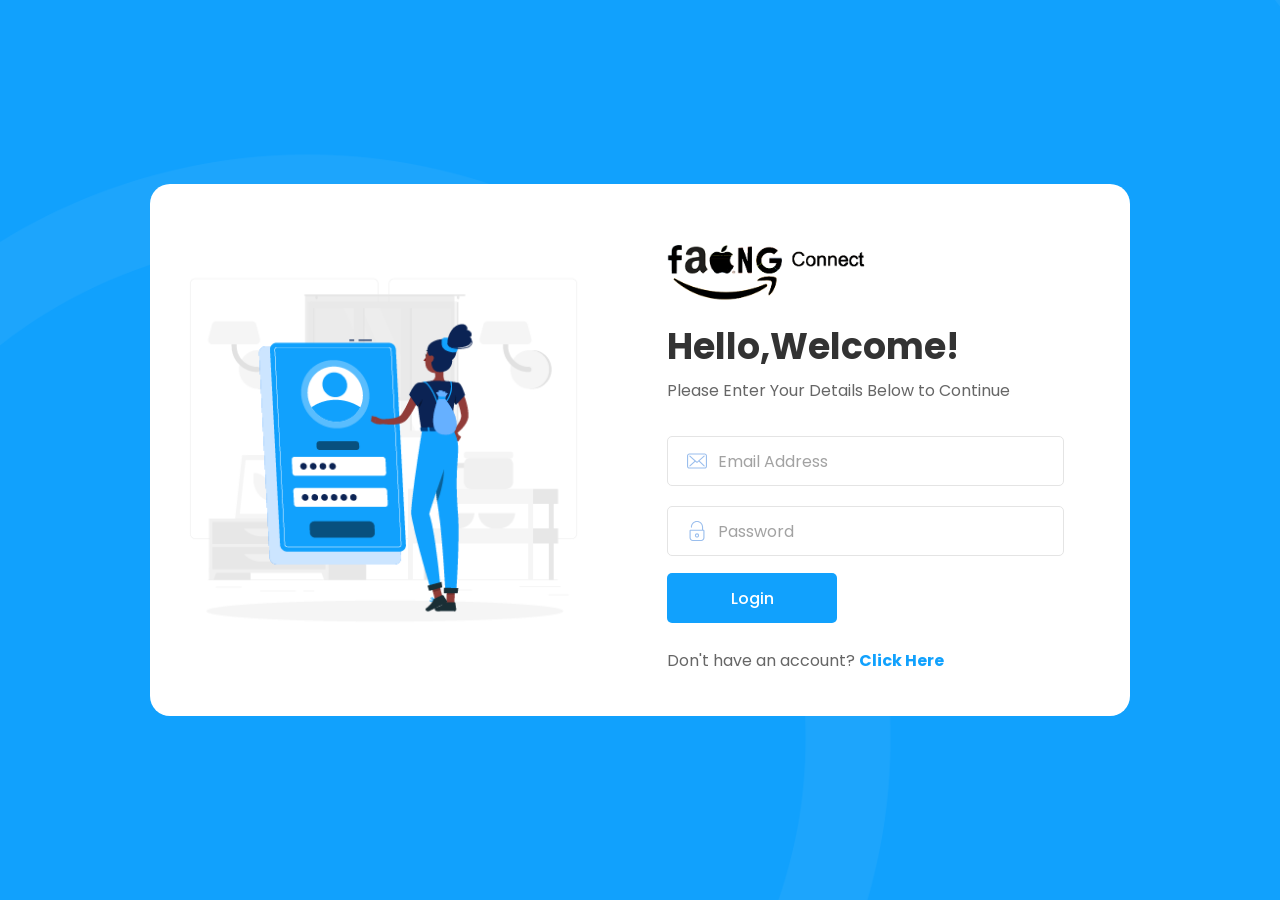
<file: employee/src/main/resources/static/index.html>
<!DOCTYPE html>
<!--[if IE 8]> <html lang="en" class="ie8 no-js"> <![endif]-->
<!--[if IE 9]> <html lang="en" class="ie9 no-js"> <![endif]-->
<!--[if !IE]><!-->
<html lang="zxx">
<!--<![endif]-->
<!-- Begin Head -->

<head>
    <title>FAANGConnect</title>
    <meta charset="utf-8">
    <meta content="width=device-width, initial-scale=1.0" name="viewport">
    <meta name="description" content="">
    <meta name="keywords" content="">
    <meta name="author" content="">
    <meta name="MobileOptimized" content="320">
    <!--Start Style -->
    <link rel="stylesheet" type="text/css" href="css/fonts.css">
    <link rel="stylesheet" type="text/css" href="css/bootstrap.min.css">
    <link rel="stylesheet" type="text/css" href="css/auth.css">
</head>

<body>
    <div class="ad-auth-wrapper">
        <div class="ad-auth-box">
            <div class="row align-items-center">
                <div class="col-xl-6 col-lg-6 col-md-12 col-sm-12 col-12">
                    <div class="ad-auth-img">
                        <img src="img/auth-img1.png" alt="">
                    </div>
                </div>
                <div class="col-xl-6 col-lg-6 col-md-12 col-sm-12 col-12">
                    <div class="ad-auth-content">
                        <form>
                            <a href="index.html" class="ad-auth-logo">
                                <img src="img/Black_background_logo.png" alt="">
                            </a>
                            <h2><span class="primary">Hello,</span>Welcome!</h2>
                            <p>Please Enter Your Details Below to Continue</p>
                            <div id="errorMessage" style="display:none; color:red;">Email or password wrong</div>

                            <div class="ad-auth-form">
                                <div class="ad-auth-feilds mb-30">
                                    <input type="text" id="email" placeholder="Email Address" class="ad-input">
                                    <div class="ad-auth-icon">
                                        <svg xmlns="http://www.w3.org/2000/svg" viewbox="0 0 483.3 483.3"><path d="M424.3,57.75H59.1c-32.6,0-59.1,26.5-59.1,59.1v249.6c0,32.6,26.5,59.1,59.1,59.1h365.1c32.6,0,59.1-26.5,59.1-59.1    v-249.5C483.4,84.35,456.9,57.75,424.3,57.75z M456.4,366.45c0,17.7-14.4,32.1-32.1,32.1H59.1c-17.7,0-32.1-14.4-32.1-32.1v-249.5    c0-17.7,14.4-32.1,32.1-32.1h365.1c17.7,0,32.1,14.4,32.1,32.1v249.5H456.4z" data-original="#000000" class="active-path" data-old_color="#000000" fill="#9abeed"></path><path d="M304.8,238.55l118.2-106c5.5-5,6-13.5,1-19.1c-5-5.5-13.5-6-19.1-1l-163,146.3l-31.8-28.4c-0.1-0.1-0.2-0.2-0.2-0.3    c-0.7-0.7-1.4-1.3-2.2-1.9L78.3,112.35c-5.6-5-14.1-4.5-19.1,1.1c-5,5.6-4.5,14.1,1.1,19.1l119.6,106.9L60.8,350.95    c-5.4,5.1-5.7,13.6-0.6,19.1c2.7,2.8,6.3,4.3,9.9,4.3c3.3,0,6.6-1.2,9.2-3.6l120.9-113.1l32.8,29.3c2.6,2.3,5.8,3.4,9,3.4    c3.2,0,6.5-1.2,9-3.5l33.7-30.2l120.2,114.2c2.6,2.5,6,3.7,9.3,3.7c3.6,0,7.1-1.4,9.8-4.2c5.1-5.4,4.9-14-0.5-19.1L304.8,238.55z" data-original="#000000" class="active-path" data-old_color="#000000" fill="#9abeed"></path></svg>
                                    </div>
                                </div>
                                <div class="ad-auth-feilds">
                                    <input type="password" id="password" placeholder="Password" class="ad-input">
                                    <div class="ad-auth-icon">
                                        <svg xmlns="http://www.w3.org/2000/svg" viewbox="0 0 482.8 482.8"><path d="M395.95,210.4h-7.1v-62.9c0-81.3-66.1-147.5-147.5-147.5c-81.3,0-147.5,66.1-147.5,147.5c0,7.5,6,13.5,13.5,13.5    s13.5-6,13.5-13.5c0-66.4,54-120.5,120.5-120.5c66.4,0,120.5,54,120.5,120.5v62.9h-275c-14.4,0-26.1,11.7-26.1,26.1v168.1    c0,43.1,35.1,78.2,78.2,78.2h204.9c43.1,0,78.2-35.1,78.2-78.2V236.5C422.05,222.1,410.35,210.4,395.95,210.4z M395.05,404.6    c0,28.2-22.9,51.2-51.2,51.2h-204.8c-28.2,0-51.2-22.9-51.2-51.2V237.4h307.2L395.05,404.6L395.05,404.6z" data-original="#000000" class="active-path" data-old_color="#000000" fill="#9abeed"></path><path d="M241.45,399.1c27.9,0,50.5-22.7,50.5-50.5c0-27.9-22.7-50.5-50.5-50.5c-27.9,0-50.5,22.7-50.5,50.5    S213.55,399.1,241.45,399.1z M241.45,325c13,0,23.5,10.6,23.5,23.5s-10.5,23.6-23.5,23.6s-23.5-10.6-23.5-23.5    S228.45,325,241.45,325z" data-original="#000000" class="active-path" data-old_color="#000000" fill="#9abeed"></path></svg>
                                    </div>
                                </div>
                            </div>
                            <div class="ad-auth-btn">
                                <a href="javascript:void(0);" class="ad-btn ad-login-member">Login</a>
                            </div>
                            <p class="ad-register-text">Don't have an account? <a href="register.html">Click Here</a></p>
                        </form>
                    </div>
                </div>
            </div>
            <div class="ad-notifications ad-error">
                <p><span>Duhh!</span>Something Went Wrong</p>
            </div>
        </div>
    </div>
    <script src="https://ajax.googleapis.com/ajax/libs/jquery/3.5.1/jquery.min.js"></script>
    <script src="js/login/login.js"></script>
    <script>
        $(document).ready(function() {
            var urlParams = new URLSearchParams(window.location.search);
            if (urlParams.get('error') === 'true') {
                $('#errorMessage').show();
            }
        });
        </script>
</body>

</html>
</file>
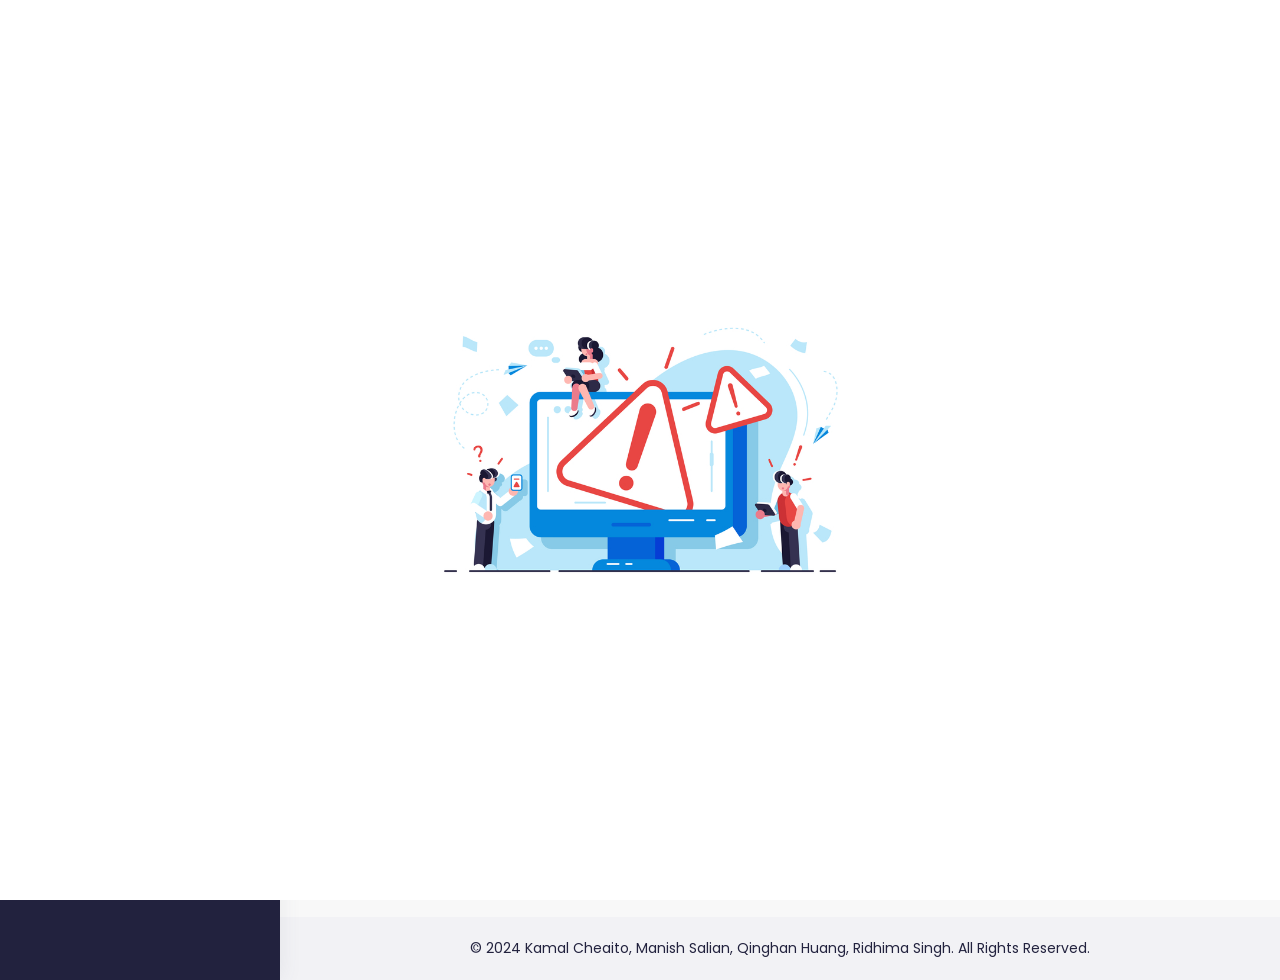
<file: employee/src/main/resources/static/home.html>
<!DOCTYPE html>
<html lang="en">
<head>
    <title>FAANGConnect</title>
    <meta charset="utf-8">
    <meta content="width=device-width, initial-scale=1.0" name="viewport">
    <meta name="MobileOptimized" content="320">
    <!--Start Style -->
    <link rel="stylesheet" type="text/css" href="css/fonts.css">
    <link rel="stylesheet" type="text/css" href="css/range.css">
    <link rel="stylesheet" type="text/css" href="css/bootstrap.min.css">
    <link rel="stylesheet" type="text/css" href="css/font-awesome.min.css">
    <link rel="stylesheet" type="text/css" href="css/icofont.min.css">
    <link rel="stylesheet" type="text/css" href="css/style.css">
    <link rel="stylesheet" href="https://cdnjs.cloudflare.com/ajax/libs/font-awesome/5.15.4/css/all.min.css">
    <link rel="stylesheet" id="theme-change" type="text/css" href="">
</head>

<body>
<div id="loader_body">

</div>
<div id="error_body">

</div>

<!-- Main Body -->
<div class="page-wrapper">
    <!-- Header Start -->
    <header class="header-wrapper main-header">
        <div class="header-inner-wrapper">
            <div class="logo-wrapper">
                <a href="/" class="admin-logo">
                    <img src="img/faangconnect_white.png" alt="">
                </a>
            </div>
            <div class="header-right">
                <div class="header-left">
                    <div class="header-links">
                        <a href="javascript:void(0);" class="toggle-btn">
                            <span></span>
                        </a>
                    </div>
                </div>
                <div class="header-controls">
                    <div class="notification-wrapper header-links">
                        <a href="javascript:void(0);" class="notification-info" onmouseover="updateNotificationTab()">
                            <span class="header-icon">
                                <svg enable-background="new 0 0 512 512" viewbox="0 0 512 512" xmlns="http://www.w3.org/2000/svg"><path d="m450.201 407.453c-1.505-.977-12.832-8.912-24.174-32.917-20.829-44.082-25.201-106.18-25.201-150.511 0-.193-.004-.384-.011-.576-.227-58.589-35.31-109.095-85.514-131.756v-34.657c0-31.45-25.544-57.036-56.942-57.036h-4.719c-31.398 0-56.942 25.586-56.942 57.036v34.655c-50.372 22.734-85.525 73.498-85.525 132.334 0 44.331-4.372 106.428-25.201 150.511-11.341 24.004-22.668 31.939-24.174 32.917-6.342 2.935-9.469 9.715-8.01 16.586 1.473 6.939 7.959 11.723 15.042 11.723h109.947c.614 42.141 35.008 76.238 77.223 76.238s76.609-34.097 77.223-76.238h109.947c7.082 0 13.569-4.784 15.042-11.723 1.457-6.871-1.669-13.652-8.011-16.586zm-223.502-350.417c0-14.881 12.086-26.987 26.942-26.987h4.719c14.856 0 26.942 12.106 26.942 26.987v24.917c-9.468-1.957-19.269-2.987-29.306-2.987-10.034 0-19.832 1.029-29.296 2.984v-24.914zm29.301 424.915c-25.673 0-46.614-20.617-47.223-46.188h94.445c-.608 25.57-21.549 46.188-47.222 46.188zm60.4-76.239c-.003 0-213.385 0-213.385 0 2.595-4.044 5.236-8.623 7.861-13.798 20.104-39.643 30.298-96.129 30.298-167.889 0-63.417 51.509-115.01 114.821-115.01s114.821 51.593 114.821 115.06c0 .185.003.369.01.553.057 71.472 10.25 127.755 30.298 167.286 2.625 5.176 5.267 9.754 7.861 13.798z"></path></svg>
                            </span>
                            <span class="count-notification"></span>
                        </a>
                        <div class="recent-notification">
                            <div class="drop-down-header">
                                <h4>All Notification</h4>
                                <p>You have <span class="count-new-notifications">0</span> new notifications</p>
                            </div>
                            <ul id="notificationList">
                                <!-- func will populate this list -->
                            </ul>
                            <div class="drop-down-footer">
                                <a href="javascript:void(0);" class="btn sm-btn">
                                    View All
                                </a>
                            </div>
                        </div>
                    </div>
                    <div class="user-info-wrapper header-links">
                        <a href="javascript:void(0);" class="user-info">
                            <img src="img/user.png" alt="" class="user-img">
                        </a>
                        <div class="user-info-box">
                            <div class="drop-down-header">
                                <h6 id="user" style="color: white;"></h6>
                            </div>
                            <ul>
                                <!-- <li>
                                    <a href="profile.html">
                                        <i class="far fa-edit"></i> Edit Profile
                                    </a>
                                </li> -->
                                <li>
                                    <a href="index.html">
                                        <i class="fas fa-sign-out-alt"></i> logout
                                    </a>
                                </li>
                            </ul>
                        </div>
                    </div>
                </div>
            </div>
        </div>
    </header>
    <!-- Sidebar Start -->
    <aside class="sidebar-wrapper">
        <div class="side-menu-wrap">
            <ul class="main-menu">
                <li>
                    <a href="home.html">
                        <span class="icon-menu feather-icon">
                            <svg xmlns="http://www.w3.org/2000/svg" width="24" height="24" viewBox="0 0 24 24" fill="none" stroke="currentColor" stroke-width="2" stroke-linecap="round" stroke-linejoin="round" class="feather feather-briefcase"><rect x="2" y="7" width="20" height="14" rx="2" ry="2"></rect><path d="M16 21V5a2 2 0 0 0-2-2h-4a2 2 0 0 0-2 2v16"></path></svg>
                            <!-- <svg xmlns="http://www.w3.org/2000/svg" viewbox="0 0 24 24" fill="none" stroke="currentColor" stroke-width="2" stroke-linecap="round" stroke-linejoin="round" class="feather feather-truck"><rect x="1" y="3" width="15" height="13"></rect><polygon points="16 8 20 8 23 11 23 16 16 16 16 8"></polygon><circle cx="5.5" cy="18.5" r="2.5"></circle><circle cx="18.5" cy="18.5" r="2.5"></circle></svg> -->
                        </span>
                        <span class="menu-text">
                            Job Feed
                        </span>
                    </a>
                </li>
                <li>
                    <a href="myJobs.html">
                        <span class="icon-menu feather-icon">
                            <svg xmlns="http://www.w3.org/2000/svg" viewbox="0 0 24 24" fill="none" stroke="currentColor" stroke-width="2" stroke-linecap="round" stroke-linejoin="round" class="feather feather-home"><path d="M3 9l9-7 9 7v11a2 2 0 0 1-2 2H5a2 2 0 0 1-2-2z"></path><polyline points="9 22 9 12 15 12 15 22"></polyline></svg>
                        </span>
                        <span class="menu-text">
                            My Jobs
                        </span>
                    </a>
                </li>

            </ul>
        </div>
    </aside>
    <!-- Container Start -->
    <div class="page-wrapper">
        <div class="main-content">
            <!-- Page Title Start -->
            <div class="row">
                <div class="colxl-12 col-lg-12 col-md-12 col-sm-12 col-12">
                    <div class="page-title-wrapper">
                        <div class="page-title-box">
                            <h4 class="page-title">All Jobs</h4>
                        </div>
                        <div class="breadcrumb-list">
                            <ul>
                                <li class="breadcrumb-link">
                                    <a href="javascript:void(0);"><i class="fas fa-home mr-2"></i>Dashboard</a>
                                </li>
                                <li class="breadcrumb-link active">All Jobs</li>
                            </ul>
                        </div>
                    </div>
                </div>
            </div>
            <!-- Table Start -->
            <div class="row ad-btm-space">
                <div class="col-xl-3 col-lg-4 col-md-4 col-sm-12">
                    <div class="int-blog-sidebar">
                        <div class="int-sidebar-box">
                            <h4>search</h4>
                            <div class="int-search-btn">
                                <div class="input-group">
                                    <input type="text" placeholder="Search..." id="titleSearch">
                                    <div class="input-group-append">
                                        <button type="button" onclick="filterByTitle()">
                                            <svg xmlns="http://www.w3.org/2000/svg" viewbox="0 0 30.239 30.239" width="18" height="18"><g><g>
                                                <path d="M20.194,3.46c-4.613-4.613-12.121-4.613-16.734,0c-4.612,4.614-4.612,12.121,0,16.735   c4.108,4.107,10.506,4.547,15.116,1.34c0.097,0.459,0.319,0.897,0.676,1.254l6.718,6.718c0.979,0.977,2.561,0.977,3.535,0   c0.978-0.978,0.978-2.56,0-3.535l-6.718-6.72c-0.355-0.354-0.794-0.577-1.253-0.674C24.743,13.967,24.303,7.57,20.194,3.46z    M18.073,18.074c-3.444,3.444-9.049,3.444-12.492,0c-3.442-3.444-3.442-9.048,0-12.492c3.443-3.443,9.048-3.443,12.492,0   C21.517,9.026,21.517,14.63,18.073,18.074z" data-original="#000000" class="active-path" data-old_color="#000000" fill="#ffffff"></path></g></g>
                                            </svg>
                                        </button>
                                    </div>
                                </div>
                            </div>
                        </div>

                        <div class="int-sidebar-box recent-blog-one">
                            <h4>Company</h4>
                            <div class="int-blog-category-mini" >
                                <ul id="company-filter">
                                    <li onclick="filterCompany('all')"><a href="javascript:;"><svg xmlns="http://www.w3.org/2000/svg" width="12px" height="8px">
                                        <path fill-rule="evenodd" fill=" " d="M0.038,4.720 L6.164,4.710 C6.558,4.710 6.878,4.392 6.878,3.999 L6.878,2.016 L9.967,3.999 L5.777,6.688 C5.445,6.901 5.349,7.342 5.563,7.673 C5.777,8.004 6.219,8.099 6.551,7.886 L11.673,4.597 C11.877,4.466 12.000,4.241 12.000,3.999 C12.000,3.756 11.877,3.531 11.673,3.400 L6.551,0.112 C6.331,-0.030 6.051,-0.040 5.822,0.085 C5.592,0.210 5.449,0.449 5.449,0.710 L5.449,3.286 L0.000,3.286 "></path>
                                    </svg> All </a></li>
                                </ul>
                            </div>
                        </div>

                        <div class="int-sidebar-box">
                            <h4>Skills</h4>
                            <div class="int-blog-category-mini">
                                <ul id="skills-table">

                                </ul>
                            </div>
                        </div>

                    </div>
                </div>
                <div class="row">
                    <!-- Styled Table Card-->
                    <div class="col-xl-12 col-lg-12 col-md-12 col-sm-12 col-12">
                        <div class="card table-card">
                            <div class="card-header pb-0">
                                <h4>Jobs List</h4>
                            </div>
                            <div class="card-body">
                                <div class="chart-holder">
                                    <div class="table-responsive">
                                        <table class="table table-styled mb-0">
                                            <thead>
                                            <tr>
                                                <th>Job ID</th>
                                                <th>Company Name</th>
                                                <th>Job Title</th>
                                                <th>Location</th>
                                                <th>Salary</th>
                                                <th>Skills</th>
                                                <th>Details</th>
                                                <th>Apply</th>
                                            </tr>
                                            </thead>
                                            <tbody id="jobs">
                                            </tbody>
                                        </table>
                                    </div>
                                </div>
                            </div>
                            
                        </div>
                    </div>
                    <div id="zeroJobHandler">
                                
                    </div>
                </div>
            </div>
            <div class="ad-footer-btm">
                <p>© 2024 Kamal Cheaito, Manish Salian, Qinghan Huang, Ridhima Singh. All rights reserved.</p>
            </div>
        </div>
    </div>
    <div id="overlay" onclick="closePopup()"></div>
    <div id="popup" class="popup">
        <!-- <div class="popupcontrols">
            <span id="popupclose" onclick="closePopup()">X</span>
        </div> -->
        <div class="popupcontent">
            <h1 id="popupContent"></h1>
        </div>
    </div>
</div>


<!-- Script Start -->
<script src="js/jquery.min.js"></script>
<script src="js/popper.min.js"></script>
<script src="js/bootstrap.min.js"></script>
<script src="js/custom.js"></script>
<script src="js/findjob.js"></script>
<script src="js/range.js"></script>
<script>
    function updateNotificationTab() {
    

    // Fetch notification messages from the server
    fetch('http://localhost:8087/getNotificationMessages')
        .then(response => {
            
            return response.json();
        })
        .then(messages => {
            

            const notificationWrapper = document.querySelector('.notification-wrapper');
            const countNotification = notificationWrapper.querySelector('.count-notification');
            const countNewNotifications = notificationWrapper.querySelector('.count-new-notifications');
            const notificationList = document.getElementById('notificationList');

            // Update count
            
            countNotification.textContent = messages.length;
            countNewNotifications.textContent = messages.length;

            // Clear existing notifications
            
            notificationList.innerHTML = '';

            // Add new notifications
            
            messages.forEach((message, index) => {
                const listItem = document.createElement('li');
                listItem.innerHTML = `
                    <a href="javascript:void(0);">
                        <h5><i class="fas fa-exclamation-circle mr-2"></i>Notification ${index + 1}</h5>
                        <p>${message}</p>
                    </a>
                `;
                notificationList.appendChild(listItem);
            });

            
        })
        .catch(error => {
            console.error('Error fetching notification messages:', error);
        });
}

// Initial call to updateNotificationTab when the page loads
updateNotificationTab();

function sendNotification(message) {
            localStorage.setItem('notificationMessage', message);
        }

</script>
</body>

</html>
</file>
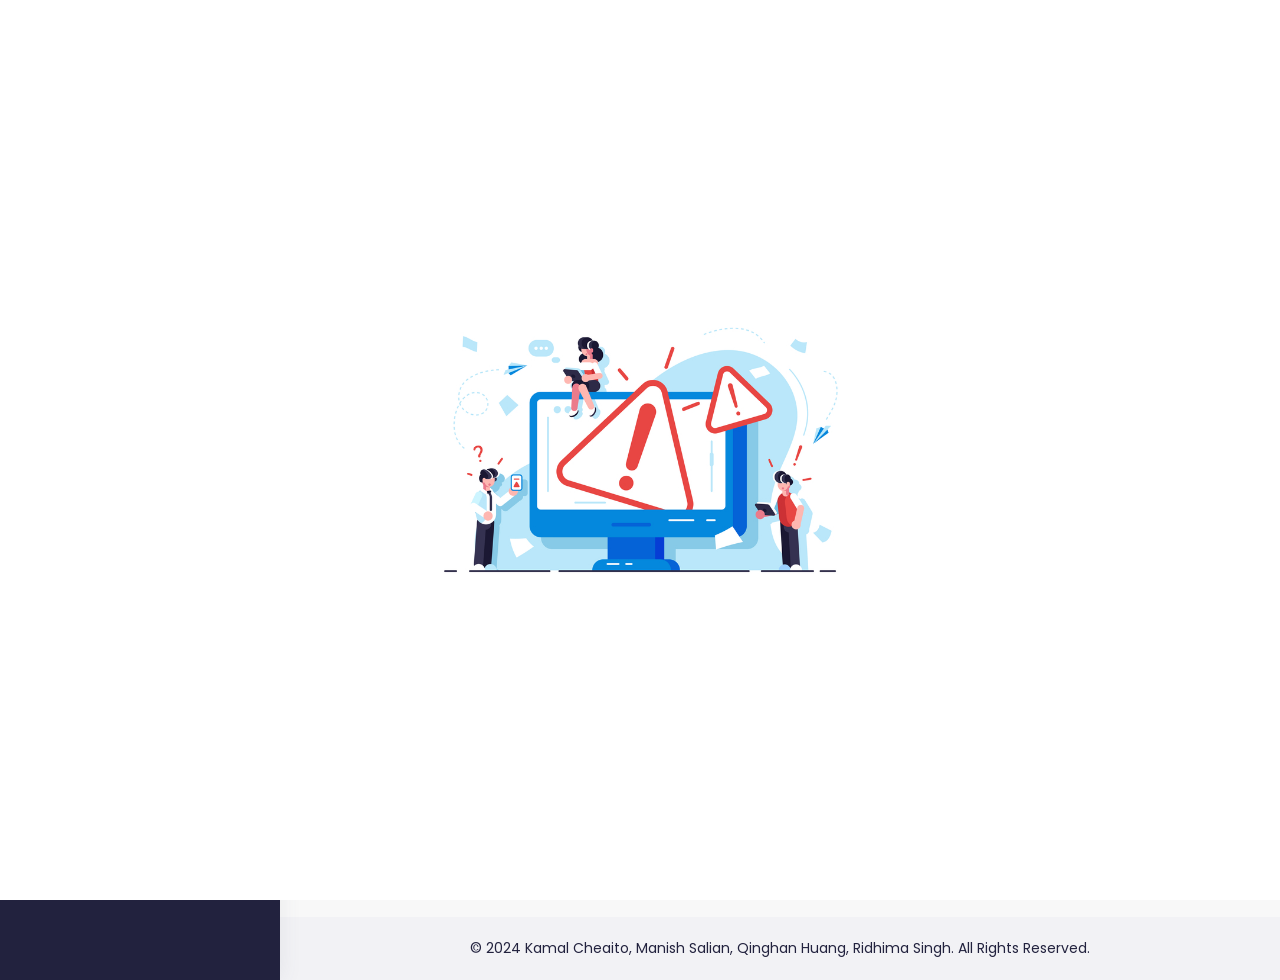
<file: employee/src/main/resources/static/myJobs.html>
<!DOCTYPE html>
<html lang="en">
<head>
    <title>FAANGConnect</title>
    <meta charset="utf-8">
    <meta content="width=device-width, initial-scale=1.0" name="viewport">
    <meta name="MobileOptimized" content="320">
    <!--Start Style -->
    <link rel="stylesheet" type="text/css" href="css/fonts.css">
    <link rel="stylesheet" type="text/css" href="css/bootstrap.min.css">
    <link rel="stylesheet" type="text/css" href="css/font-awesome.min.css">
    <link rel="stylesheet" type="text/css" href="css/icofont.min.css">
    <link rel="stylesheet" type="text/css" href="css/style.css">
    <link rel="stylesheet" href="https://cdnjs.cloudflare.com/ajax/libs/font-awesome/5.15.4/css/all.min.css">
    <link rel="stylesheet" id="theme-change" type="text/css" href="">
</head>

<body>
<div id="loader_body">

</div>
<div id="error_body">

</div>
<!-- Main Body -->
<div class="page-wrapper">
    <!-- Header Start -->
    <header class="header-wrapper main-header">
        <div class="header-inner-wrapper">
            <div class="logo-wrapper">
                <a href="/" class="admin-logo">
                    <img src="img/faangconnect_white.png" alt="">
                </a>
            </div>
            <div class="header-right">
                <div class="header-left">
                    <div class="header-links">
                        <a href="javascript:void(0);" class="toggle-btn">
                            <span></span>
                        </a>
                    </div>
                </div>
                <div class="header-controls">
                    <div class="notification-wrapper header-links">
                        <a href="javascript:void(0);" class="notification-info" onmouseover="updateNotificationTab()">
                                <span class="header-icon">
                                    <svg enable-background="new 0 0 512 512" viewbox="0 0 512 512" xmlns="http://www.w3.org/2000/svg"><path d="m450.201 407.453c-1.505-.977-12.832-8.912-24.174-32.917-20.829-44.082-25.201-106.18-25.201-150.511 0-.193-.004-.384-.011-.576-.227-58.589-35.31-109.095-85.514-131.756v-34.657c0-31.45-25.544-57.036-56.942-57.036h-4.719c-31.398 0-56.942 25.586-56.942 57.036v34.655c-50.372 22.734-85.525 73.498-85.525 132.334 0 44.331-4.372 106.428-25.201 150.511-11.341 24.004-22.668 31.939-24.174 32.917-6.342 2.935-9.469 9.715-8.01 16.586 1.473 6.939 7.959 11.723 15.042 11.723h109.947c.614 42.141 35.008 76.238 77.223 76.238s76.609-34.097 77.223-76.238h109.947c7.082 0 13.569-4.784 15.042-11.723 1.457-6.871-1.669-13.652-8.011-16.586zm-223.502-350.417c0-14.881 12.086-26.987 26.942-26.987h4.719c14.856 0 26.942 12.106 26.942 26.987v24.917c-9.468-1.957-19.269-2.987-29.306-2.987-10.034 0-19.832 1.029-29.296 2.984v-24.914zm29.301 424.915c-25.673 0-46.614-20.617-47.223-46.188h94.445c-.608 25.57-21.549 46.188-47.222 46.188zm60.4-76.239c-.003 0-213.385 0-213.385 0 2.595-4.044 5.236-8.623 7.861-13.798 20.104-39.643 30.298-96.129 30.298-167.889 0-63.417 51.509-115.01 114.821-115.01s114.821 51.593 114.821 115.06c0 .185.003.369.01.553.057 71.472 10.25 127.755 30.298 167.286 2.625 5.176 5.267 9.754 7.861 13.798z"></path></svg>
                                </span>
                            <span class="count-notification"></span>
                        </a>
                        <div class="recent-notification">
                            <div class="drop-down-header">
                                <h4>All Notification</h4>
                                <p>You have <span class="count-new-notifications">0</span> new notifications</p>
                            </div>
                            <ul id="notificationList">
                                <!-- func will populate this list -->
                            </ul>
                            <div class="drop-down-footer">
                                <a href="javascript:void(0);" class="btn sm-btn">
                                    View All
                                </a>
                            </div>
                        </div>
                    </div>
                    <div class="user-info-wrapper header-links">
                        <a href="javascript:void(0);" class="user-info">
                            <img src="img/user.png" alt="" class="user-img">
                        </a>
                        <div class="user-info-box">
                            <div class="drop-down-header">
                                <h6 id="user" style="color: white;"></h6>
                            </div>
                            <ul>
                                <!-- <li>
                                    <a href="profile.html">
                                        <i class="far fa-edit"></i> Edit Profile
                                    </a>
                                </li> -->
                                <li>
                                    <a href="index.html">
                                        <i class="fas fa-sign-out-alt"></i> logout
                                    </a>
                                </li>
                            </ul>
                        </div>
                    </div>
                </div>
            </div>
        </div>
    </header>
    <!-- Sidebar Start -->
    <aside class="sidebar-wrapper">
        <div class="side-menu-wrap">
            <ul class="main-menu">

                <li>
                    <a href="home.html">
                            <span class="icon-menu feather-icon">
                                <svg xmlns="http://www.w3.org/2000/svg" width="24" height="24" viewBox="0 0 24 24" fill="none" stroke="currentColor" stroke-width="2" stroke-linecap="round" stroke-linejoin="round" class="feather feather-briefcase"><rect x="2" y="7" width="20" height="14" rx="2" ry="2"></rect><path d="M16 21V5a2 2 0 0 0-2-2h-4a2 2 0 0 0-2 2v16"></path></svg>
                            </span>
                        <span class="menu-text">
                                Job Feed
                            </span>
                    </a>
                </li>
                <li>
                    <a href="myJobs.html">
                            <span class="icon-menu feather-icon">
                                <svg xmlns="http://www.w3.org/2000/svg" viewbox="0 0 24 24" fill="none" stroke="currentColor" stroke-width="2" stroke-linecap="round" stroke-linejoin="round" class="feather feather-home"><path d="M3 9l9-7 9 7v11a2 2 0 0 1-2 2H5a2 2 0 0 1-2-2z"></path><polyline points="9 22 9 12 15 12 15 22"></polyline></svg>
                            </span>
                        <span class="menu-text">
                                My Jobs
                            </span>
                    </a>
                </li>

            </ul>
        </div>
    </aside>
    <!-- Container Start -->
    <div class="page-wrapper">
        <div class="main-content">
            <!-- Page Title Start -->
            <div class="row">
                <div class="colxl-12 col-lg-12 col-md-12 col-sm-12 col-12">
                    <div class="page-title-wrapper">
                        <div class="page-title-box ad-title-box-use">
                            <h4 class="page-title">Applied Jobs</h4>
                        </div>
                    </div>
                </div>
            </div>
            <!-- Table Start -->
            <div class="row">
                <!-- Styled Table Card-->
                <div class="col-xl-12 col-lg-12 col-md-12 col-sm-12 col-12">
                    <div class="card table-card">
                        <div class="card-header pb-0">
                            <h4>Jobs Applied List</h4>
                        </div>
                        <div class="card-body">
                            <div class="chart-holder">
                                <div class="table-responsive">
                                    <table class="table table-styled mb-0">
                                        <thead>
                                        <tr>
                                            <th>Job ID</th>
                                            <th>Company Name</th>
                                            <th>Date Applied</th>
                                            <th>Job Title</th>
                                            <th>Location</th>
                                            <th>Salary</th>
                                            <th>Skills</th>
                                            <th>View Details</th>
                                        </tr>
                                        </thead>
                                        <tbody id="jobs">
                                        </tbody>
                                    </table>
                                </div>
                            </div>
                        </div>
                    </div>
                </div>
            </div>

            <div class="ad-footer-btm">
                <p>© 2024 Kamal Cheaito, Manish Salian, Qinghan Huang, Ridhima Singh. All rights reserved.</p>
            </div>
        </div>
    </div>
    <div id="overlay" onclick="closePopup()"></div>
    <div id="popup" class="popup">


    </div>
</div>
<!-- Script Start -->
<script src="js/app.js"></script>
<script src="js/jquery.min.js"></script>
<script src="js/popper.min.js"></script>
<script src="js/bootstrap.min.js"></script>
<script src="js/custom.js"></script>
<script>
    function updateNotificationTab() {
    console.log('Fetching notification messages from the server...');

    // Fetch notification messages from the server
    fetch('http://localhost:8087/getNotificationMessages')
        .then(response => {
            console.log('Received response from the server:', response);
            return response.json();
        })
        .then(messages => {
            console.log('Received notification messages:', messages);

            const notificationWrapper = document.querySelector('.notification-wrapper');
            const countNotification = notificationWrapper.querySelector('.count-notification');
            const countNewNotifications = notificationWrapper.querySelector('.count-new-notifications');
            const notificationList = document.getElementById('notificationList');

            // Update count
            console.log('Updating notification count:', messages.length);
            countNotification.textContent = messages.length;
            countNewNotifications.textContent = messages.length;

            // Clear existing notifications
            console.log('Clearing existing notifications...');
            notificationList.innerHTML = '';

            // Add new notifications
            console.log('Adding new notifications...');
            messages.forEach((message, index) => {
                const listItem = document.createElement('li');
                listItem.innerHTML = `
                    <a href="javascript:void(0);">
                    <a href="javascript:void(0);">
                        <h5><i class="fas fa-exclamation-circle mr-2"></i>Notification ${index + 1}</h5>
                        <p>${message}</p>
                    </a>
                `;
                notificationList.appendChild(listItem);
            });

            console.log('Notification tab updated successfully!');
        })
        .catch(error => {
            console.error('Error fetching notification messages:', error);
        });
}

// Initial call to updateNotificationTab when the page loads
updateNotificationTab();

</script>
</body>
</html>
</file>
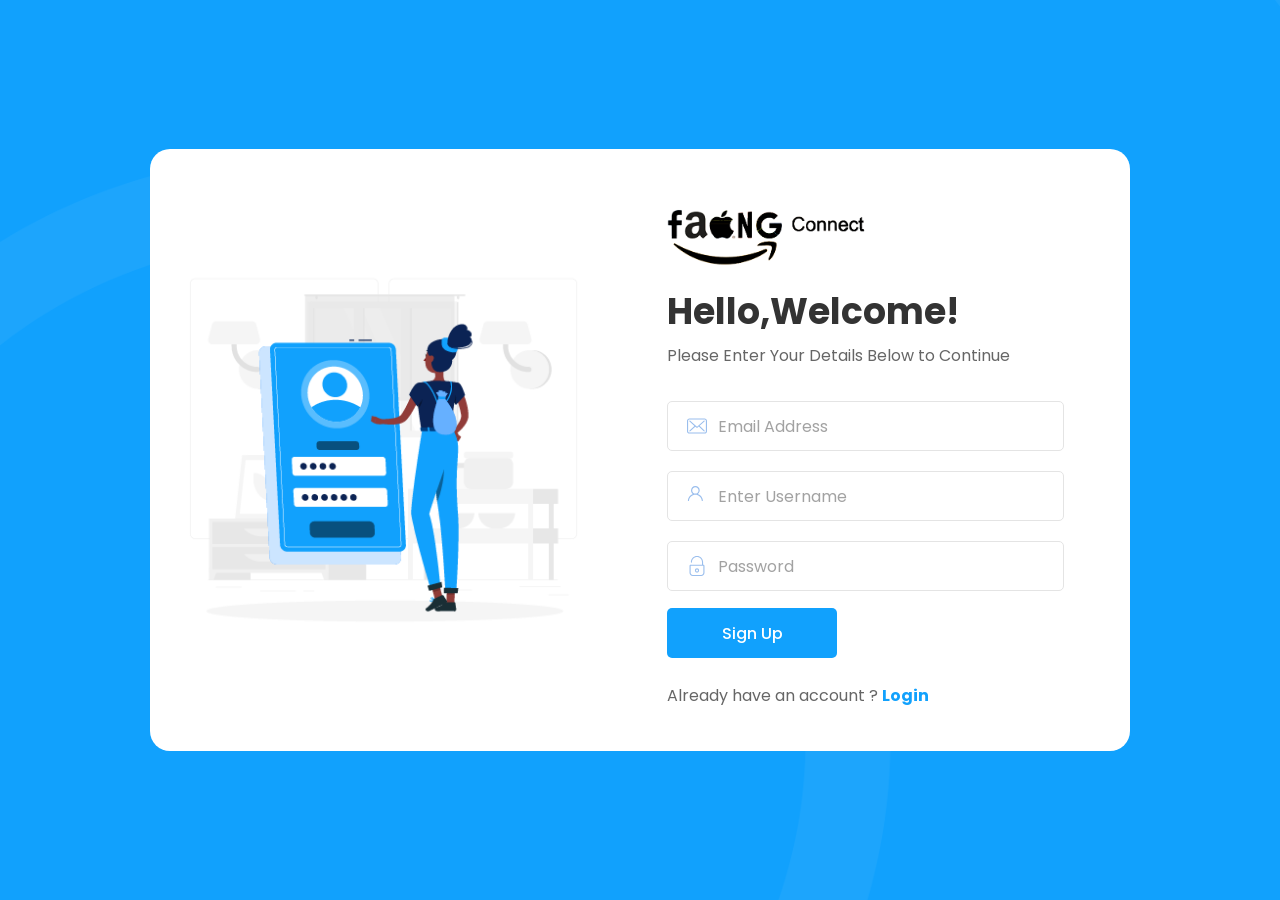
<file: employee/src/main/resources/static/register.html>
<!DOCTYPE html>
<!--[if IE 8]> <html lang="en" class="ie8 no-js"> <![endif]-->
<!--[if IE 9]> <html lang="en" class="ie9 no-js"> <![endif]-->
<!--[if !IE]><!-->
<html lang="zxx">
<!--<![endif]-->
<!-- Begin Head -->

<head>
    <title>FAANGConnect</title>
    <meta charset="utf-8">
    <meta content="width=device-width, initial-scale=1.0" name="viewport">
    <meta name="description" content="">
    <meta name="keywords" content="">
    <meta name="author" content="">
    <meta name="MobileOptimized" content="320">
    <!--Start Style -->
    <link rel="stylesheet" type="text/css" href="css/fonts.css">
    <link rel="stylesheet" type="text/css" href="css/bootstrap.min.css">
    <link rel="stylesheet" type="text/css" href="css/auth.css">
</head>

<body>
    <div class="ad-auth-wrapper">
        <div class="ad-auth-box">
            <div class="row align-items-center">
                <div class="col-xl-6 col-lg-6 col-md-12 col-sm-12 col-12">
                    <div class="ad-auth-img">
                        <img src="img/auth-img1.png" alt="">
                    </div>
                </div>
                <div class="col-xl-6 col-lg-6 col-md-12 col-sm-12 col-12">
                    <div class="ad-auth-content">
                        <form>
                            <a href="index.html" class="ad-auth-logo">
                                <img src="img/Black_background_logo.png" alt="">
                            </a>
                            <h2><span class="primary">Hello,</span>Welcome!</h2>
                            <p>Please Enter Your Details Below to Continue</p>
                            <div class="ad-auth-form">

                                <div class="ad-auth-feilds mb-30">
                                    <input type="text" placeholder="Email Address" id="email"  class="ad-input">
                                    <div class="ad-auth-icon">
                                        <svg xmlns="http://www.w3.org/2000/svg" viewbox="0 0 483.3 483.3"><path d="M424.3,57.75H59.1c-32.6,0-59.1,26.5-59.1,59.1v249.6c0,32.6,26.5,59.1,59.1,59.1h365.1c32.6,0,59.1-26.5,59.1-59.1    v-249.5C483.4,84.35,456.9,57.75,424.3,57.75z M456.4,366.45c0,17.7-14.4,32.1-32.1,32.1H59.1c-17.7,0-32.1-14.4-32.1-32.1v-249.5    c0-17.7,14.4-32.1,32.1-32.1h365.1c17.7,0,32.1,14.4,32.1,32.1v249.5H456.4z" data-original="#000000" class="active-path" data-old_color="#000000" fill="#9abeed"></path><path d="M304.8,238.55l118.2-106c5.5-5,6-13.5,1-19.1c-5-5.5-13.5-6-19.1-1l-163,146.3l-31.8-28.4c-0.1-0.1-0.2-0.2-0.2-0.3    c-0.7-0.7-1.4-1.3-2.2-1.9L78.3,112.35c-5.6-5-14.1-4.5-19.1,1.1c-5,5.6-4.5,14.1,1.1,19.1l119.6,106.9L60.8,350.95    c-5.4,5.1-5.7,13.6-0.6,19.1c2.7,2.8,6.3,4.3,9.9,4.3c3.3,0,6.6-1.2,9.2-3.6l120.9-113.1l32.8,29.3c2.6,2.3,5.8,3.4,9,3.4    c3.2,0,6.5-1.2,9-3.5l33.7-30.2l120.2,114.2c2.6,2.5,6,3.7,9.3,3.7c3.6,0,7.1-1.4,9.8-4.2c5.1-5.4,4.9-14-0.5-19.1L304.8,238.55z" data-original="#000000" class="active-path" data-old_color="#000000" fill="#9abeed"></path></svg>
                                    </div>
                                </div>

                                <div class="ad-auth-feilds mb-30">
                                    <input type="text" placeholder="Enter Username" id="username" class="ad-input">
                                    <div class="ad-auth-icon">
                                        <svg xmlns="http://www.w3.org/2000/svg" xmlns:xlink="http://www.w3.org/1999/xlink" width="16px" height="16px">
										<path fill-rule="evenodd" fill="rgb(154, 190, 237)" d="M13.696,9.759 C12.876,8.942 11.901,8.337 10.837,7.971 C11.989,7.180 12.742,5.850 12.725,4.349 C12.698,1.961 10.713,0.031 8.318,0.062 C5.946,0.093 4.026,2.026 4.026,4.398 C4.026,5.879 4.774,7.189 5.914,7.971 C4.850,8.337 3.875,8.942 3.055,9.759 C1.786,11.025 1.026,12.663 0.878,14.426 C0.849,14.768 1.117,15.063 1.462,15.063 L1.466,15.063 C1.772,15.063 2.024,14.827 2.050,14.523 C2.325,11.285 5.057,8.734 8.375,8.734 C11.694,8.734 14.425,11.285 14.701,14.523 C14.727,14.827 14.979,15.063 15.285,15.063 L15.289,15.063 C15.634,15.063 15.902,14.768 15.873,14.426 C15.725,12.663 14.965,11.025 13.696,9.759 ZM8.375,7.562 C6.625,7.562 5.201,6.143 5.201,4.398 C5.201,2.653 6.625,1.234 8.375,1.234 C10.126,1.234 11.550,2.653 11.550,4.398 C11.550,6.143 10.126,7.562 8.375,7.562 Z"></path>
										</svg>
                                    </div>
                                </div>
                                
                                <div class="ad-auth-feilds">
                                    <input type="password" placeholder="Password" id="password" class="ad-input">
                                    <div class="ad-auth-icon">
                                        <svg xmlns="http://www.w3.org/2000/svg" viewbox="0 0 482.8 482.8"><path d="M395.95,210.4h-7.1v-62.9c0-81.3-66.1-147.5-147.5-147.5c-81.3,0-147.5,66.1-147.5,147.5c0,7.5,6,13.5,13.5,13.5    s13.5-6,13.5-13.5c0-66.4,54-120.5,120.5-120.5c66.4,0,120.5,54,120.5,120.5v62.9h-275c-14.4,0-26.1,11.7-26.1,26.1v168.1    c0,43.1,35.1,78.2,78.2,78.2h204.9c43.1,0,78.2-35.1,78.2-78.2V236.5C422.05,222.1,410.35,210.4,395.95,210.4z M395.05,404.6    c0,28.2-22.9,51.2-51.2,51.2h-204.8c-28.2,0-51.2-22.9-51.2-51.2V237.4h307.2L395.05,404.6L395.05,404.6z" data-original="#000000" class="active-path" data-old_color="#000000" fill="#9abeed"></path><path d="M241.45,399.1c27.9,0,50.5-22.7,50.5-50.5c0-27.9-22.7-50.5-50.5-50.5c-27.9,0-50.5,22.7-50.5,50.5    S213.55,399.1,241.45,399.1z M241.45,325c13,0,23.5,10.6,23.5,23.5s-10.5,23.6-23.5,23.6s-23.5-10.6-23.5-23.5    S228.45,325,241.45,325z" data-original="#000000" class="active-path" data-old_color="#000000" fill="#9abeed"></path></svg>
                                    </div>
                                </div>
                            </div>
                            
                            <div class="ad-auth-btn">
                                <a href="javascript:void(0);" class="ad-btn ad-login-member"  id="signup">Sign up</a>
                            </div>
                            <p class="ad-register-text">Already have an account ? <a href="index.html">Login</a></p>
                        </form>
                    </div>
                </div>
            </div>
            <div class="ad-notifications ad-error">
                <p><span>Duhh!</span>Something Went Wrong</p>
            </div>
        </div>
    </div>
    <script src="https://ajax.googleapis.com/ajax/libs/jquery/3.5.1/jquery.min.js"></script>
    <script src="js/login/register.js"></script>
</body>

</html>
</file>
<file: employee/src/main/resources/static/css/fonts.css>
/* devanagari */
@font-face {
  font-family: 'Poppins';
  font-style: normal;
  font-weight: 100;
  font-display: swap;
  src: local('Poppins Thin'), local('Poppins-Thin'), url(../font/pxiGyp8kv8JHgFVrLPTucXtAKPY.woff2) format('woff2');
  unicode-range: U+0900-097F, U+1CD0-1CF6, U+1CF8-1CF9, U+200C-200D, U+20A8, U+20B9, U+25CC, U+A830-A839, U+A8E0-A8FB;
}
/* latin-ext */
@font-face {
  font-family: 'Poppins';
  font-style: normal;
  font-weight: 100;
  font-display: swap;
  src: local('Poppins Thin'), local('Poppins-Thin'), url(../font/pxiGyp8kv8JHgFVrLPTufntAKPY.woff2) format('woff2');
  unicode-range: U+0100-024F, U+0259, U+1E00-1EFF, U+2020, U+20A0-20AB, U+20AD-20CF, U+2113, U+2C60-2C7F, U+A720-A7FF;
}
/* latin */
@font-face {
  font-family: 'Poppins';
  font-style: normal;
  font-weight: 100;
  font-display: swap;
  src: local('Poppins Thin'), local('Poppins-Thin'), url(../font/pxiGyp8kv8JHgFVrLPTucHtA.woff2) format('woff2');
  unicode-range: U+0000-00FF, U+0131, U+0152-0153, U+02BB-02BC, U+02C6, U+02DA, U+02DC, U+2000-206F, U+2074, U+20AC, U+2122, U+2191, U+2193, U+2212, U+2215, U+FEFF, U+FFFD;
}
/* devanagari */
@font-face {
  font-family: 'Poppins';
  font-style: normal;
  font-weight: 200;
  font-display: swap;
  src: local('Poppins ExtraLight'), local('Poppins-ExtraLight'), url(../font/pxiByp8kv8JHgFVrLFj_Z11lFc-K.woff2) format('woff2');
  unicode-range: U+0900-097F, U+1CD0-1CF6, U+1CF8-1CF9, U+200C-200D, U+20A8, U+20B9, U+25CC, U+A830-A839, U+A8E0-A8FB;
}
/* latin-ext */
@font-face {
  font-family: 'Poppins';
  font-style: normal;
  font-weight: 200;
  font-display: swap;
  src: local('Poppins ExtraLight'), local('Poppins-ExtraLight'), url(../font/pxiByp8kv8JHgFVrLFj_Z1JlFc-K.woff2) format('woff2');
  unicode-range: U+0100-024F, U+0259, U+1E00-1EFF, U+2020, U+20A0-20AB, U+20AD-20CF, U+2113, U+2C60-2C7F, U+A720-A7FF;
}
/* latin */
@font-face {
  font-family: 'Poppins';
  font-style: normal;
  font-weight: 200;
  font-display: swap;
  src: local('Poppins ExtraLight'), local('Poppins-ExtraLight'), url(../font/pxiByp8kv8JHgFVrLFj_Z1xlFQ.woff2) format('woff2');
  unicode-range: U+0000-00FF, U+0131, U+0152-0153, U+02BB-02BC, U+02C6, U+02DA, U+02DC, U+2000-206F, U+2074, U+20AC, U+2122, U+2191, U+2193, U+2212, U+2215, U+FEFF, U+FFFD;
}
/* devanagari */
@font-face {
  font-family: 'Poppins';
  font-style: normal;
  font-weight: 300;
  font-display: swap;
  src: local('Poppins Light'), local('Poppins-Light'), url(../font/pxiByp8kv8JHgFVrLDz8Z11lFc-K.woff2) format('woff2');
  unicode-range: U+0900-097F, U+1CD0-1CF6, U+1CF8-1CF9, U+200C-200D, U+20A8, U+20B9, U+25CC, U+A830-A839, U+A8E0-A8FB;
}
/* latin-ext */
@font-face {
  font-family: 'Poppins';
  font-style: normal;
  font-weight: 300;
  font-display: swap;
  src: local('Poppins Light'), local('Poppins-Light'), url(../font/pxiByp8kv8JHgFVrLDz8Z1JlFc-K.woff2) format('woff2');
  unicode-range: U+0100-024F, U+0259, U+1E00-1EFF, U+2020, U+20A0-20AB, U+20AD-20CF, U+2113, U+2C60-2C7F, U+A720-A7FF;
}
/* latin */
@font-face {
  font-family: 'Poppins';
  font-style: normal;
  font-weight: 300;
  font-display: swap;
  src: local('Poppins Light'), local('Poppins-Light'), url(../font/pxiByp8kv8JHgFVrLDz8Z1xlFQ.woff2) format('woff2');
  unicode-range: U+0000-00FF, U+0131, U+0152-0153, U+02BB-02BC, U+02C6, U+02DA, U+02DC, U+2000-206F, U+2074, U+20AC, U+2122, U+2191, U+2193, U+2212, U+2215, U+FEFF, U+FFFD;
}
/* devanagari */
@font-face {
  font-family: 'Poppins';
  font-style: normal;
  font-weight: 400;
  font-display: swap;
  src: local('Poppins Regular'), local('Poppins-Regular'), url(../font/pxiEyp8kv8JHgFVrJJbecmNE.woff2) format('woff2');
  unicode-range: U+0900-097F, U+1CD0-1CF6, U+1CF8-1CF9, U+200C-200D, U+20A8, U+20B9, U+25CC, U+A830-A839, U+A8E0-A8FB;
}
/* latin-ext */
@font-face {
  font-family: 'Poppins';
  font-style: normal;
  font-weight: 400;
  font-display: swap;
  src: local('Poppins Regular'), local('Poppins-Regular'), url(../font/pxiEyp8kv8JHgFVrJJnecmNE.woff2) format('woff2');
  unicode-range: U+0100-024F, U+0259, U+1E00-1EFF, U+2020, U+20A0-20AB, U+20AD-20CF, U+2113, U+2C60-2C7F, U+A720-A7FF;
}
/* latin */
@font-face {
  font-family: 'Poppins';
  font-style: normal;
  font-weight: 400;
  font-display: swap;
  src: local('Poppins Regular'), local('Poppins-Regular'), url(../font/pxiEyp8kv8JHgFVrJJfecg.woff2) format('woff2');
  unicode-range: U+0000-00FF, U+0131, U+0152-0153, U+02BB-02BC, U+02C6, U+02DA, U+02DC, U+2000-206F, U+2074, U+20AC, U+2122, U+2191, U+2193, U+2212, U+2215, U+FEFF, U+FFFD;
}
/* devanagari */
@font-face {
  font-family: 'Poppins';
  font-style: normal;
  font-weight: 500;
  font-display: swap;
  src: local('Poppins Medium'), local('Poppins-Medium'), url(../font/pxiByp8kv8JHgFVrLGT9Z11lFc-K.woff2) format('woff2');
  unicode-range: U+0900-097F, U+1CD0-1CF6, U+1CF8-1CF9, U+200C-200D, U+20A8, U+20B9, U+25CC, U+A830-A839, U+A8E0-A8FB;
}
/* latin-ext */
@font-face {
  font-family: 'Poppins';
  font-style: normal;
  font-weight: 500;
  font-display: swap;
  src: local('Poppins Medium'), local('Poppins-Medium'), url(../font/pxiByp8kv8JHgFVrLGT9Z1JlFc-K.woff2) format('woff2');
  unicode-range: U+0100-024F, U+0259, U+1E00-1EFF, U+2020, U+20A0-20AB, U+20AD-20CF, U+2113, U+2C60-2C7F, U+A720-A7FF;
}
/* latin */
@font-face {
  font-family: 'Poppins';
  font-style: normal;
  font-weight: 500;
  font-display: swap;
  src: local('Poppins Medium'), local('Poppins-Medium'), url(../font/pxiByp8kv8JHgFVrLGT9Z1xlFQ.woff2) format('woff2');
  unicode-range: U+0000-00FF, U+0131, U+0152-0153, U+02BB-02BC, U+02C6, U+02DA, U+02DC, U+2000-206F, U+2074, U+20AC, U+2122, U+2191, U+2193, U+2212, U+2215, U+FEFF, U+FFFD;
}
/* devanagari */
@font-face {
  font-family: 'Poppins';
  font-style: normal;
  font-weight: 600;
  font-display: swap;
  src: local('Poppins SemiBold'), local('Poppins-SemiBold'), url(../font/pxiByp8kv8JHgFVrLEj6Z11lFc-K.woff2) format('woff2');
  unicode-range: U+0900-097F, U+1CD0-1CF6, U+1CF8-1CF9, U+200C-200D, U+20A8, U+20B9, U+25CC, U+A830-A839, U+A8E0-A8FB;
}
/* latin-ext */
@font-face {
  font-family: 'Poppins';
  font-style: normal;
  font-weight: 600;
  font-display: swap;
  src: local('Poppins SemiBold'), local('Poppins-SemiBold'), url(../font/pxiByp8kv8JHgFVrLEj6Z1JlFc-K.woff2) format('woff2');
  unicode-range: U+0100-024F, U+0259, U+1E00-1EFF, U+2020, U+20A0-20AB, U+20AD-20CF, U+2113, U+2C60-2C7F, U+A720-A7FF;
}
/* latin */
@font-face {
  font-family: 'Poppins';
  font-style: normal;
  font-weight: 600;
  font-display: swap;
  src: local('Poppins SemiBold'), local('Poppins-SemiBold'), url(../font/pxiByp8kv8JHgFVrLEj6Z1xlFQ.woff2) format('woff2');
  unicode-range: U+0000-00FF, U+0131, U+0152-0153, U+02BB-02BC, U+02C6, U+02DA, U+02DC, U+2000-206F, U+2074, U+20AC, U+2122, U+2191, U+2193, U+2212, U+2215, U+FEFF, U+FFFD;
}
/* devanagari */
@font-face {
  font-family: 'Poppins';
  font-style: normal;
  font-weight: 700;
  font-display: swap;
  src: local('Poppins Bold'), local('Poppins-Bold'), url(../font/pxiByp8kv8JHgFVrLCz7Z11lFc-K.woff2) format('woff2');
  unicode-range: U+0900-097F, U+1CD0-1CF6, U+1CF8-1CF9, U+200C-200D, U+20A8, U+20B9, U+25CC, U+A830-A839, U+A8E0-A8FB;
}
/* latin-ext */
@font-face {
  font-family: 'Poppins';
  font-style: normal;
  font-weight: 700;
  font-display: swap;
  src: local('Poppins Bold'), local('Poppins-Bold'), url(../font/pxiByp8kv8JHgFVrLCz7Z1JlFc-K.woff2) format('woff2');
  unicode-range: U+0100-024F, U+0259, U+1E00-1EFF, U+2020, U+20A0-20AB, U+20AD-20CF, U+2113, U+2C60-2C7F, U+A720-A7FF;
}
/* latin */
@font-face {
  font-family: 'Poppins';
  font-style: normal;
  font-weight: 700;
  font-display: swap;
  src: local('Poppins Bold'), local('Poppins-Bold'), url(../font/pxiByp8kv8JHgFVrLCz7Z1xlFQ.woff2) format('woff2');
  unicode-range: U+0000-00FF, U+0131, U+0152-0153, U+02BB-02BC, U+02C6, U+02DA, U+02DC, U+2000-206F, U+2074, U+20AC, U+2122, U+2191, U+2193, U+2212, U+2215, U+FEFF, U+FFFD;
}
/* devanagari */
@font-face {
  font-family: 'Poppins';
  font-style: normal;
  font-weight: 800;
  font-display: swap;
  src: local('Poppins ExtraBold'), local('Poppins-ExtraBold'), url(../font/pxiByp8kv8JHgFVrLDD4Z11lFc-K.woff2) format('woff2');
  unicode-range: U+0900-097F, U+1CD0-1CF6, U+1CF8-1CF9, U+200C-200D, U+20A8, U+20B9, U+25CC, U+A830-A839, U+A8E0-A8FB;
}
/* latin-ext */
@font-face {
  font-family: 'Poppins';
  font-style: normal;
  font-weight: 800;
  font-display: swap;
  src: local('Poppins ExtraBold'), local('Poppins-ExtraBold'), url(../font/pxiByp8kv8JHgFVrLDD4Z1JlFc-K.woff2) format('woff2');
  unicode-range: U+0100-024F, U+0259, U+1E00-1EFF, U+2020, U+20A0-20AB, U+20AD-20CF, U+2113, U+2C60-2C7F, U+A720-A7FF;
}
/* latin */
@font-face {
  font-family: 'Poppins';
  font-style: normal;
  font-weight: 800;
  font-display: swap;
  src: local('Poppins ExtraBold'), local('Poppins-ExtraBold'), url(../font/pxiByp8kv8JHgFVrLDD4Z1xlFQ.woff2) format('woff2');
  unicode-range: U+0000-00FF, U+0131, U+0152-0153, U+02BB-02BC, U+02C6, U+02DA, U+02DC, U+2000-206F, U+2074, U+20AC, U+2122, U+2191, U+2193, U+2212, U+2215, U+FEFF, U+FFFD;
}
/* devanagari */
@font-face {
  font-family: 'Poppins';
  font-style: normal;
  font-weight: 900;
  font-display: swap;
  src: local('Poppins Black'), local('Poppins-Black'), url(../font/pxiByp8kv8JHgFVrLBT5Z11lFc-K.woff2) format('woff2');
  unicode-range: U+0900-097F, U+1CD0-1CF6, U+1CF8-1CF9, U+200C-200D, U+20A8, U+20B9, U+25CC, U+A830-A839, U+A8E0-A8FB;
}
/* latin-ext */
@font-face {
  font-family: 'Poppins';
  font-style: normal;
  font-weight: 900;
  font-display: swap;
  src: local('Poppins Black'), local('Poppins-Black'), url(../font/pxiByp8kv8JHgFVrLBT5Z1JlFc-K.woff2) format('woff2');
  unicode-range: U+0100-024F, U+0259, U+1E00-1EFF, U+2020, U+20A0-20AB, U+20AD-20CF, U+2113, U+2C60-2C7F, U+A720-A7FF;
}
/* latin */
@font-face {
  font-family: 'Poppins';
  font-style: normal;
  font-weight: 900;
  font-display: swap;
  src: local('Poppins Black'), local('Poppins-Black'), url(../font/pxiByp8kv8JHgFVrLBT5Z1xlFQ.woff2) format('woff2');
  unicode-range: U+0000-00FF, U+0131, U+0152-0153, U+02BB-02BC, U+02C6, U+02DA, U+02DC, U+2000-206F, U+2074, U+20AC, U+2122, U+2191, U+2193, U+2212, U+2215, U+FEFF, U+FFFD;
}
</file>
<file: employee/src/main/resources/static/css/auth.css>
/*--------------------- Copyright (c) 2021 ----------------------- 
[Master Stylesheet] 
Project: Dash Store
Version: 1.0.0 
Author: 
-------------------------------------------------------------------*/


/*--- Common CSS ----*/

:root {
    --main-black: #000000;
    --main-black2: #222222;
    --main-black3: #2a3042;
    --main-black4: #2f3c4e;
    --main-white: #ffffff;
    --main-off-white: #f4f7fc;
    --main-white2: #f8f8fb;
    --main-white3: #fdfeff;
    --main-txt-color: #666666;
    --main-title-color: #333333;
    --main-border-color: #e4e4e4;
    --error: #ff592c;
    --success: #44de4f;
    --main-color: #11a1fd;
    --color1: #efb5a3;
    --color2: #315f72;
}

body {
    font-family: 'Poppins', sans-serif;
    font-weight: 400;
    font-size: 16px;
    line-height: 1.65;
    -webkit-font-smoothing: antialiased;
    overflow-x: hidden;
    color: var(--main-txt-color);
    background: var(--main-white);
    overflow-x: hidden;
}

a,
a:hover,
a:focus,
button,
button:hover {
    color: var(--main-black2);
    cursor: pointer;
    text-decoration: none;
    -webkit-transition: all 0.3s;
    -moz-transition: all 0.3s;
    -ms-transition: all 0.3s;
    -o-transition: all 0.3s;
    transition: all 0.3s;
}

a:hover {
    color: var(--main-color);
}

img {
    max-width: 100%;
}

input,
textarea,
select,
button,
button:focus,
button:hover,
.form-control:focus {
    outline: none;
    box-shadow: none;
}

ul,
p {
    padding: 0;
    margin: 0;
    list-style-type: none;
}

h1,
h2,
h3,
h4,
h5,
h6 {
    margin: 0;
    padding: 0;
    text-transform: capitalize;
    line-height: 1.2;
    color: var(--main-black2);
}

iframe {
    width: 100%;
    border: none;
}
::-webkit-scrollbar {
    width: 6px;
}
::-webkit-scrollbar-track {
    background: #cfecff;
}
::-webkit-scrollbar-thumb {
    background: #11a1fd;
}
.ad-btn {
    min-width: 170px;
    padding: 0 15px;
    height: 50px;
    line-height: 52px;
    display: inline-block;
    text-align: center;
    color: var(--main-white);
    background: var(--main-color);
    text-transform: capitalize;
    font-weight: 500;
    position: relative;
    overflow: hidden;
    border: none;
    border-radius: 5px;
}

.ad-btn:hover,
.ad-btn:focus {
    color: var(--main-white);
    background: var(--main-color);
}

.ad-color {
    color: var(--main-color);
}

.mb-30 {
    margin-bottom: 20px !important;
}

.mb-20 {
    margin-bottom: 20px !important;
}

.relative {
    position: relative;
}


/*--- auth CSS ----*/

.ad-auth-wrapper {
    background-color: var(--main-color);
    position: fixed;
    top: 0;
    right: 0;
    bottom: 0;
    left: 0;
    text-align: center;
    padding: 15px;
    overflow: auto;
    display: flex;
    justify-content: center;
    align-items: center;
}

.ad-auth-wrapper:before {
    background-image: url(../img/auth-bg.png);
    background-size: cover;
    background-repeat: no-repeat;
    content: "";
    position: absolute;
    right: 0;
    left: 0;
    top: 0;
    bottom: 0;
}

.ad-auth-box {
    max-width: 980px;
    width: 100%;
    display: inline-flex;
    text-align: left;
    background: var(--main-white);
    vertical-align: middle;
    justify-content: space-between;
    border-radius: 20px;
    position: relative;
}

.ad-auth-content {
    padding: 50px 50px 42px 20px;
    max-width: 100%;
}

.ad-auth-img {
    padding: 0 35px;
}

.ad-auth-logo {
    margin-bottom: 20px;
    display: inline-block;
}
.ad-auth-content img {
    max-width: 200px;
}
.ad-auth-content h2 {
    font-size: 36px;
    color: var(--main-title-color);
    margin-bottom: 10px;
    font-weight: 700;
}

.ad-auth-form {
    margin-top: 32px;
}

.ad-auth-feilds input {
    width: 100%;
    height: 50px;
    border: 1px solid var(--main-border-color);
    color: var(--main-title-color);
    border-radius: 5px;
    padding: 0 20px 0 50px;
    margin-bottom: 0;
}

.ad-auth-feilds input::-webkit-input-placeholder {
    color: var(--main-txt-color);
    opacity: .6;
}

.ad-auth-feilds input:-ms-input-placeholder {
    color: var(--main-txt-color);
    opacity: .6;
}

.ad-auth-feilds input::placeholder {
    color: var(--main-txt-color);
    opacity: .6;
}

.ad-auth-feilds input:focus {
    border-color: var(--main-color);
}

.ad-auth-feilds input:focus~.ad-auth-icon svg path {
    fill: var(--main-color);
}

.ad-auth-feilds input,
.ad-auth-feilds input:focus,
.ad-auth-feilds input:focus~.ad-auth-icon svg path,
.ad-auth-feilds input~.ad-auth-icon svg path {
    -webkit-transition: all 0.3s;
    -moz-transition: all 0.3s;
    -ms-transition: all 0.3s;
    -o-transition: all 0.3s;
    transition: all 0.3s;
}

.ad-auth-feilds {
    position: relative;
}

.ad-auth-feilds .ad-auth-icon {
    position: absolute;
    top: 0;
    height: 50px;
    width: 60px;
    display: flex;
    align-items: center;
    justify-content: center;
}

.ad-auth-icon svg {
    height: 20px;
    width: 20px;
}

.ad-checkbox input {
    display: none
}

.ad-checkbox span {
    margin: 0;
    position: relative;
    padding-left: 30px;
    cursor: pointer
}

.ad-checkbox span:before {
    content: "";
    position: absolute;
    top: 3px;
    left: 0;
    width: 18px;
    height: 18px;
    border: 1px solid var(--main-border-color);
    border-radius: 2px;
    -webkit-transition: all .3s;
    -moz-transition: all .3s;
    -ms-transition: all .3s;
    transition: all .3s
}

.ad-checkbox span:after {
    content: "";
    position: absolute;
    top: 8px;
    left: 4px;
    width: 10px;
    height: 5px;
    border-left: 3px solid var(--main-off-white);
    border-bottom: 3px solid var(--main-off-white);
    -webkit-transform: rotate(-20deg);
    -moz-transform: rotate(-20deg);
    -ms-transform: rotate(-20deg);
    transform: rotate(-20deg);
    -webkit-transition: all .3s;
    -moz-transition: all .3s;
    -ms-transition: all .3s;
    transition: all .3s;
    opacity: 0;
}

.ad-checkbox input:checked~span:after {
    opacity: 1;
    -webkit-transform: rotate(-45deg);
    -moz-transform: rotate(-45deg);
    -ms-transform: rotate(-45deg);
    transform: rotate(-45deg)
}

.ad-checkbox input:checked~span:before {
    background-color: var(--main-color);
    border: 1px solid transparent
}

.ad-checkbox input:checked~span {
    color: var(--main-color);
}

.ad-forgot-link {
    color: var(--main-color);
    font-size: 14px;
    font-weight: 500;
    letter-spacing: .4px
}

.ad-other-feilds {
    margin: 37px 0 0px;
    display: flex;
    justify-content: space-between;
}

.ad-auth-btn {
    margin-bottom: 16px;
    margin-top: 17px;
}

.ad-register-text a {
    color: var(--main-color);
    font-weight: 700;
}

.ad-notifications.ad-error {
    border-top: 5px solid var(--error);
}

.ad-notifications {
    position: fixed;
    bottom: 50px;
    right: 50px;
    background: var(--main-white);
    padding: 15px 20px 15px 90px;
    border-radius: 10px;
    overflow: hidden;
    visibility: hidden;
    opacity: 0;
}

.ad-notifications p {
    font-size: 16px;
    margin: 0 0 0 10px;
    font-weight: 700;
}

.ad-notifications p span {
    display: block;
    margin-bottom: 4px;
}

.ad-notifications.ad-error p span {
    color: var(--error);
}

.ad-notifications.ad-success {
    border-top: 5px solid var(--success);
}

.ad-notifications.ad-success p span {
    color: var(--success);
}

.ad-notifications:before {
    content: "";
    position: absolute;
    background-repeat: no-repeat;
    background-size: 100%;
    width: 60px;
    height: 52px;
    left: 20px;
    top: 60%;
    transform: translateY(-50%);
}

.ad-notifications.ad-success:before {
    background-image: url(https://www.17sucai.com/preview/1097306/2021-07-18/splashdash/assets/images/happy-striker.png);
    height: 45px;
}

.ad-notifications.ad-error:before {
    background-image: url(../img/sad.png);
}


/*---- responsive css ------*/

@media(max-width:1200px) {
    .ad-auth-wrapper {
        padding: 60px 30px;
    }
}

@media(max-width:991px) {
    .ad-auth-box {
        max-width: 600px;
        width: 100%;
        border-radius: 15px;
    }
    .ad-auth-img {
        padding: 30px;
    }
    .ad-auth-content {
        padding: 0px 30px 22px;
        max-width: 100%;
    }
}

@media(max-width:576px) {
    .ad-auth-content h2 {
        font-size: 26px;
    }
    .ad-auth-content {
        padding: 0px 15px 22px;
    }
    .ad-auth-wrapper {
        padding: 30vh 15px;
    }
}
</file>
<file: employee/src/main/resources/static/css/style.css>
/*--------------------- Copyright (c) 2021 -----------------------
[Master Stylesheet]
Project: dash store
Version: 1.0.0
Author:
-------------------------------------------------------------------*/


/*--- Common CSS ----*/

:root {
    --black: #000000;
    --white: #ffffff;
    --off-white: #f8f8f8;
    --border-color: #efefef;
    --muted: #181818;
    --primary: #11a1fd;
    --primary-light: #11a1fd;
    --secondary: #22223e;
    --secondary-light: #315f72;
    --danger: #e81a46;
    --danger-light: #ed4b71;
    --success: #6ca329;
    --success-light: #79b530;
    --info: #07a8ff;
    --info-light: #5fc5ff;
    --warning: #ffa000;
    --warning-light: #ffb448;
    --dark: #22223e;
    --dark-light: #122e67;
    --light: #dae0e5;
    --light-light: #d3d9df;
    --facebook: #3b5998;
    --twitter: #00acee;
    --instagram: #dd2a7b;
    --google: #F4B400;
    --rating: #ffca2b;
    --price: #ff6b50;
    --light-bg: #fbf2f2;
    --txt: #181818;
    --title-color: #22223e;
}

* {
    outline: 0 !important;
}

body {
    font-family: 'Poppins', sans-serif;
    font-weight: 400;
    font-size: 14px;
    line-height: 1.65;
    -webkit-font-smoothing: antialiased;
    color: var(--txt);
    background: var(--off-white);
    overflow-x: hidden;
}

a,
a:hover,
a:focus,
button,
button:hover {
    color: var(--title-color);
    cursor: pointer;
    text-decoration: none;
    -webkit-transition: all 0.3s;
    -moz-transition: all 0.3s;
    -ms-transition: all 0.3s;
    -o-transition: all 0.3s;
    transition: all 0.3s;
}

a:hover {
    color: var(--primary);
}

img {
    max-width: 100%;
}

input,
textarea,
select,
button,
button:focus,
button:hover,
.form-control:focus {
    outline: none;
}

p {
    padding: 0;
    margin: 0;
}

h1,
h2,
h3,
h4,
h5,
h6 {
    margin: 0;
    padding: 0;
    line-height: 1.2;
    color: var(--title-color);
}

iframe {
    width: 100%;
    border: none;
}
select {
    cursor: pointer;
}
select,
input {
    height: 40px;
    border: 1px solid var(--border-color);
    padding: 0 10px;
    color: var(--muted);
}
ul {
    padding: 0;
    margin: 0;
	list-style: none;
}
::-webkit-scrollbar {
    width: 6px;
}
::-webkit-scrollbar-track {
    background: #cfecff;
}
::-webkit-scrollbar-thumb {
    background: var(--primary);
}
.btn.focus,
.btn:focus {
    box-shadow: none;
}

.btn {
    display: inline-block;
    font-weight: 500;
    text-align: center;
    white-space: unset;
    vertical-align: middle;
    -webkit-user-select: none;
    -moz-user-select: none;
    -ms-user-select: none;
    user-select: none;
    border: none;
    font-size: 14px;
    line-height: 1.2;
    border-radius: 30px;
    -webkit-transition: all 0.3s;
    -moz-transition: all 0.3s;
    -ms-transition: all 0.3s;
    -o-transition: all 0.3s;
    transition: all 0.3s;
    padding: 12px 30px;
    text-transform: capitalize;
    font-weight: 500;
    position: relative;
    box-shadow: none !important;
}

.effect-btn {
    position: relative;
    -webkit-transition: all 0.3s;
    -moz-transition: all 0.3s;
    -ms-transition: all 0.3s;
    -o-transition: all 0.3s;
    transition: all 0.3s;
}

.effect-btn:after {
    position: absolute;
    border: 2px solid var(--primary);
    content: '';
    left: 0;
    top: 0;
    bottom: 0;
    right: 0;
    border-radius: 30px;
    transform: scale(0);
    -webkit-transition: all 0.3s;
    -moz-transition: all 0.3s;
    -ms-transition: all 0.3s;
    -o-transition: all 0.3s;
    transition: all 0.3s;
}

.effect-btn:hover:after,
.effect-btn:focus:after,
.effect-btn:active:focus:after,
.effect-btn:active:after {
    transform: scale(1);
}

.squer-btn,
.squer-btn:after {
    border-radius: 3px !important;
}

.flat-btn,
.flat-btn:after {
    border-radius: 0 !important;
}

.link {
    display: inline-block;
    font-weight: 500;
    text-align: center;
    white-space: nowrap;
    vertical-align: middle;
    -webkit-user-select: none;
    -moz-user-select: none;
    -ms-user-select: none;
    user-select: none;
    border: none;
    font-size: 14px;
    line-height: 1.2;
    border-radius: 30px;
    -webkit-transition: all 0.3s;
    -moz-transition: all 0.3s;
    -ms-transition: all 0.3s;
    -o-transition: all 0.3s;
    transition: all 0.3s;
    padding: 12px 28px;
    text-transform: capitalize;
    font-weight: 500;
    position: relative;
    box-shadow: none !important;
}

.btn-outline {
    display: inline-block;
    font-weight: 500;
    text-align: center;
    white-space: nowrap;
    vertical-align: middle;
    -webkit-user-select: none;
    -moz-user-select: none;
    -ms-user-select: none;
    user-select: none;
    border: none;
    font-size: 14px;
    line-height: 1.2;
    border-radius: 30px;
    -webkit-transition: all 0.3s;
    -moz-transition: all 0.3s;
    -ms-transition: all 0.3s;
    -o-transition: all 0.3s;
    transition: all 0.3s;
    padding: 12px 28px;
    color: var(--white);
    text-transform: capitalize;
    font-weight: 500;
    position: relative;
    box-shadow: none !important;
    background: var(--white);
    border: 2px solid;
}

.lg-btn {
    padding: 17px 46px;
}

.disabled {
    opacity: 0.6 !important;
    cursor: not-allowed !important;
}

.sm-btn {
    padding: 7px 20px;
}

.icon-sm {
    width: 30px;
    padding: 0;
    height: 30px;
}

.icon-lg {
    width: 50px;
    padding: 0;
    height: 50px;
    font-size: 20px;
}

.btn-group>.btn-group:not(:last-child)>.btn-outline,
.btn-group>.btn-outline:not(:last-child):not(.dropdown-toggle) {
    border-top-right-radius: 0;
    border-bottom-right-radius: 0;
}

.btn-group>.btn-group:not(:first-child)>.btn-outline,
.btn-group>.btn-outline:not(:first-child):not(.dropdown-toggle) {
    border-top-left-radius: 0;
    border-bottom-left-radius: 0;
}

.border-lf-0 {
    border-right: 0;
    border-left: 0;
}

body .dropdown-toggle:not(.effect-btn)::after {
    border-color: transparent !important;
    border-top-color: var(--white) !important;
}

.dropdown-toggle::after {
    vertical-align: middle;
}

@keyframes blinking {
    0% {
        transform: scale(0);
        opacity: 0
    }
    25% {
        transform: scale(0.1);
        opacity: .1
    }
    50% {
        transform: scale(0.5);
        opacity: .3
    }
    75% {
        transform: scale(0.8);
        opacity: .5
    }
    100% {
        transform: scale(1);
        opacity: 0
    }
}

@keyframes swing {
    0% {
        transform: rotate(0deg);
    }
    6.25% {
        transform: rotate(-2deg);
    }
    12.5% {
        transform: rotate(5deg);
    }
    18.75% {
        transform: rotate(-10deg);
    }
    25% {
        transform: rotate(15deg);
    }
    31.25% {
        transform: rotate(-20deg);
    }
    37.5% {
        transform: rotate(25deg);
    }
    43.75% {
        transform: rotate(-30deg);
    }
    50% {
        transform: rotate(35deg);
    }
    56.25% {
        transform: rotate(-30deg);
    }
    62.5% {
        transform: rotate(25deg);
    }
    68.75% {
        transform: rotate(-20deg);
    }
    75% {
        transform: rotate(15deg);
    }
    81.25% {
        transform: rotate(-10deg);
    }
    87.5% {
        transform: rotate(5deg);
    }
    93.75% {
        transform: rotate(-2deg);
    }
    100% {
        transform: rotate(0deg);
    }
}


/* Typograpy */

h1,
.h1 {
    font-size: 32px;
}

h2,
.h2 {
    font-size: 28px;
}

h3,
.h3 {
    font-size: 24px;
}

h4,
.h4 {
    font-size: 18px;
}

h5,
.h5 {
    font-size: 16px;
}

h6,
.h6 {
    font-size: 14px;
}

.large-text {
    font-size: 36px;
}

.small-text {
    font-size: 12px;
}

.ext-bold {
    font-weight: 700;
}

.bold {
    font-weight: 600;
}

.medium {
    font-weight: 500;
}

.normal {
    font-weight: 400;
}

body .card-header,
.card-header:first-child {
    border: none;
    border-radius: 10px 10px 0 0;
    padding: 26px 30px !important;
    background: var(--white);
    border-bottom: 1px solid var(--border-color);
	text-transform: capitalize;
}

body .card-footer,
body .card-footer:last-child {
    border: none;
    border-radius: 0 0 10px 10px;
    padding: 30px;
    background: var(--white);
}

.card-title {
    margin-bottom: 0;
}

.card-desc {
    margin: 5px 0 0;
}

.blockquote {
    font-size: 20px;
}

.blockquote-styled {
    color: var(--white);
    padding: 30px 30px;
    border-radius: 10px;
}

.blockquote-styled .blockquote-footer {
    color: var(--white);
}

.blockquote-icon {
    padding: 40px 30px 40px 110px;
    border: none;
    border-radius: 10px;
    position: relative;
}

.blockquote-icon:after {
    content: "\f10d";
    font-family: "Font Awesome 5 Free";
    -moz-osx-font-smoothing: grayscale;
    -webkit-font-smoothing: antialiased;
    display: inline-block;
    font-style: normal;
    font-variant: normal;
    text-rendering: auto;
    line-height: 1;
    font-weight: 900;
    position: absolute;
    top: 30px;
    left: 30px;
    font-size: 50px;
}

mark,
.mark {
    background: var(--primary-light);
    color: var(--white);
}

.icon-list {
    padding: 0 0 0 30px;
    list-style: none;
}

.icon-list li {
    position: relative;
    display: block;
}

.icon-list li:after {
    content: "\f058";
    font-family: "Font Awesome 5 Free";
    -moz-osx-font-smoothing: grayscale;
    -webkit-font-smoothing: antialiased;
    display: inline-block;
    font-style: normal;
    font-variant: normal;
    text-rendering: auto;
    font-weight: 900;
    position: absolute;
    left: -30px;
}

.multi-icon-list {
    padding: 0;
    list-style: none;
}

.multi-icon-list li {
    position: relative;
    padding-left: 20px;
}

.multi-icon-list li i {
    position: absolute;
    left: 0;
    line-height: 1.6;
}

.b-radius-0 {
    border-radius: 0 !important;
}


/* Table Style */

table {
    width: 100%;
}

table tr th,
table tr td {
    padding: 10px 0;
}

body .apexcharts-menu {
    min-width: 120px;
}

.table-card {
    width: 100%;
}

body .table td,
body .table th {
    border-color: #f4f4f5;
	vertical-align: middle;
}

body .table-dark td,
body .table-dark th,
body .table-dark thead th {
    border-color: #f4f4f5;
}

.table-dark {
    background-color: var(--dark);
}

.table .thead-dark th {
    color: var(--white);
    background-color: var(--dark);
    border-color: var(--dark-light);
}

body .table th {
    font-weight: 600;
    color: var(--secondary);
}

body .table-dark th {
    color: var(--white);
}


/* Custom Style */

.table-styled {
    border-collapse: separate;
    border-spacing: 0 10px;
    margin: -10px 0;
}

.table-styled thead th,
.table-styled tbody td {
    border: 1px solid var(--border-color);
    border-left: 0;
    border-right: 0;
    box-shadow: 0px 0px 20px rgb(0 0 0 / 3%);
    vertical-align: middle;
}

.table-styled thead th:first-child,
.table-styled tbody td:first-child {
    border-left: 1px solid var(--border-color);
    border-radius: 10px 0 0 10px;
    padding-left: 30px;
}

.table-styled thead th:last-child,
.table-styled tbody td:last-child {
    border-right: 1px solid var(--border-color);
    border-radius: 0 10px 10px 0;
    padding-right: 30px;
}
.table-styled thead th .checkbox, .table-styled tbody td .checkbox {
    margin: -27px 0 0;
}
.img-chair img {
    width: 60px;
}
i.far.fa-times-circle {
    font-size: 22px;
    color: var(--danger);
}
/* Advance Table */

.advance-table th,
.advance-table td {
    border: none;
}

.pagination .page-link,
.page-item.disabled .page-link {
    color: var(--muted);
    border-color: var(--border-color);
    height: 38px;
    width: 38px;
    text-align: center;
    padding: 0;
    line-height: 38px;
    margin: 0 2px;
    border-radius: 3px;
}

.page-item.active .page-link,
.page-item.active .page-link:hover {
    background-color: var(--primary);
    border-color: var(--primary);
    color: var(--white);
}

.page-link:focus {
    box-shadow: none;
}

.pagination .page-link:hover {
    color: var(--primary);
    background-color: var(--white);
    border-color: var(--border-color);
}

.img-thumb img {
    height: 30px;
    width: 30px;
    object-fit: cover;
    border: none;
    border-radius: 50%;
    -webkit-box-shadow: 0 0 15px 0 rgb(0 0 0 / 0.16);
    box-shadow: 0 0 15px 0 rgb(0 0 0 / 0.16);
}

.img-thumb img.squer-img {
    border-radius: 3px;
}

.vertically-middle th,
.vertically-middle td {
    vertical-align: middle;
}

body .icon-badge {
    padding: 0;
    height: 25px;
    width: 25px;
    border-radius: 50%;
    line-height: 25px;
}

svg.default-size {
    height: 20px;
    width: 20px;
    fill: var(--primary);
}

.relative {
    position: relative;
}

.action-option {
    position: absolute;
    top: 10px;
    left: -120px;
    background-color: var(--primary);
    width: 120px;
    padding: 10px 0;
    text-align: left;
    border-radius: 3px;
    z-index: 100;
    visibility: hidden;
    opacity: 0;
    transform: translateX(-15px);
    transition: all 0.4s ease-in-out;
    -webkit-transition: all 0.4s ease-in-out;
    -moz-transition: all 0.4s ease-in-out;
    -ms-transition: all 0.4s ease-in-out;
}

.action-option:before {
    content: "";
    position: absolute;
    width: 0;
    height: 0;
    top: 10px;
    right: -8px;
    border-top: 8px solid transparent;
    border-bottom: 8px solid transparent;
    border-left: 8px solid var(--primary);
}
td.relative:hover .action-option {
    opacity: 1;
    visibility: visible;
	transform: translateX(0px);
    -webkit-transform: translateX(0px);
    -moz-transform: translateX(0px);
    -ms-transform: translateX(0px);
}
.action-option.open-option {
    opacity: 1;
    visibility: visible;
    transform: translateX(0px);
    -webkit-transform: translateX(0px);
    -moz-transform: translateX(0px);
    -ms-transform: translateX(0px);
}

.table-styled tr:last-of-type .action-option {
    top: unset;
    bottom: 10px;
}

.table-styled tr:last-of-type .action-option:before {
    top: unset;
    bottom: 10px;
}


/* Data Table Style */

.dataTables_wrapper .dataTables_length {
    margin-bottom: 20px;
    color: var(--muted);
}

.dataTables_wrapper .dataTables_filter {
    margin-bottom: 20px;
    margin-left: 15px;
}

div.dataTables_wrapper div.dataTables_length select {
    margin: 0 10px;
}

.dataTables_wrapper .dataTables_filter input[type="search"] {
    margin-left: 10px;
    border-radius: 3px;
}

table.dataTable:not(.fixedHeader-locked):not(.fixedHeader-floating) {
    width: 100% !important;
}

.dataTables_wrapper table.dataTable {
    border: 1px solid var(--border-color);
}

.dataTables_wrapper table.dataTable thead th,
.dataTables_wrapper table.dataTable thead td {
    border-bottom: 1px solid var(--border-color);
}

.dataTables_wrapper table.dataTable th,
.dataTables_wrapper table.dataTable td {
    padding: .75rem;
}

.dataTables_wrapper .dataTables_paginate .paginate_button {
    margin: 0;
}

.dataTables_wrapper .dataTables_paginate {
    margin-left: 15px;
    padding-top: 20px;
}

.dataTables_wrapper .dataTables_paginate .paginate_button.current,
.dataTables_wrapper .dataTables_paginate .paginate_button:active,
.dataTables_wrapper .dataTables_paginate .paginate_button.current:hover,
.dataTables_wrapper .dataTables_paginate .paginate_button:active:hover {
    background: var(--primary) !important;
    color: var(--white) !important;
    -webkit-box-shadow: none;
    box-shadow: none;
}

.dataTables_wrapper .dataTables_paginate .paginate_button:hover {
    border: 1px solid var(--border-color);
    color: var(--muted) !important;
    background: transparent !important;
}

table.dataTable thead .sorting:before,
table.dataTable thead .sorting:after,
table.dataTable thead .sorting_asc:before,
table.dataTable thead .sorting_asc:after,
table.dataTable thead .sorting_desc:before,
table.dataTable thead .sorting_desc:after,
table.dataTable thead .sorting_asc_disabled:before,
table.dataTable thead .sorting_asc_disabled:after,
table.dataTable thead .sorting_desc_disabled:before,
table.dataTable thead .sorting_desc_disabled:after {
    bottom: 10px;
}

div.dataTables_wrapper div.dataTables_paginate a {
    margin: 0 3px !important;
    border: 1px solid var(--border-color) !important;
}

div.dataTables_wrapper div.dataTables_filter label {
    color: var(--muted);
}

table.dataTable th {
    color: var(--secondary);
}

.dataTables_wrapper table.dataTable td {
    color: var(--muted);
}

.dataTables_wrapper .dataTables_paginate .paginate_button:hover {
    background: var(--white) !important;
    color: var(--primary) !important;
}

body table.dataTable.stripe tbody tr.odd,
body table.dataTable.display tbody tr.odd {
    background: var(--off-white);
}

body table.dataTable.stripe tbody tr.even,
body table.dataTable.display tbody tr.even {
    background: var(--white);
}

table.dataTable.display tbody tr.odd>.sorting_1,
table.dataTable.order-column.stripe tbody tr.odd>.sorting_1 {
    background-color: var(--off-white2);
}

div.dataTables_wrapper {
    font-family: 'Poppins', sans-serif;
}

.dataTables_wrapper.no-footer .dataTables_scrollBody {
    border-bottom: 1px solid var(--border-color);
}

.dataTables_scrollBody::-webkit-scrollbar {
    width: 3px !important;
}

table.dataTable thead th,
table.dataTable tfoot th {
    font-weight: 600;
}

tfoot th,
thead th {
    font-weight: 600;
    color: var(--secondary);
}

.table-responsive::-webkit-scrollbar {
    height: 8px !important;
}

.table-responsive::-webkit-scrollbar-track {
    background-color: var(--border-color);
}

.table-responsive::-webkit-scrollbar-thumb {
    background-color: var(--primary-light);
    border: none;
    border-radius: 20px;
}

.no-drop-icon:after {
    content: unset;
}

.action-option ul {
    margin: 0;
    padding: 0;
    list-style: none;
}

.action-option ul li a {
    padding: 6px 20px;
    display: inline-block;
    width: 100%;
    color: var(--white);
}

.action-option ul li a:hover {
    background: var(--primary-light);
    color: var(--white);
}

.dropdown-menu a {
    padding: 6px 20px;
    display: inline-block;
    width: 100%;
    color: var(--primary);
}

.dropdown-menu a:hover {
    background: var(--primary);
    color: var(--white);
}

.img-thumb {
    white-space: nowrap;
    font-weight: 500;
}

.badge {
    padding: 6px 10px;
    font-weight: 600;
    border-radius: 10px;
    -webkit-box-shadow: 0 0.5rem 1rem rgba(0, 0, 0, 0.15);
    -moz-box-shadow: 0 .5rem 1rem rgba(0, 0, 0, 0.15);
    box-shadow: 0 0.5rem 1rem rgba(0, 0, 0, 0.15);
}

.badge-primary {
    color: var(--white);
    background-color: var(--primary);
}

.badge-success {
    color: var(--white);
    background-color: var(--success);
}

.badge-info {
    color: var(--white);
    background-color: var(--info);
}

.badge-danger {
    color: var(--white);
    background-color: var(--danger);
}

.badge-warning {
    color: var(--white);
    background-color: var(--warning);
}

.badge-secondary {
    color: var(--white);
    background-color: var(--secondary);
}

.badge-dark {
    color: var(--white);
    background-color: var(--dark);
}

.badge-white {
    color: var(--muted);
    background-color: var(--white);
}

.badge-muted {
    color: var(--white);
    background-color: var(--muted);
}

.progress {
    height: 8px;
}

.text-primary {
    color: var(--primary) !important;
}

.text-success {
    color: var(--success) !important;
}

.text-info {
    color: var(--info) !important;
}

.text-danger {
    color: var(--danger) !important;
}

.text-warning {
    color: var(--warning) !important;
}

.text-secondary {
    color: var(--whisecondary) !important;
}

.text-dark {
    color: var(--dark) !important;
}

.text-white {
    color: var(--white) !important;
}

.text-muted {
    color: var(--muted) !important;
}

.svg-lg {
    display: block;
}

.svg-lg svg {
    height: 100px;
    width: 100px;
}

.text-primary {
    fill: var(--primary) !important;
}

.text-success {
    fill: var(--success) !important;
}

.text-info {
    fill: var(--info) !important;
}

.text-danger {
    fill: var(--danger) !important;
}

.text-warning {
    fill: var(--warning) !important;
}

.text-secondary {
    fill: var(--whisecondary) !important;
}

.text-dark {
    fill: var(--dark) !important;
}

.text-white {
    fill: var(--white) !important;
}

.text-muted {
    fill: var(--muted) !important;
}


/* Color CSS */

.txt-green {
    color: var(--success);
}

.txt-red {
    color: var(--danger);
}

.primary {
    color: var(--primary) !important;
}

.bg-primary {
    background-color: var(--primary) !important;
}

.secondary {
    color: var(--secondary) !important;
}

.bg-secondary {
    background-color: var(--secondary) !important;
}

.success {
    color: var(--success) !important;
}

.bg-success {
    background-color: var(--success) !important;
}

.info {
    color: var(--info) !important;
}

.bg-info {
    background-color: var(--info) !important;
}

.warning {
    color: var(--warning) !important;
}

.bg-warning {
    background-color: var(--warning) !important;
}

.danger {
    color: var(--danger) !important;
}

.bg-danger {
    background-color: var(--danger) !important;
}

.default {
    color: var(--muted) !important;
}

.bg-default {
    background-color: var(--muted) !important;
}

.primary-outline {
    color: var(--primary) !important;
}

.btn-primary {
    background-color: var(--primary) !important;
}

.btn-primary:hover,
.btn-primary:focus,
.btn-primary:active:focus,
.btn-primary:active {
    color: var(--white) !important;
    background-color: var(--primary-light) !important;
}

.btn-primary:after {
    border-color: var(--primary) !important;
}

.secondary-outline {
    color: var(--secondary) !important;
}

.btn-secondary {
    background-color: var(--secondary) !important;
}

.btn-secondary:hover,
.btn-secondary:focus,
.btn-secondary:active:focus,
.btn-secondary:active {
    color: var(--white) !important;
    background-color: var(--secondary-light) !important;
}

.btn-secondary:after {
    border-color: var(--secondary) !important;
}

.success-outline {
    color: var(--success) !important;
}

.btn-success {
    background-color: var(--success) !important;
}

.btn-success:hover,
.btn-success:focus,
.btn-success:active:focus,
.btn-success:active {
    color: var(--white) !important;
    background-color: var(--success-light) !important;
}

.btn-success:after {
    border-color: var(--success) !important;
}

.info-outline {
    color: var(--info) !important;
}

.btn-info {
    background-color: var(--info) !important;
}

.btn-info:hover,
.btn-info:focus,
.btn-info:active:focus,
.btn-info:active {
    color: var(--white) !important;
    background-color: var(--info-light) !important;
}

.btn-info:after {
    border-color: var(--info) !important;
}

.warning-outline {
    color: var(--warning) !important;
}

.btn-warning {
    color: var(--white) !important;
    background-color: var(--warning) !important;
}

.btn-warning:hover,
.btn-warning:focus,
.btn-warning:active:focus,
.btn-warning:active {
    color: var(--white) !important;
    background-color: var(--warning-light) !important;
}

.btn-warning:after {
    border-color: var(--warning) !important;
}

.danger-outline {
    color: var(--danger) !important;
}

.btn-danger {
    background-color: var(--danger) !important;
}

.btn-danger:hover,
.btn-danger:focus,
.btn-danger:active:focus,
.btn-danger:active {
    color: var(--white) !important;
    background-color: var(--danger-light) !important;
}

.btn-danger:after {
    border-color: var(--danger) !important;
}

.light-outline {
    color: var(--light) !important;
}

.btn-light {
    background-color: var(--light) !important;
    color: var(--secondary);
}

.btn-light:hover,
.btn-light:focus,
.btn-light:active:focus,
.btn-light:active {
    color: var(--white) !important;
    background-color: var(--light-light) !important;
}

.btn-light:after {
    border-color: var(--light) !important;
}

.dark-outline {
    color: var(--dark) !important;
}

.btn-dark {
    background-color: var(--dark) !important;
}

.btn-dark:hover,
.btn-dark:focus,
.btn-dark:active:focus,
.btn-dark:active {
    color: var(--white) !important;
    background-color: var(--dark-light) !important;
}

.btn-dark:after {
    border-color: var(--dark) !important;
}

.effect-btn.btn-primary:hover,
.effect-btn.btn-primary:focus,
.effect-btn.btn-primary:active:focus,
.effect-btn.btn-primary:active {
    color: var(--primary) !important;
    background: var(--white) !important;
}

.effect-btn.btn-primary:after {
    border-color: var(--primary) !important;
}

.effect-btn.btn-secondary:hover,
.effect-btn.btn-secondary:focus,
.effect-btn.btn-secondary:active:focus,
.effect-btn.btn-secondary:active {
    color: var(--secondary) !important;
    background: var(--white) !important;
}

.effect-btn.btn-secondary:after {
    border-color: var(--secondary) !important;
}

.effect-btn.btn-info:hover,
.effect-btn.btn-info:focus,
.effect-btn.btn-info:active:focus,
.effect-btn.btn-info:active {
    color: var(--info) !important;
    background: var(--white) !important;
}

.effect-btn.btn-info:after {
    border-color: var(--info) !important;
}

.effect-btn.btn-warning:hover,
.effect-btn.btn-warning:focus,
.effect-btn.btn-warning:active:focus,
.effect-btn.btn-warning:active {
    color: var(--warning) !important;
    background: var(--white) !important;
}

.effect-btn.btn-warning:after {
    border-color: var(--warning) !important;
}

.effect-btn.btn-danger:hover,
.effect-btn.btn-danger:focus,
.effect-btn.btn-danger:active:focus,
.effect-btn.btn-danger:active {
    color: var(--danger) !important;
    background: var(--white) !important;
}

.effect-btn.btn-danger:after {
    border-color: var(--danger) !important;
}

.effect-btn.btn-success:hover,
.effect-btn.btn-success:focus,
.effect-btn.btn-success:active:focus,
.effect-btn.btn-success:active {
    color: var(--success) !important;
    background: var(--white) !important;
}

.effect-btn.btn-success:after {
    border-color: var(--success) !important;
}

.effect-btn.btn-dark:hover,
.effect-btn.btn-dark:focus,
.effect-btn.btn-dark:active:focus,
.effect-btn.btn-dark:active {
    color: var(--dark) !important;
    background: var(--white) !important;
}

.effect-btn.btn-dark:after {
    border-color: var(--dark) !important;
}

.effect-btn.btn-light:hover,
.effect-btn.btn-light:focus,
.effect-btn.btn-light:active:focus,
.effect-btn.btn-light:active {
    color: var(--light) !important;
    background: var(--white) !important;
}

.effect-btn.btn-light:after {
    border-color: var(--light) !important;
}


/* Header Style  */

.header-wrapper {
    position: fixed;
    top: 0;
    right: 0;
    left: 0;
    z-index: 99;
    background-color: var(--secondary);
    height: 80px;
	-webkit-box-shadow: 0 0 20px rgb(89 102 122 / 10%);
    box-shadow: 0 0 20px rgb(89 102 122 / 10%);
}

.header-inner-wrapper {
    display: flex;
    flex-wrap: wrap;
    align-items: center;
    justify-content: space-between;
}

.logo-wrapper {
    width: 280px;
    height: 80px;
    display: flex;
    align-items: center;
    padding: 10px 20px;
    justify-content: center;
    position: relative;
}

.logo-wrapper:before {
    position: absolute;
    content: "";
    background: var(--white);
    width: 1px;
    bottom: 0;
    right: 0;
    top: 0;
    opacity: 0.1;
}

.admin-logo img {
    max-width: 200px;
}

.header-right {
    justify-content: space-between;
    display: flex;
    flex-wrap: wrap;
    width: calc(100% - 280px);
    padding: 0;
    position: relative;
	background: var(--white);
}

.header-left {
    display: flex;
    flex-wrap: wrap;
    align-items: center;
}

.toggle-btn span {
    height: 2px;
    background-color: var(--secondary);
    transition: .3s cubic-bezier(.97, .75, .61, 1.84);
    -webkit-backface-visibility: hidden;
    backface-visibility: hidden;
    border-radius: 2px;
    display: inline-block;
    position: relative;
    width: 30px;
    margin: 0 0 4px;
}

.toggle-btn span:before {
    content: "";
    position: absolute;
    left: 0;
    top: -8px;
    width: 20px;
    background: var(--secondary);
    height: 2px;
}

.toggle-btn span:after {
    content: "";
    position: absolute;
    left: 0;
    bottom: -8px;
    width: 26px;
    background: var(--secondary);
    height: 2px;
}

.toggle-btn:hover span:before,
.toggle-btn:hover span:after,
.toggle-btn.checked span:before,
.toggle-btn.checked span:after {
    width: 100%;
}

.toggle-btn:hover span:before,
.toggle-btn:hover span:after,
.toggle-btn.checked span:before,
.toggle-btn.checked span:after,
.toggle-btn span:before,
.toggle-btn span:after,
.toggle-btn span:before,
.toggle-btn span:after {
    -webkit-transition: all 0.3s;
    -moz-transition: all 0.3s;
    -ms-transition: all 0.3s;
    -o-transition: all 0.3s;
    transition: all 0.3s;
}

.header-links {
    height: 80px;
    display: flex;
    justify-content: center;
    align-items: center;
    padding: 20px 0;
    position: relative;
    width: 80px;
}

.header-links:before {
    position: absolute;
    content: "";
    background: var(--secondary);
    width: 1px;
    bottom: 0;
    right: 0;
    top: 0;
    opacity: 0.1;
}

.header-controls {
    display: flex;
    justify-content: flex-end;
    align-items: center;
}

.header-links.search-link:before {
    content: unset;
}

/* notification popup css */
.of-notification-comment {
    position: absolute;
    width: 400px;
    top: 80px;
    right: 0;
    background: var(--white);
    z-index: 1;
	border-radius: 10px;
    box-shadow: 0 0 20px 0 rgb(0 0 0 / 4%);
	opacity: 0;
    visibility: hidden;
	-webkit-transform: translateY(50px);
    -moz-trans-webkit-transform: translateY(50px);
    -ms-trans-webkit-transform: translateY(50px);
    -o-trans-webkit-transform: translateY(50px);
    transform: translateY(50px);
    -webkit-transition: all 0.3s;
    -moz-transition: all 0.3s;
    -ms-transition: all 0.3s;
    -o-transition: all 0.3s;
    transition: all 0.3s;
}
.cart-wrapper:hover .of-notification-comment {
    opacity: 1;
    visibility: visible;
	-webkit-transform: translateY(0px);
    -moz-trans-webkit-transform: translateY(0px);
    -ms-trans-webkit-transform: translateY(0px);
    -o-trans-webkit-transform: translateY(0px);
    transform: translateY(0px);
}
.of-notification-comment:after {
    width: 0;
    height: 0;
    border-left: 5px solid transparent;
    border-right: 5px solid transparent;
    border-bottom: 6px solid var(--primary);
    content: "";
    position: absolute;
    right: 38px;
    top: -6px;
}

.of-nt-text {
    padding: 20px;
    text-align: center;
    background: var(--primary);
	border-radius: 10px 10px 0px 0px;
}
.of-nt-text h5 {
    color: var(--white);
    font-size: 20px;
    font-weight: 600;
}
.of-nt-text h6 {
    color: var(--white);
    margin-top: 10px;
    font-size: 12px;
}
.of-nt-scroll {
    max-height: 205px;
    overflow: hidden scroll;
}
.of-nt-scroll::-webkit-scrollbar {
    width: 2px;
}
.of-nt-scroll::-webkit-scrollbar-track {
    background: #cfecff;
}
.of-nt-scroll::-webkit-scrollbar-thumb {
    background: var(--primary);
}
.of-nt-flex {
    display: flex;
    align-items: center;
	padding: 20px 30px;
	border-bottom: 1px solid var(--border-color);
	-webkit-transition: all 0.3s;
    -moz-transition: all 0.3s;
    -ms-transition: all 0.3s;
    -o-transition: all 0.3s;
    transition: all 0.3s;
}
.of-nt-img {
    width: 80px;
}
.of-nt-img>img {
    width: 56px;
    height: 55px;
    object-fit: cover;
	border-radius: 10px;
}
.of-nt-cmnt {
    width: 90%;
}
.of-nt-cmnt>p {
	position: relative;
	font-size: 16px;
	margin-bottom: 5px;
}
.of-nt-cmnt>p>span {
    position: absolute;
    top: 18px;
    right: 0;
    width: 25px;
    height: 25px;
    line-height: 25px;
    text-align: center;
    background: #cfecff;
    border-radius: 100px;
}
.of-nt-cmnt>h5 {
    font-size: 16px;
}
.of-nt-cmnt>h5>img {
    margin-top: -3px;
    margin-right: 7px;
}
.int-flex-total {
    display: flex;
    align-items: center;
    padding: 20px 35px;
    border-bottom: 1px solid var(--border-color);
}
.int-flex-total h4 {
    font-weight: 700;
    font-size: 16px;
	flex: 1;
}
.int-sop-cart-btn {
    text-align: center;
    padding: 30px 30px;
}
/* notification popup css */

/* quantity table */
.int-table-quantity .quantity-wrapper {
    display: flex;
    align-items: center;
}
.quantity-qty h5 {
    margin-right: 20px;
}
.int-table-quantity .quantity-wrapper > .input-group {
    border-radius: 20px;
    background-color: #f6f6f6;
    width: auto;
}
.int-table-quantity .quantity-wrapper > .input-group > span {
    height: 30px;
    width: 30%;
    line-height: 30px;
    position: relative;
    font-size: 18px;
    color: #222222;
    font-weight: 600;
    background-color: #f6f6f6;
    cursor: pointer;
    border-radius: 20px;
	text-align: center;
}
.int-table-quantity .quantity-wrapper > .input-group > input {
    max-width: 40%;
    color: #222222;
    border: none;
    background-color: #f6f6f6;
    height: 30px;
    width: 100px;
    padding: 0 8px;
    text-align: center;
}
.quantity-wrapper input::-webkit-outer-spin-button,
.quantity-wrapper input::-webkit-inner-spin-button {
    -webkit-appearance: none;
    margin: 0;
}
.int-table-quantity .quantity-wrapper > .input-group > span.quantity-minus:after, .int-table-quantity .quantity-wrapper > .input-group > span.quantity-plus:before{
	position: absolute;
    width: 1px;
    height: 22px;
    background-color: #ebebeb;
    top: 50%;
    right: 0;
    content: "";
    margin-top: -11px;
}
.int-table-quantity .quantity-wrapper > .input-group > span.quantity-plus:before{
	left: 0;
    right: auto;
}
.int-shipping-pager input {
    width: 300px;
}
/* quantity table */

/* Setting Style */

body.open-setting:before {
    content: "";
    position: fixed;
    top: 0;
    left: 0;
    right: 0;
    bottom: 0;
    background: var(--secondary);
    z-index: 999;
    opacity: 0.5;
}


/* Cart Style */

.cart-info {
    position: relative;
    padding-right: 12px;
    display: inline-block;
}

.item-count {
    border-radius: 50%;
    width: 16px;
    height: 16px;
    line-height: 18px;
    text-align: center;
    display: inline-block;
    font-size: 10px;
    position: absolute;
    right: 0;
    top: -6px;
    background-color: var(--primary);
    color: var(--white);
	animation: pulse 0.5s ease-in-out infinite alternate;
}

@keyframes pulse {
  from {
    transform: scale(1);
  }
  to {
    transform: scale(0.9);
  }
}

.slide-setting-box {
    position: fixed;
    top: 0;
    bottom: 0;
    right: -480px;
    z-index: 999;
    opacity: 0;
    visibility: hidden;
    overflow: hidden;
    overflow-y: auto;
    background-color: var(--white);
    max-width: 320px;
    min-width: 320px;
    box-shadow: 0 0 20px rgb(0 0 0 / 0.06);
    transition: all 0.3s cubic-bezier(0.64, 0.02, 0.23, 0.96);
    -webkit-transition: all 0.3s cubic-bezier(0.64, 0.02, 0.23, 0.96);
    -moz-transition: all 0.3s cubic-bezier(0.64, 0.02, 0.23, 0.96);
    -o-transition: all 0.3s cubic-bezier(0.64, 0.02, 0.23, 0.96);
    -ms-transition: all 0.3s cubic-bezier(0.64, 0.02, 0.23, 0.96);
}

.open-setting .slide-setting-box {
    opacity: 1;
    visibility: visible;
    right: 0;
}

.setting-box-head {
    background: var(--primary);
    color: var(--white);
    padding: 31px 40px 21px 20px;
    border: none;
    position: relative;
}

.setting-box-head h4 {
    font-size: 18px;
    color: var(--white);
    font-weight: 600;
    margin-bottom: 6px;
}

.setting-box-head .close-btn {
    position: absolute;
    right: 8px;
    writing-mode: vertical-lr;
    top: 0;
    bottom: 0;
    height: 100%;
    display: inline-block;
    text-align: center;
    color: var(--white);
}


/* User Style  */

.user-info-wrapper.header-links:before {
    content: unset;
}

.user-info {
    display: inline-block;
    position: relative;
}

.user-info img.user-img {
    height: 40px;
    width: 40px;
    object-fit: cover;
    border: none;
    border-radius: 50%;
}

.header-icon svg {
    fill: var(--secondary);
    height: 20px;
    width: 20px;
}

.blink-animation {
    position: relative;
    right: -10px;
    bottom: 20px;
}

.main-circle {
    width: 6px;
    height: 6px;
    border-radius: 30px;
    background-color: var(--primary);
    position: absolute;
    right: 6px;
    top: -10px;
}

.blink-circle {
    position: absolute;
    top: -20px;
    right: -4px;
    height: 25px;
    width: 25px;
    z-index: 10;
    border: 3px solid var(--primary);
    border-radius: 100%;
    -webkit-animation: blinking 1s ease-out;
    animation: blinking 1s ease-out;
    -webkit-animation-iteration-count: infinite;
    animation-iteration-count: infinite;
}

.drop-down-header {
    background: var(--primary);
    color: var(--white);
    padding: 15px 20px 13px;
    text-align: center;
    border: none;
    border-radius: 10px 10px 0 0;
}

.drop-down-header h4 {
    font-size: 20px;
    font-weight: 600;
    color: var(--white);
    margin-bottom: 4px;
}

.user-info-box {
    max-width: 200px;
    background: var(--white);
    box-shadow: 0 0 20px 0 rgb(0 0 0 / 4%);
    position: absolute;
    top: 80px;
    border: none;
    border-radius: 10px;
    min-width: 200px;
    right: 0;
    -webkit-transform: translateY(50px);
    -moz-trans-webkit-transform: translateY(50px);
    -ms-trans-webkit-transform: translateY(50px);
    -o-trans-webkit-transform: translateY(50px);
    transform: translateY(50px);
    opacity: 0;
    visibility: hidden;
}

.user-info-box:before {
    width: 0;
    height: 0;
    border-left: 5px solid transparent;
    border-right: 5px solid transparent;
    border-bottom: 6px solid var(--primary);
    content: "";
    position: absolute;
    right: 35px;
    top: -6px;
}

.user-info-wrapper:hover .user-info-box {
	opacity: 1;
	visibility: visible;
	-webkit-transform: translateY(0px);
	-moz-trans-webkit-transform: translateY(0px);
	-ms-trans-webkit-transform: translateY(0px);
	-o-trans-webkit-transform: translateY(0px);
	transform: translateY(0px);
}
.user-info-wrapper,
.user-info-wrapper:hover,
.user-info-wrapper .user-info-box,
.user-info-wrapper:hover .user-info-box {
	-webkit-transition: all 0.3s;
	-moz-transition: all 0.3s;
	-ms-transition: all 0.3s;
	-o-transition: all 0.3s;
	transition: all 0.3s;
}



.user-info-box ul {
    padding: 15px 20px 3px;
}

.user-info-box ul li {
    width: 100%;
    display: inline-block;
    margin-bottom: 10px;
    font-weight: 500;
    text-transform: capitalize;
}

.user-info-box ul li i {
    margin-right: 3px;
    color: var(--primary);
}


/* Notification  Style  */

.notification-info {
    position: relative;
    display: inline-block;
	animation: swing 5s infinite linear;
    -webkit-animation: swing 5s infinite linear;
}
.notification-info .count-notification {
    position: absolute;
    background: var(--primary);
    color: var(--white);
    display: inline-block;
    width: 6px;
    height: 6px;
    border: none;
    border-radius: 50%;
    text-align: center;
    line-height: 6px;
    right: 0;
}

.notification-wrapper {
    height: 80px;
    display: flex;
    align-items: center;
}

.recent-notification {
    max-width: 265px;
    background: var(--white);
    box-shadow: 0 0 20px 0 rgb(0 0 0 / 4%);
    position: absolute;
    top: 80px;
    border: none;
    border-radius: 10px;
    min-width: 265px;
    right: 0;
    -webkit-transform: translateY(50px);
    -moz-trans-webkit-transform: translateY(50px);
    -ms-trans-webkit-transform: translateY(50px);
    -o-trans-webkit-transform: translateY(50px);
    transform: translateY(50px);
    opacity: 0;
    visibility: hidden;
}

.notification-wrapper:hover .recent-notification {
	opacity: 1;
	visibility: visible;
	-webkit-transform: translateY(0px);
	-moz-trans-webkit-transform: translateY(0px);
	-ms-trans-webkit-transform: translateY(0px);
	-o-trans-webkit-transform: translateY(0px);
	transform: translateY(0px);
}
.notification-wrapper,
.notification-wrapper:hover,
.notification-wrapper .recent-notification,
.notification-wrapper:hover .recent-notification {
	-webkit-transition: all 0.3s;
	-moz-transition: all 0.3s;
	-ms-transition: all 0.3s;
	-o-transition: all 0.3s;
	transition: all 0.3s;
}


.recent-notification:before {
    width: 0;
    height: 0;
    border-left: 5px solid transparent;
    border-right: 5px solid transparent;
    border-bottom: 6px solid var(--primary);
    content: "";
    position: absolute;
    right: 35px;
    top: -6px;
}

.recent-notification ul li {
    display: inline-block;
    width: 100%;
    border-bottom: 1px solid var(--border-color);
}
.recent-notification ul {
    padding: 0;
    margin: 0;
}
.recent-notification ul li:last-child {
    border-bottom: none;
}

.recent-notification ul li a {
    padding: 14px 20px 8px;
    display: inline-block;
    width: 100%;
    color: var(--muted);
}

.recent-notification ul li a:hover {
    background: var(--off-white);
}

.recent-notification ul h5 {
    font-size: 16px;
    font-weight: 500;
    margin: 0 0 7px;
    color: var(--secondary);
}

.recent-notification ul li a:hover h5 {
    color: var(--primary);
}

.recent-notification ul li a:hover h5,
.recent-notification ul li a h5 {
    -webkit-transition: all 0.3s;
    -moz-transition: all 0.3s;
    -ms-transition: all 0.3s;
    -o-transition: all 0.3s;
    transition: all 0.3s;
}

.drop-down-footer {
    text-align: center;
    padding: 15px 0 15px;
}

.side-menu-wrap ul.sub-menu {
    padding: 0 0 0 45px;
}

.side-menu-wrap ul li>a i {
    margin: 0 3px 0 0;
}

.side-menu-wrap ul li.active>a,
.side-menu-wrap ul li:hover>a {
    color: var(--primary);
}

.side-menu-wrap ul li.active>a .icon-menu svg,
.side-menu-wrap ul li:hover>a .icon-menu svg {
    fill: var(--primary);
}

.side-menu-wrap ul li.active>a .icon-menu.feather-icon svg,
.side-menu-wrap ul li:hover>a .icon-menu.feather-icon svg,
.icon-menu.feather-icon svg {
    fill: inherit;
}

body.mini-sidebar .sidebar-wrapper a {
    white-space: nowrap;
}

svg[stroke="currentColor"] {
    fill: transparent !important;
}


/* Search Style  */

.serch-wrapper {
    display: flex;
    max-width: 100%;
    width: auto;
    position: absolute;
    right: 0;
    left: 0;
    top: 0;
    bottom: 0;
    background: var(--white);
    padding: 15px;
    z-index: 99;
    -webkit-transform: translateY(-200px);
    -moz-trans-webkit-transform: translateY(-200px);
    -ms-trans-webkit-transform: translateY(-200px);
    -o-trans-webkit-transform: translateY(-200px);
    transform: translateY(-200px);
    box-shadow: 0px 0px 10px rgb(0 0 0 / 6%);
}

.serch-wrapper.show-search {
    -webkit-transform: translateY(0);
    -moz-trans-webkit-transform: translateY(0);
    -ms-trans-webkit-transform: translateY(0);
    -o-trans-webkit-transform: translateY(0);
    transform: translateY(0);
}

.serch-wrapper.show-search,
.serch-wrapper {
    -webkit-transition: all 0.3s;
    -moz-transition: all 0.3s;
    -ms-transition: all 0.3s;
    -o-transition: all 0.3s;
    transition: all 0.3s;
}

.serch-wrapper form {
    position: relative;
    width: calc(100% - 50px);
    display: inline-block;
    align-items: center;
}

.serch-wrapper form input {
    border: none;
    height: 50px;
    width: 100%;
    padding: 0 20px;
    background: var(--white);
}

.search-close {
    width: 50px;
    display: inline-block;
    text-align: center;
    font-size: 20px;
    color: var(--primary);
    line-height: 50px;
}

.search-toggle {
    display: flex;
    align-items: center;
    justify-content: center;
}

.search-toggle svg {
    height: 20px;
    fill: var(--secondary);
}


/* Sidebar Style  */

.sidebar-wrapper {
    width: 280px;
    z-index: 9;
    background: var(--secondary);
    bottom: 0;
    position: fixed;
    top: 80px;
    -webkit-box-shadow: 0 0 21px 0 rgba(89, 102, 122, 0.1);
    box-shadow: 0 0 21px 0 rgba(89, 102, 122, 0.1);
    min-height: 100%;
    height: 100vh;
    overflow-y: auto;
    transition: all 0.3s cubic-bezier(0.64, 0.02, 0.23, 0.96);
    -webkit-transition: all 0.3s cubic-bezier(0.64, 0.02, 0.23, 0.96);
    -moz-transition: all 0.3s cubic-bezier(0.64, 0.02, 0.23, 0.96);
    -o-transition: all 0.3s cubic-bezier(0.64, 0.02, 0.23, 0.96);
    -ms-transition: all 0.3s cubic-bezier(0.64, 0.02, 0.23, 0.96);
}

.sidebar-wrapper::-webkit-scrollbar {
    width: 2px;
}

.sidebar-wrapper::-webkit-scrollbar-track {
    background-color: var(--txt);
}



.side-menu-wrap ul {
    width: 100%;
    display: inline-block;
    padding: 34px 0 100px;
    position: relative;
    list-style: none;
    margin: 0;
}

.side-menu-wrap ul.main-menu:before {
    position: absolute;
    content: "";
    background: var(--white);
    height: 1px;
    left: 0;
    right: 0;
    top: 0;
    opacity: 0.1;
}

.side-menu-wrap ul li {
    display: inline-block;
    width: 100%;
}

.side-menu-wrap ul li>a {
    padding: 15px 20px 15px;
    display: inline-block;
    position: relative;
    width: 100%;
    font-weight: 500;
    text-transform: capitalize;
    color: var(--white);
}

.side-menu-wrap ul li>a:before {
    content: "";
    background: transparent;
    height: 30px;
    margin: auto;
    left: 0;
    width: 3px;
    position: absolute;
    bottom: 0;
    top: 0;
}


.side-menu-wrap ul li.active>a:before,
.side-menu-wrap ul li>a:before {
    -webkit-transition: all 0.3s;
    -moz-transition: all 0.3s;
    -ms-transition: all 0.3s;
    -o-transition: all 0.3s;
    transition: all 0.3s;
}
.side-menu-wrap ul li.active>a:before{
    background: var(--primary);
}

.side-menu-wrap ul li>a:hover {
    color: var(--primary);
}

.side-menu-wrap ul li>a:hover .icon-dash {
    background: var(--primary);
}

.side-menu-wrap ul li>a .icon-dash,
.side-menu-wrap ul li>a:hover .icon-dash {
    -webkit-transition: all 0.3s;
    -moz-transition: all 0.3s;
    -ms-transition: all 0.3s;
    -o-transition: all 0.3s;
    transition: all 0.3s;
}

.side-menu-wrap ul li.active>a {
    color: var(--primary);
}

.side-menu-wrap ul li ul.sub-menu {
    display: none;
}

.icon-dash {
    display: inline-block;
    position: relative;
    width: 10px;
    background: var(--white);
    height: 1px;
    vertical-align: middle;
    margin-bottom: 1px;
    margin-right: 15px;
}

.icon-menu {
    margin-right: 20px;
    display: inline-block;
}

.icon-menu svg {
    height: 20px;
    width: 20px;
    fill: var(--white);
}

.side-menu-wrap ul li>a span.menu-text {
    display: inline-block;
    position: relative;
}

.side-menu-wrap>ul>li>a span.menu-text {
    width: calc(100% - 45px);
}

.side-menu-wrap ul li.has-sub-menu>a span.menu-text:before {
    position: absolute;
    content: '';
    width: 7px;
    height: 7px;
    transform: rotate(45deg);
    top: 0px;
    bottom: 0;
    margin: auto 0 auto 8px;
    border-top: 1.5px solid var(--white);
    border-right: 1.5px solid var(--white);
    right: 3px;
}

.side-menu-wrap ul li.has-sub-menu.active>a span.menu-text:before {
    transform: rotate(135deg);
    top: -8px;
}

.side-menu-wrap ul li.has-sub-menu>a span.menu-text:before,
.side-menu-wrap ul li.has-sub-menu.active>a span.menu-text:before {
    -webkit-transition: all 0.3s;
    -moz-transition: all 0.3s;
    -ms-transition: all 0.3s;
    -o-transition: all 0.3s;
    transition: all 0.3s;
}

.side-menu-wrap ul li.active>a span.menu-text:before {
    border-color: var(--primary);
}

.side-menu-wrap ul li ul.sub-menu a:hover span.icon-dash {
    width: 20px;
}

.side-menu-wrap ul li ul.sub-menu a span.icon-dash,
.side-menu-wrap ul li ul.sub-menu a:hover span.icon-dash {
    -webkit-transition: all 0.3s;
    -moz-transition: all 0.3s;
    -ms-transition: all 0.3s;
    -o-transition: all 0.3s;
    transition: all 0.3s;
}

.side-menu-wrap ul li label {
    margin: 0;
    text-transform: uppercase;
    color: var(--white);
    font-size: 12px;
    padding: 15px 20px;
    width: 100%;
    display: inline-block;
    position: relative;
    letter-spacing: 1.5px;
    font-weight: 500;
    white-space: nowrap;
    margin-top: 10px;
}

/* .side-menu-wrap>ul>li>a.active { */
    /* color: var(--primary); */
/* } */

/* .side-menu-wrap ul li a.active span.menu-text:before, */
/* .side-menu-wrap ul li:hover a span.menu-text:before { */
    /* border-color: var(--primary); */
/* } */


/* Main Content Style */

.page-wrapper {
    margin: 80px 0 0 0;
}

.main-content {
    position: relative;
    min-height: 100vh;
    padding: 36px 25px 60px;
    width: calc(100% - 280px);
    margin-left: 280px;
	transition: 0.3s;
}

body.mini-sidebar .main-content {
    width: calc(100% - 80px);
    margin-left: 80px;
}

.page-title-box,
.breadcrumb-list {
    display: inline-block;
    width: 20%;
	flex: 1;
}

.page-title-wrapper {
    display: flex;
    flex-wrap: wrap;
    align-items: center;
	margin-bottom: 20px;
	margin-top: 3px;
}

.breadcrumb-list {
    text-align: right;
}

.breadcrumb-list ul {
    display: inline-flex;
    flex-wrap: wrap;
    word-break: break-word;
    list-style: none;
    padding-left: 0;
    margin: 0;
}

.breadcrumb-list ul li {
    margin-left: 10px;
    padding-left: 10px;
    position: relative;
}

.breadcrumb-list ul li:first-child {
    margin-left: 0;
    padding-left: 0;
	font-weight: 600;
}

.breadcrumb-list ul li:first-child:before {
    content: unset;
}

.breadcrumb-list ul li:before {
    position: absolute;
    content: "||";
    top: 1px;
    bottom: 0;
    left: -4px;
    font-size: 12px;
}


/* Admin DashBoard Style */

.card {
    margin-bottom: 30px;
    border: 0;
    border-radius: 10px;
    box-shadow: 0 0 20px 0 rgb(0 0 0 / 0.03);
    -webkit-box-shadow: 0px 12px 23px 0px rgba(62, 73, 84, 0.04);
    box-shadow: 0px 12px 23px 0px rgba(62, 73, 84, 0.04);
    background: var(--white);
    position: relative;
}

.card-body {
    padding: 30px;
}

.dd-flex {
    display: flex;
    flex-wrap: wrap;
}

.icon-info-text {
    width: calc(100% - 80px);
    padding: 0 0 0 20px;
}

.icon-info {
    width: 80px;
    height: 80px;
    display: inline-flex;
    align-items: center;
    justify-content: center;
    padding: 10px;
    border-radius: 10px;
}

.icon-info svg {
    height: 60px;
    width: 60px;
    fill: var(--primary-light);
}

.ad-info-card {
    overflow: hidden;
    -webkit-transform: translateY(0);
    -moz-transform: translateY(0);
    -ms-transform: translateY(0);
    -o-transform: translateY(0);
    transform: translateY(0);
}

.ad-info-card:hover {
    -webkit-transform: translateY(-6px);
    -moz-transform: translateY(-6px);
    -ms-transform: translateY(-6px);
    -o-transform: translateY(-6px);
    transform: translateY(-6px);
}

.ad-info-card,
.ad-info-card:hover {
    -webkit-transition: all 0.3s;
    -moz-transition: all 0.3s;
    -ms-transition: all 0.3s;
    -o-transition: all 0.3s;
    transition: all 0.3s;
}

.card-body {
    position: relative;
    z-index: 1;
}

.ad-info-card:before {
    content: "";
    width: 50px;
    height: 50px;
    background: var(--primary-light);
    position: absolute;
	bottom: -10px;
    right: -10px;
    z-index: 0;
    border-radius: 100px;
    -webkit-animation: zoom 5s infinite linear;
    -moz-animation: zoom 5s infinite linear;
    animation: zoom 5s infinite linear;
    opacity: 0.2;
}
.ad-info-card:after {
    content: "";
    width: 50px;
    height: 50px;
    background: var(--primary-light);
    position: absolute;
    top: -20px;
    left: -20px;
    z-index: 0;
    border-radius: 100px;
    -webkit-animation: zoom 5s infinite linear;
    -moz-animation: zoom 5s infinite linear;
    animation: zoom 5s infinite linear;
    opacity: 0.2;
}
.ad-title {
    font-size: 18px;
    font-weight: 600;
}

.ad-card-title {
    font-size: 36px;
    font-weight: 700;
    margin: 9px 0 0;
}

@keyframes zoom {
    0% {
        transform: scale(1);
    }
    50% {
        transform: scale(1.2);
    }
    100% {
        transform: scale(1);
    }
}

.nav-pills .nav-link {
    background: var(--off-white);
    font-weight: 500;
}

.nav-pills .nav-link.active,
.nav-pills .show>.nav-link {
    color: var(--white);
    background-color: var(--primary);
}

.nav-pills li.nav-item {
    margin-right: 20px;
}

.nav-pills li.nav-item:last-child {
    margin-right: 0;
}

.icon-only {
    font-size: 14px;
    vertical-align: middle;
    color: var(--white);
    background: var(--primary-light);
    width: 30px;
    height: 30px;
    line-height: 30px;
    text-align: center;
    border: none;
    border-radius: 50%;
}

.has-btn {
    display: flex;
    justify-content: space-between;
    align-items: center;
}


/* Widgets Style  */

.counter-holder {
    background: var(--white);
    box-shadow: 0 0 20px 0 rgb(0 0 0 / 0.03);
    -webkit-box-shadow: 0px 12px 23px 0px rgba(62, 73, 84, 0.04);
    box-shadow: 0px 12px 23px 0px rgba(62, 73, 84, 0.04);
    border-radius: 10px;
    overflow: hidden;
}

.icon-counter-num {
    width: 50%;
}

.icon-counter {
    font-size: 30px;
    width: 40px;
}

.icon-counter-text {
    width: calc(50% - 40px);
}

.count-no {
    font-size: 26px;
    font-weight: 600;
    display: block;
}

.ad-counter-card {
    box-shadow: none;
}

.border-left,
.border-right,
.border-top,
.border-bottom {
    border-color: var(--border-color) !important;
}

.icon-counter-num h6 {
    font-weight: normal;
    color: var(--muted);
}

.icon-counter-text h3 {
    font-weight: 600;
    margin-top: 7px;
}

.vistor-counter .icon-counter-text {
    padding-left: 20px;
    border-left: 1px solid var(--border-color);
}

.vistor-counter .icon-counter {
    width: 50px;
}

.vistor-counter .icon-counter-text {
    width: calc(50% - 50px);
}

.vistor-counter .icon-counter-num {
    text-align: right;
}

.social-wrapper {
    text-align: center;
    font-size: 50px;
    border-bottom: 1px solid var(--border-color);
    padding: 30px 0 30px;
}

.social-wrapper .social-icon {
    border: 6px solid;
    height: 120px;
    width: 120px;
    display: inline-block;
    line-height: 110px;
    border-radius: 50%;
}

.widget-facebook {
    color: var(--facebook);
}

.widget-instagram {
    color: var(--instagram);
}

.widget-google {
    color: var(--google);
}

.widget-twitter {
    color: var(--twitter);
}

.mb-30 {
    margin-bottom: 30px !important;
}


/* Time lIne Widgets */

.widget-timeline .timeline {
    list-style: none;
    position: relative;
}

.widget-timeline .timeline:before {
    top: 20px;
    bottom: 0;
    position: absolute;
    content: " ";
    width: 3px;
    left: 9px;
    margin-right: -1.5px;
    background: var(--border-color);
}

.widget-timeline .timeline>li {
    margin-bottom: 18px;
    position: relative;
}

.widget-timeline .timeline>li:before {
    content: " ";
    display: table;
}

.widget-timeline .timeline>li>.timeline-badge {
    border-radius: 50%;
    height: 22px;
    left: -41px;
    position: absolute;
    top: 10px;
    width: 22px;
    border: 2px solid;
    background: var(--white);
    padding: 4px;
}

.widget-timeline .timeline>li>.timeline-badge:after {
    content: "";
    width: 10px;
    height: 10px;
    border-radius: 100%;
    display: block;
}

.widget-timeline .timeline-badge.primary:after {
    background-color: var(--primary);
}

.widget-timeline .timeline-badge.danger:after {
    background-color: var(--danger);
}

.widget-timeline .timeline-badge.info:after {
    background-color: var(--info);
}

.widget-timeline .timeline-badge.success:after {
    background-color: var(--success);
}

.widget-timeline .timeline-badge.warning:after {
    background-color: var(--warning);
}

.widget-timeline .timeline-badge.dark:after {
    background-color: var(--dark);
}

.widget-timeline .timeline .timeline-badge.timeline-badge+.timeline-panel {
    background: transparent;
    border-style: solid;
    border-width: 0 0 0 4px;
    border-radius: 0;
    padding: 5px 10px 5px 15px;
    display: inline-block;
}

.widget-timeline .timeline .timeline-badge.primary+.timeline-panel {
    border-color: var(--primary);
}

.widget-timeline .timeline .timeline-badge.danger+.timeline-panel {
    border-color: var(--danger);
}

.widget-timeline .timeline .timeline-badge.info+.timeline-panel {
    border-color: var(--info);
}

.widget-timeline .timeline .timeline-badge.success+.timeline-panel {
    border-color: var(--success);
}

.widget-timeline .timeline .timeline-badge.warning+.timeline-panel {
    border-color: var(--warning);
}

.widget-timeline .timeline .timeline-badge.dark+.timeline-panel {
    border-color: var(--dark);
}

.widget-timeline .timeline>li>.timeline-panel span {
    font-size: 12px;
    display: block;
    margin-bottom: 5px;
    opacity: 0.8;
    letter-spacing: 1px;
}

.widget-timeline .timeline .timeline-badge.timeline-badge+.timeline-panel:after {
    border: 0;
    left: -9px;
    width: 7px;
    height: 7px;
}

.widget-timeline .timeline .timeline-badge.primary+.timeline-panel:after {
    background: var(--primary);
}

.widget-timeline .timeline .timeline-badge.timeline-badge+.timeline-panel:before {
    content: "";
    position: absolute;
    width: 0;
    height: 0;
    border-top: 5px solid transparent;
    border-right: 8px solid;
    border-bottom: 5px solid transparent;
    left: -8px;
    top: 16px;
}

.widget-timeline .timeline .timeline-badge.primary+.timeline-panel:before {
    border-right-color: var(--primary);
}

.widget-timeline .timeline .timeline-badge.danger+.timeline-panel:before {
    border-right-color: var(--danger);
}

.widget-timeline .timeline .timeline-badge.info+.timeline-panel:before {
    border-right-color: var(--info);
}

.widget-timeline .timeline .timeline-badge.success+.timeline-panel:before {
    border-right-color: var(--success);
}

.widget-timeline .timeline .timeline-badge.warning+.timeline-panel:before {
    border-right-color: var(--warning);
}

.widget-timeline .timeline .timeline-badge.dark+.timeline-panel:before {
    border-right-color: var(--dark);
}


/* Notifications Widgets */

.widget-notifications .notifications {
    list-style: none;
    position: relative;
}

.widget-notifications .notifications:before {
    top: 20px;
    bottom: 0;
    position: absolute;
    content: " ";
    width: 3px;
    left: 9px;
    margin-right: -1.5px;
    background: var(--border-color);
}

.widget-notifications .notifications>li {
    margin-bottom: 18px;
    position: relative;
}

.widget-notifications .notifications>li:before {
    content: " ";
    display: table;
}

.widget-notifications .notifications>li>.notifications-badge {
    border-radius: 50%;
    height: 22px;
    left: -41px;
    position: absolute;
    top: 10px;
    width: 22px;
    border: 2px solid;
    background: var(--white);
    padding: 4px;
}

.widget-notifications .notifications>li>.notifications-badge:after {
    content: "";
    width: 10px;
    height: 10px;
    border-radius: 100%;
    display: block;
}

.widget-notifications .notifications-badge.primary:after {
    background-color: var(--primary);
}

.widget-notifications .notifications-badge.danger:after {
    background-color: var(--danger);
}

.widget-notifications .notifications-badge.info:after {
    background-color: var(--info);
}

.widget-notifications .notifications-badge.success:after {
    background-color: var(--success);
}

.widget-notifications .notifications-badge.warning:after {
    background-color: var(--warning);
}

.widget-notifications .notifications-badge.dark:after {
    background-color: var(--dark);
}

.widget-notifications .notifications .notifications-badge.notifications-badge+.notifications-panel {
    background: transparent;
    display: inline-block;
}

.widget-notifications .notifications>li>.notifications-panel span {
    font-size: 12px;
    display: block;
    margin-bottom: 5px;
    opacity: 0.8;
    letter-spacing: 1px;
}

.widget-notifications .notifications .notifications-badge.notifications-badge+.notifications-panel:after {
    border: 0;
    left: -9px;
    width: 7px;
    height: 7px;
}

.widget-notifications .notifications .notifications-badge.primary+.notifications-panel:after {
    background: var(--primary);
}

.equle-height {
    max-height: 450px;
    overflow-y: auto;
}

.equle-height::-webkit-scrollbar {
    height: 3px !important;
    width: 3px !important;
}

.equle-height::-webkit-scrollbar-track {
    background-color: var(--border-color);
}

.equle-height::-webkit-scrollbar-thumb {
    background-color: var(--primary-light);
    border: none;
    border-radius: 20px;
}

.card-bg-img {
    background-color: var(--white);
    border-bottom: 1px solid var(--border-color);
    border-top-left-radius: 15px;
    border-top-right-radius: 15px;
    position: relative;
    margin: 0 0 100px;
}

.card-bg-img img {
    border-radius: 50%;
    margin-top: -50px;
    -webkit-transform: scale(1.5);
    transform: scale(1.5);
    min-height: 260px;
    object-fit: cover;
    max-height: 260px;
}

.overflow-hidden {
    overflow: hidden;
}

.profile-photo img {
    height: 150px;
    width: 150px;
}

.profile-photo {
    margin: -130px 0 0;
    position: relative;
}

.card-social {
    display: flex;
    flex-wrap: wrap;
    list-style: none;
    gap: 20px;
    font-size: 20px;
    justify-content: center;
    padding: 0;
    margin: 20px 0 0;
}


/* Product Card */

.product-title {
    text-transform: capitalize;
    font-size: 18px;
}

.card-product-img img {
    max-height: 380px;
    width: 100%;
    object-fit: cover;
}


/* Product Thumb Style */

.product-thumb-wrap {
    width: 100%;
    position: relative;
    overflow: hidden;
    margin: 0 0 42px;
}

.product-thumb-image {
    position: relative;
    background: var(--light-bg);
    padding: 20px;
}

.sale-tag {
    background: var(--rating);
    position: absolute;
    left: 0;
    top: 20px;
    color: var(--white);
    border-radius: 0;
    width: 60px;
    height: 30px;
    text-align: center;
    line-height: 30px;
    vertical-align: middle;
    font-size: 14px;
    text-transform: capitalize;
    z-index: 1;
    font-weight: 500;
}

.sale-tag:after {
    content: "";
    position: absolute;
    top: 0;
    bottom: 0;
    left: 100%;
    display: inline-block;
    border-top: 15px solid var(--rating);
    border-bottom: 15px solid var(--rating);
    border-right: 10px solid transparent;
}

.sold-tag {
    background: var(--danger);
    position: absolute;
    left: 0;
    top: 20px;
    color: var(--white);
    border-radius: 0;
    width: 60px;
    height: 30px;
    text-align: center;
    line-height: 30px;
    vertical-align: middle;
    font-size: 14px;
    text-transform: capitalize;
    z-index: 1;
    font-weight: 500;
}

.sold-tag:after {
    content: "";
    position: absolute;
    top: 0;
    bottom: 0;
    left: 100%;
    display: inline-block;
    border-top: 15px solid var(--danger);
    border-bottom: 15px solid var(--danger);
    border-right: 10px solid transparent;
}

.product-thumb-image img {
    width: 100%;
    -webkit-transform-style: preserve-3d;
    transform-style: preserve-3d;
    min-height: 300px;
    max-height: 300px;
    object-fit: cover;
}

.product-thumb-image img,
.product-thumb-image:hover img,
.product-thumb-image:hover,
.product-thumb-image {
    -webkit-transition: all 0.5s ease;
    -moz-transition: all 0.5s ease;
    -ms-transition: all 0.5s ease;
    -o-transition: all 0.5s ease;
    transition: all 0.5s ease;
}

.product-thumb-wrap:hover .product-default-thumb {
    opacity: 0;
}

.product-hover-thumb {
    left: 0;
    position: absolute;
    right: 0;
    top: 0;
    bottom: 0;
    margin: auto;
    opacity: 0;
    width: 100%;
    -moz-transform: scale(0, 1);
    -webkit-transform: scale(0, 1);
    -o-transform: scale(0, 1);
    -ms-transform: scale(0, 1);
    transform: scale(0, 1);
}

.product-thumb-wrap:hover .product-hover-thumb {
    opacity: 1;
    -moz-transform: scale(1, 1);
    -webkit-transform: scale(1, 1);
    -o-transform: scale(1, 1);
    -ms-transform: scale(1, 1);
    transform: scale(1, 1);
}

.product-hover-icons {
    position: absolute;
    bottom: 20px;
    right: 20px;
}

.product-hover-icons ul {
    list-style: none;
    padding: 0;
}

.product-hover-icons ul li .product-icon {
    width: 40px;
    display: inline-block;
    height: 40px;
    background: var(--primary);
    margin: 10px 0 0 0;
    text-align: center;
    line-height: 40px;
    border-radius: 50%;
    color: var(--white);
}

.product-hover-icons ul li .product-icon:hover {
    color: var(--white);
}


/*
.product-hover-icons ul li svg {
    height: 18px;
    fill: var(--white);
} */

.product-info {
    padding: 16px 0 0;
}

.product-info .product-title {
    font-weight: 500;
}

.product-rating {
    margin: 3px 0;
}

.product-rating ul {
    margin: 0;
    padding: 0;
    list-style: none;
    display: flex;
    flex-wrap: wrap;
    gap: 3px;
}

.product-rating ul li a {
    color: var(--rating);
}

.product-price {
    font-size: 18px;
    font-weight: 600;
    color: var(--price);
}

.product-price del {
    color: var(--muted);
    opacity: .6;
    margin: 0 15px 0 0;
}

.product-hover-icons li {
    -webkit-transform: translateX(50px);
    -moz-transform: translateX(50px);
    -ms-transform: translateX(50px);
    -o-transform: translateX(50px);
    transform: translateX(50px);
    opacity: 0;
}

.product-thumb-wrap:hover .product-hover-icons li {
    opacity: 1;
    -webkit-transform: translateX(0);
    -moz-transform: translateX(0);
    -ms-transform: translateX(0);
    -o-transform: translateX(0);
    transform: translateX(0);
}

.product-hover-icons li:first-child,
.product-hover-icons li:first-child:hover {
    -webkit-transition: all 0.5s;
    -moz-transition: all 0.5s;
    -ms-transition: all 0.5s;
    -o-transition: all 0.5s;
    transition: all 0.5s;
}

.product-hover-icons li:nth-child(2),
.product-hover-icons li:nth-child(2):hover {
    -webkit-transition: all 0.8s;
    -moz-transition: all 0.8s;
    -ms-transition: all 0.8s;
    -o-transition: all 0.8s;
    transition: all 0.8s;
}

.product-hover-icons li:nth-child(3),
.product-hover-icons li:nth-child(3):hover {
    -webkit-transition: all 1s;
    -moz-transition: all 1s;
    -ms-transition: all 1s;
    -o-transition: all 1s;
    transition: all 1s;
}


/* Product Filter */

.product-filter-wrapper {
    margin: 0 0 30px;
}

.product-filter .nice-select {
    min-width: 250px;
    border-color: var(--border-color);
}

.nice-select .list {
    width: 100%;
    border-radius: 0 0 10px 10px;
    border-color: var(--border-color);
    box-shadow: 0 20px 30px 0 rgb(0 0 0 / 0.06);
}

.product-filter-inner {
    display: flex;
    flex-wrap: wrap;
    gap: 20px;
}

.filter-category {
    justify-content: flex-end;
}


/* Product Single */


/* Add Product */


/* Form Style */

.radius30 {
    border-radius: 30px !important;
}

.br-30 {
    border-radius: 0px 30px 30px 0px !important;
}

.bl-30 {
    border-radius: 30px 0px 0px 30px !important;
}

.bb-30 {
    border-radius: 0px 0px 30px 30px !important;
}

.bt-30 {
    border-radius: 30px 30px 0px 0px !important;
}

.br-0 {
    border-radius: 0 !important;
}

.form-group {
    margin-bottom: 20px;
}

.form-control {
    font-size: 14px;
    color: var(--muted);
    background-color: var(--white);
    border: 1px solid var(--border-color);
    border-radius: 3px;
    min-height: 50px;
    padding: 0 20px;
}

.form-control-lg {
    min-height: 60px;
}

.form-control-sm {
    min-height: 40px;
}

.form-control:focus {
    color: var(--muted);
    background-color: var(--white);
    border-color: var(--primary);
    box-shadow: none;
}

.form-control::-webkit-input-placeholder {
    color: var(--muted);
    opacity: 0.6;
}

.form-control::-moz-placeholder {
    color: var(--muted);
    opacity: 0.6;
}

.form-control:-ms-input-placeholder {
    color: var(--muted);
    opacity: 0.6;
}

.form-control:-moz-placeholder {
    color: var(--muted);
    opacity: 0.6;
}

.custom-file-input,
.custom-file-label {
    font-size: 14px;
    color: var(--muted);
    background-color: var(--white);
    border: 1px solid var(--border-color);
    border-radius: 3px;
    height: 50px;
    line-height: 35px;
}

.custom-file-label::after {
    height: 48px;
    line-height: 40px;
    color: var(--muted);
    content: "Browse";
    background-color: var(--border-color);
    border-left: 1px solid var(--border-color);
    border-radius: 0 3px 3px 0;
    padding: 4px 15px;
}

.custom-file-input:focus~.custom-file-label {
    border-color: var(--primary-light);
    box-shadow: none;
}

.custom-file-input:focus~.custom-file-label::after {
    border-color: var(--primary-light);
}

.form-control:focus {
    color: var(--muted);
    border-color: var(--primary-light);
    box-shadow: none;
}

.custom-file {
    margin: 0 0 12px;
}

.input-group-text {
    font-size: 14px;
    font-weight: 400;
    color: var(--muted);
    background-color: var(--border-color);
    border: 1px solid var(--border-color);
    border-radius: 3px;
}

label {
    margin-bottom: 10px;
}


/* Radio Button */

.radio {
    display: flex;
    flex-wrap: wrap;
    align-items: center;
}

.radio label {
    display: inline-block;
    position: relative;
    padding-left: 6px;
    cursor: pointer;
}

.radio input[type="radio"] {
    opacity: 0;
    width: 20px;
}

.radio label::before {
    content: "";
    display: inline-block;
    position: absolute;
    width: 19px;
    height: 19px;
    left: 0;
    margin-left: -20px;
    border: 1px solid var(--border-color);
    border-radius: 50%;
    background-color: var(--white);
    -webkit-transition: border 0.15s ease-in-out;
    transition: border 0.15s ease-in-out;
}

.radio label::after {
    display: inline-block;
    position: absolute;
    content: " ";
    width: 9px;
    height: 9px;
    left: 5px;
    top: 5px;
    margin-left: -20px;
    border-radius: 50%;
    background-color: var(--muted);
    -webkit-transform: scale(0, 0);
    transform: scale(0, 0);
    -webkit-transition: -webkit-transform 0.1s cubic-bezier(0.8, -0.33, 0.2, 1.33);
    transition: -webkit-transform 0.1s cubic-bezier(0.8, -0.33, 0.2, 1.33);
    transition: transform 0.1s cubic-bezier(0.8, -0.33, 0.2, 1.33);
    transition: transform 0.1s cubic-bezier(0.8, -0.33, 0.2, 1.33);
	-webkit-transform: 0.1s cubic-bezier(0.8, -0.33, 0.2, 1.33);
}

.radio input[type="radio"]:checked+label::after {
    -webkit-transform: scale(1, 1);
    transform: scale(1, 1);
}

.radio-primary input[type="radio"]:checked+label::before {
    border-color: var(--primary);
}

.radio-primary input[type="radio"]:checked+label::after {
    background-color: var(--primary);
}

.radio-success input[type="radio"]:checked+label::before {
    border-color: var(--success);
}

.radio-success input[type="radio"]:checked+label::after {
    background-color: var(--success);
}

.radio-info input[type="radio"]:checked+label::before {
    border-color: var(--info);
}

.radio-info input[type="radio"]:checked+label::after {
    background-color: var(--info);
}

.radio-danger input[type="radio"]:checked+label::before {
    border-color: var(--danger);
}

.radio-danger input[type="radio"]:checked+label::after {
    background-color: var(--danger);
}

.radio-warning input[type="radio"]:checked+label::before {
    border-color: var(--warning);
}

.radio-warning input[type="radio"]:checked+label::after {
    background-color: var(--warning);
}

.radio-secondary input[type="radio"]:checked+label::before {
    border-color: var(--secondary);
}

.radio-secondary input[type="radio"]:checked+label::after {
    background-color: var(--secondary);
}

.radio-dark input[type="radio"]:checked+label::before {
    border-color: var(--dark);
}

.radio-dark input[type="radio"]:checked+label::after {
    background-color: var(--dark);
}

.radio-muted input[type="radio"]:checked+label::before {
    border-color: var(--muted);
}

.radio-muted input[type="radio"]:checked+label::after {
    background-color: var(--muted);
}

.radio-inner {
    border: 1px solid var(--border-color);
    padding: 20px 20px;
    display: inline-block;
    width: 100%;
    margin: 0 0 30px;
    border-radius: 6px;
}

.radio-inner input {
    height: 30px;
}

.radio-inner h6 {
    font-weight: 600;
    text-transform: uppercase;
    margin-bottom: 7px;
}

.radio-bg {
    border: none;
    background: var(--off-white);
}


/* Checkbox  */

.checkbox input[type="checkbox"] {
    display: none;
}

.checkbox {
    margin: 0 0 23px;
}

.checkbox label {
    margin: 0;
    position: relative;
    padding-left: 30px;
    cursor: pointer;
	text-transform: capitalize;
}

.checkbox label:before {
    content: "";
    position: absolute;
    top: 3px;
    left: 0;
    width: 18px;
    height: 18px;
    border: 1px solid #e4e4e4;
    border-radius: 2px;
    -webkit-transition: all .3s;
    -moz-transition: all .3s;
    -ms-transition: all .3s;
    transition: all .3s;
}

.checkbox label:after {
    content: "";
    position: absolute;
    top: 8px;
    left: 4px;
    width: 10px;
    height: 5px;
    border-left: 2px solid var(--primary);
    border-bottom: 2px solid var(--primary);
    -webkit-transform: rotate(-20deg);
    -moz-transform: rotate(-20deg);
    -ms-transform: rotate(-20deg);
    transform: rotate(-20deg);
    -webkit-transition: all .3s;
    -moz-transition: all .3s;
    -ms-transition: all .3s;
    transition: all .3s;
    opacity: 0;
}

.checkbox input:checked~label:before {
    background-color: var(--white);
}

.checkbox input:checked~label:after {
    opacity: 1;
    -webkit-transform: rotate(-45deg);
    -moz-transform: rotate(-45deg);
    -ms-transform: rotate(-45deg);
    transform: rotate(-45deg);
}

.secondary-check label:after {
    border-left: 2px solid var(--secondary);
    border-bottom: 2px solid var(--secondary);
}

.success-check label:after {
    border-left: 2px solid var(--success);
    border-bottom: 2px solid var(--success);
}

.info-check label:after {
    border-left: 2px solid var(--info);
    border-bottom: 2px solid var(--info);
}

.warning-check label:after {
    border-left: 2px solid var(--warning);
    border-bottom: 2px solid var(--warning);
}

.danger-check label:after {
    border-left: 2px solid var(--danger);
    border-bottom: 2px solid var(--danger);
}


/* Tagging Style */

.tagging {
    border: 1px solid var(--border-color);
    cursor: text;
    font-size: 14px;
    height: auto;
    padding: 0px 5px 5px;
}

.tagging .tag {
    background: none repeat scroll 0 0 var(--primary-light);
    border-radius: 3px;
    color: var(--white);
    cursor: default;
    display: inline-block;
    position: relative;
    white-space: nowrap;
    padding: 7px 20px 7px 0;
    margin: 5px 10px 0 0;
}

.tagging .tag span {
    background: none repeat scroll 0 0 var(--primary);
    border-radius: 2px 0 0 2px;
    margin-right: 5px;
    padding: 4px 10px 5px;
}

.tagging .type-zone {
    border: 0 none;
    height: auto;
    width: auto;
    min-width: 20px;
    display: inline-block;
}

.tagging .type-zone:focus {
    outline: none;
}


/* Select Type */

.nice-select {
    width: 100%;
}

.select2-container--default .select2-selection--single .select2-selection__rendered {
    color: var(--txt);
    line-height: 50px;
}

.select2-container .select2-selection--single {
    height: 50px;
    border-radius: 3px;
    padding: 0 20px 0;
    border-color: var(--border-color);
}

.select2-container .select2-selection--single:focus {
    border-color: var(--primary);
}

.select2-container--default .select2-selection--single .select2-selection__arrow {
    height: 50px;
}

.select2-dropdown {
    border-color: var(--border-color);
    border-radius: 3px;
}

.select2-container--default .select2-search--dropdown .select2-search__field {
    border: 1px solid var(--border-color);
}

.select2-container--default .select2-selection--multiple .select2-selection__choice {
    background-color: var(--primary-light);
    border: 1px solid var(--primary-light);
}

.select2-container--default .select2-selection--multiple .select2-selection__choice__remove {
    border: none;
    border-top-left-radius: 3px;
    border-bottom-left-radius: 3px;
    color: var(--white);
}

.select2-container--default .select2-selection--multiple .select2-selection__choice__remove:hover,
.select2-container--default .select2-selection--multiple .select2-selection__choice__remove:focus {
    color: var(--white);
    background: var(--primary);
}

.select2-container--default .select2-selection--multiple .select2-selection__choice__display {
    color: var(--white);
}

.select2-container--default.select2-container--focus .select2-selection--multiple,
.select2-container--default .select2-selection--multiple {
    border-color: var(--border-color);
}

.multi-select-dark .select2-container--default .select2-selection--multiple .select2-selection__choice {
    background-color: var(--dark);
    border: 1px solid var(--dark);
}

.multi-select-dark .select2-container--default .select2-selection--multiple .select2-selection__choice__remove:hover,
.multi-select-dark .select2-container--default .select2-selection--multiple .select2-selection__choice__remove:focus {
    background-color: var(--dark);
}

.multi-select-colored .select2-container--default .select2-selection--multiple .select2-selection__choice {
    background-color: var(--warning);
    border: 1px solid var(--warning);
}

.multi-select-colored .select2-container--default .select2-selection--multiple .select2-selection__choice__remove:hover,
.multi-select-colored .select2-container--default .select2-selection--multiple .select2-selection__choice__remove:focus {
    background-color: var(--warning);
}

.multi-select-colored .select2-container--default .select2-selection--multiple .select2-selection__choice:nth-child(odd) {
    background-color: var(--info);
    border: 1px solid var(--info);
}

.multi-select-colored .select2-container--default .select2-selection--multiple li:nth-child(odd) .select2-selection__choice__remove:hover,
.multi-select-colored .select2-container--default .select2-selection--multiple li:nth-child(odd) .select2-selection__choice__remove:focus {
    background-color: var(--info);
}

.multi-select-colored .select2-container--default .select2-selection--multiple .select2-selection__choice:nth-child(3) {
    background-color: var(--success);
    border: 1px solid var(--success);
}

.multi-select-colored .select2-container--default .select2-selection--multiple li:nth-child(3) .select2-selection__choice__remove:hover,
.multi-select-colored .select2-container--default .select2-selection--multiple li:nth-child(3) .select2-selection__choice__remove:focus {
    background-color: var(--success);
}

.multi-select-colored .select2-container--default .select2-selection--multiple .select2-selection__choice:nth-child(4) {
    background-color: var(--danger);
    border: 1px solid var(--danger);
}

.multi-select-colored .select2-container--default .select2-selection--multiple li:nth-child(4) .select2-selection__choice__remove:hover,
.multi-select-colored .select2-container--default .select2-selection--multiple li:nth-child(4) .select2-selection__choice__remove:focus {
    background-color: var(--danger);
}

.multi-select-colored .select2-container--default .select2-selection--multiple .select2-selection__choice:nth-child(5) {
    background-color: var(--price);
    border: 1px solid var(--price);
}

.multi-select-colored .select2-container--default .select2-selection--multiple li:nth-child(5) .select2-selection__choice__remove:hover,
.multi-select-colored .select2-container--default .select2-selection--multiple li:nth-child(5) .select2-selection__choice__remove:focus {
    background-color: var(--price);
}

.select2-container--default .select2-results__option--selected {
    background-color: var(--off-white);
}

.select2-container--default .select2-results__option--highlighted.select2-results__option--selectable {
    background-color: var(--primary-light);
    color: var(--white);
}


/* Switch Button Style */

.switch {
    position: relative;
    display: inline-block;
    width: 60px;
    height: 34px;
}

.switch input {
    display: none;
}

.switch input:checked+.switch-status {
    background-color: var(--light);
}

.switch input:checked+.switch-status:before {
    -webkit-transform: translateX(26px);
    transform: translateX(26px);
}

.switch input:focus+.switch-status {
    -webkit-box-shadow: 0 0 .8px var(--light);
    box-shadow: 0 0 .8px var(--light);
}

.switch-status {
    border-radius: 20px;
    position: absolute;
    cursor: pointer;
    top: 0;
    left: 0;
    right: 0;
    bottom: 0;
    background-color: var(--off-white);
    -webkit-transition: 0.5s;
    transition: 0.5s;
}

.switch-status:before {
    position: absolute;
    content: "";
    height: 26px;
    width: 26px;
    left: 4px;
    bottom: 4px;
    background-color: var(--white);
    -webkit-transition: 0.5s;
    transition: 0.5s;
    border-radius: 20px;
}

.icon-status .switch-status:after {
    content: "\eee1";
    font-family: IcoFont;
    left: 10px;
    position: absolute;
    top: 10px;
    color: var(--txt);
    -webkit-transition: 0.5s;
    transition: 0.5s;
    opacity: 0.3;
}

.icon-status input:checked+.switch-status:after {
    content: "\eed6";
    left: 36px;
    opacity: 1;
    -webkit-transition: 0.5s;
    transition: 0.5s;
}

.switch-lg .switch {
    width: 75px;
    height: 40px;
}

.switch-lg .switch .switch-status:before {
    height: 30px;
    width: 30px;
    left: 7px;
    bottom: 5px;
    top: 4px;
}

.switch-lg.icon-status .switch .switch-status:after {
    left: 12px;
    font-size: 18px;
}

.switch-lg.icon-status .switch input:checked+.switch-status:after {
    left: 47px;
}

.switch-lg.icon-status .switch input:checked+.switch-status:before {
    -webkit-transform: translateX(32px);
    transform: translateX(32px);
}

.switch-sm.icon-status .switch .switch-status:after {
    top: 4px;
    left: 4px;
    font-size: 8px;
}

.switch-sm.icon-status .switch input:checked+.switch-status:after {
    left: 13px;
    top: 4px;
}

.switch-sm .switch {
    width: 25px;
    height: 16px;
    margin-top: 10px;
    margin-bottom: 0px;
}

.switch-sm .switch .switch-status:before {
    height: 8px;
    width: 8px;
    left: 4px;
    bottom: 4px;
}

.switch-sm input:checked+.switch-status:before {
    left: -13px;
}

.switch-outline .switch-status {
    background-color: var(--white);
    border: 1px solid var(--light);
    -webkit-transition: 0.5s;
    transition: 0.5s;
}

.switch-outline .switch-status:before {
    background-color: var(--off-white);
    bottom: 3px;
    color: var(--white);
}

.switch-outline .switch input {
    display: none;
}

.switch-outline .switch input:checked+.switch-status {
    background-color: transparent;
    border: 1px solid var(--light);
}

.switch-outline .switch input:checked+.switch-status:before {
    background-color: var(--light);
    bottom: 3px;
    -webkit-transform: translateX(26px);
    transform: translateX(26px);
}

.switch-outline .switch input:checked+.switch-status:after {
    color: var(--white);
}

.switch-outline .switch-status.bg-primary {
    border: 1px solid var(--light);
    background-color: transparent !important;
}

.switch-outline .switch input:checked+.switch-status.bg-primary {
    background-color: transparent !important;
    border: 1px solid var(--light);
}

.switch-outline .switch input:checked+.switch-status.bg-primary:before {
    background-color: var(--light);
}

.switch-outline .switch-status.bg-dark {
    border: 1px solid var(--dark);
    background-color: transparent !important;
}

.switch-outline .switch input:checked+.switch-status.bg-dark {
    background-color: transparent !important;
    border: 1px solid var(--dark);
}

.switch-outline .switch input:checked+.switch-status.bg-dark:before {
    background-color: var(--dark);
}

.switch-outline .switch-status.bg-warning {
    border: 1px solid var(--warning);
    background-color: transparent !important;
}

.switch-outline .switch input:checked+.switch-status.bg-warning {
    background-color: transparent !important;
    border: 1px solid var(--warning);
}

.switch-outline .switch input:checked+.switch-status.bg-warning:before {
    background-color: var(--warning);
}

.switch-outline .switch-status.bg-success {
    border: 1px solid var(--success);
    background-color: transparent !important;
}

.switch-outline .switch input:checked+.switch-status.bg-success {
    background-color: transparent !important;
    border: 1px solid var(--success);
}

.switch-outline .switch input:checked+.switch-status.bg-success:before {
    background-color: var(--success);
}

.switch-outline .switch-status.bg-info {
    border: 1px solid var(--info);
    background-color: transparent !important;
}

.switch-outline .switch input:checked+.switch-status.bg-info {
    background-color: transparent !important;
    border: 1px solid var(--info);
}

.switch-outline .switch input:checked+.switch-status.bg-info:before {
    background-color: var(--info);
}

.switch-outline .switch-status.bg-danger {
    border: 1px solid var(--danger);
    background-color: transparent !important;
}

.switch-outline .switch input:checked+.switch-status.bg-danger {
    background-color: transparent !important;
    border: 1px solid var(--danger);
}

.switch-outline .switch input:checked+.switch-status.bg-danger:before {
    background-color: var(--danger);
}

.switch-outline .switch-status.bg-primary {
    border: 1px solid var(--light);
    background-color: transparent !important;
}

.switch-outline .switch input:checked+.switch-status.bg-primary {
    background-color: transparent !important;
    border: 1px solid var(--light);
}

.switch-outline .switch input:checked+.switch-status.bg-primary:before {
    background-color: var(--light);
}

.switch-outline .switch-status.bg-secondary {
    border: 1px solid var(--secondary);
    background-color: transparent !important;
}

.switch-outline .switch input:checked+.switch-status.bg-secondary {
    background-color: transparent !important;
    border: 1px solid var(--secondary);
}

.switch-outline .switch input:checked+.switch-status.bg-secondary:before {
    background-color: var(--secondary);
}

.switch-button {
    margin-bottom: -12px;
}

.switch-button .media {
    line-height: 1;
}

.switch-field {
    display: flex;
    overflow: hidden;
}

.switch-field input {
    position: absolute;
    clip: rect(0, 0, 0, 0);
    height: 1px;
    width: 1px;
    border: 0;
    overflow: hidden;
}

.switch-field label {
    background-color: var(--border-color);
    color: var(--txt);
    line-height: 1;
    text-align: center;
    padding: 12px 16px;
    margin-right: -1px;
    border: 1px solid var(--border-color);
    transition: all 0.1s ease-in-out;
    margin-bottom: 0;
}

.switch-field label:hover {
    cursor: pointer;
}

.switch-field input:checked+label {
    background-color: var(--success);
    box-shadow: none;
    color: var(--white);
}

.switch-field label:first-of-type {
    border-radius: 3px 0 0 3px;
}

.switch-field label:last-of-type {
    border-radius: 0 4px 4px 0;
}

.circular-switch.switch-field label:first-of-type {
    border-radius: 20px 0 0 20px;
}

.circular-switch.switch-field label:last-of-type {
    border-radius: 0 20px 20px 0;
}


/* Clipboard Style */

.inline-clipboard {
    display: flex;
    flex-wrap: wrap;
    align-items: center;
}

.inline-clipboard .form-control {
    width: calc(100% - 150px);
    border-radius: 0;
}

.inline-clipboard button {
    border-radius: 0;
    height: 50px;
}

.focus-warning:focus {
    border-color: var(--warning);
}

.focus-success:focus {
    border-color: var(--success);
}

.focus-info:focus {
    border-color: var(--info);
}

.focus-danger:focus {
    border-color: var(--danger);
}

.focus-dark:focus {
    border-color: var(--dark);
}

.focus-light:focus {
    border-color: var(--light);
}

.circle-inline-clipboard .form-control {
    border-radius: 30px 0px 0px 30px;
}

.circle-inline-clipboard button {
    border-radius: 0px 30px 30px 0px;
}


/* Number Spin Style */

.number-spin {
    display: flex;
    width: 100%;
    justify-content: center;
}

.number-spin input {
    width: calc(100% - 80px);
    text-align: center;
}

.number-spin button {
    border: 1px solid var(--border-color);
    background: transparent;
    height: 40px;
    width: 40px;
    text-align: center;
    font-size: 20px;
    padding: 0;
    display: inline-block;
    margin: 0;
}

.number-spin input::-webkit-outer-spin-button,
.number-spin input::-webkit-inner-spin-button {
    -webkit-appearance: none;
    margin: 0;
}

.primary-spin button {
    color: var(--white);
    background: var(--primary);
    border-color: var(--primary);
}

.primary-spin input {
    border-color: var(--primary);
    color: var(--primary);
}

.secondary-spin button {
    color: var(--white);
    background: var(--secondary);
    border-color: var(--secondary);
}

.secondary-spin input {
    border-color: var(--secondary);
    color: var(--secondary);
}

.dark-spin button {
    color: var(--white);
    background: var(--dark);
    border-color: var(--dark);
}

.dark-spin input {
    border-color: var(--dark);
    color: var(--dark);
}

.info-spin button {
    color: var(--white);
    background: var(--info);
    border-color: var(--info);
}

.info-spin input {
    border-color: var(--info);
    color: var(--info);
}

.danger-spin button {
    color: var(--white);
    background: var(--danger);
    border-color: var(--danger);
}

.danger-spin input {
    border-color: var(--danger);
    color: var(--danger);
}

.light-spin button {
    color: var(--txt);
    background: var(--light);
    border-color: var(--light);
}

.light-spin input {
    border-color: var(--light);
    color: var(--light);
}

.circular-spin .number-decrease {
    border-radius: 20px 0px 0px 20px;
}

.circular-spin .number-increase {
    border-radius: 0px 20px 20px 0px;
}

.spin-lg input {
    max-width: 200px;
}

.spin-md input {
    max-width: 150px;
}

.spin-sm input {
    max-width: 100px;
}


/* Piker Style */

.form-control:disabled,
.form-control[readonly] {
    background-color: var(--white);
    opacity: 1;
}

.datepicker.dropdown-menu {
    min-width: 280px;
    border-color: var(--border-color);
}

.clockpicker-popover .popover-content {
    background-color: var(--off-white);
}

.popover.clockpicker-popover {
    border-color: var(--border-color);
}


/* Form Layout */

.from-title {
    font-weight: 600;
}

textarea.form-control {
    min-height: 100px;
    padding: 20px;
}

label.error {
    margin: 10px 0 0;
    color: var(--danger);
}


/* Calender Widgets Style */

.calender-wrapper,
.date-calender {
    width: 100%;
}

.date-calender .datepicker {
    width: 100%;
    padding: 0;
}

.datepicker .datepicker-switch:hover,
.datepicker .next:hover,
.datepicker .prev:hover,
.datepicker tfoot tr th:hover {
    background: var(--primary);
    color: var(--white);
}

.date-calender .datepicker table {
    border-collapse: separate;
    border-spacing: 5px 5px;
}

.datepicker table tr td.day.focused,
.datepicker table tr td.day:hover {
    background: var(--primary);
    color: var(--white);
}

.datepicker table tr td.active.active {
    background-color: var(--primary);
    background-image: none;
    border: 2px solid var(--primary);
    color: var(--white);
}

.datepicker table tr td {
    border: 2px solid transparent;
}

.datepicker table tr td.active.day {
    background-color: transparent;
    background-image: none;
    border: 2px solid var(--primary);
    color: var(--primary);
}

.date-calender .datepicker th.datepicker-switch,
.date-calender .datepicker th.datepicker-switch:hover {
    background: transparent !important;
    color: var(--primary);
}

.datepicker table tr td.active.disabled,
.datepicker table tr td.active.disabled.active,
.datepicker table tr td.active.disabled.disabled,
.datepicker table tr td.active.disabled:active,
.datepicker table tr td.active.disabled:hover,
.datepicker table tr td.active.disabled:hover.active,
.datepicker table tr td.active.disabled:hover.disabled,
.datepicker table tr td.active.disabled:hover:active,
.datepicker table tr td.active.disabled:hover:hover,
.datepicker table tr td.active.disabled:hover[disabled],
.datepicker table tr td.active.disabled[disabled],
.datepicker table tr td.active:active,
.datepicker table tr td.active:hover,
.datepicker table tr td.active:hover.active,
.datepicker table tr td.active:hover.disabled,
.datepicker table tr td.active:hover:active,
.datepicker table tr td.active:hover:hover,
.datepicker table tr td.active:hover[disabled],
.datepicker table tr td.active[disabled] {
    background-color: var(--primary);
    color: var(--white);
}

.datepicker table tr td span.active.active,
.datepicker table tr td span.active.disabled,
.datepicker table tr td span.active.disabled.active,
.datepicker table tr td span.active.disabled.disabled,
.datepicker table tr td span.active.disabled:active,
.datepicker table tr td span.active.disabled:hover,
.datepicker table tr td span.active.disabled:hover.active,
.datepicker table tr td span.active.disabled:hover.disabled,
.datepicker table tr td span.active.disabled:hover:active,
.datepicker table tr td span.active.disabled:hover:hover,
.datepicker table tr td span.active.disabled:hover[disabled],
.datepicker table tr td span.active.disabled[disabled],
.datepicker table tr td span.active:active,
.datepicker table tr td span.active:hover,
.datepicker table tr td span.active:hover.active,
.datepicker table tr td span.active:hover.disabled,
.datepicker table tr td span.active:hover:active,
.datepicker table tr td span.active:hover:hover,
.datepicker table tr td span.active:hover[disabled],
.datepicker table tr td span.active[disabled] {
    background-color: transparent;
}

.datepicker table tr td span,
.datepicker table tr td span.disabled,
.datepicker table tr td span.disabled:hover,
.datepicker table tr td span:hover {
    border: 2px solid transparent;
}

.datepicker table tr td span.focused,
.datepicker table tr td span:hover {
    background: var(--primary);
    color: var(--white);
}

.datepicker table tr td span.active.focused,
.datepicker table tr td span.active,
.datepicker table tr td span.active.disabled,
.datepicker table tr td span.active.disabled:hover,
.datepicker table tr td span.active:hover {
    background-color: var(--primary);
    background-image: unset;
    background-image: unset;
    background-image: unset;
    background-image: unset;
    background-image: unset;
    background-image: unset;
    border-color: var(--primary);
    border-color: var(--primary);
    background: transparent;
    color: var(--primary);
}

.datepicker td {
    padding: 8px 0px;
}

.datepicker th {
    padding: 13px 0;
}

.datepicker table tr td.today,
.datepicker table tr td.today.disabled,
.datepicker table tr td.today.disabled:hover,
.datepicker table tr td.today:hover {
    background-color: transparent;
    background-image: unset;
    background-image: unset;
    background-image: unset;
    background-image: unset;
    background-image: unset;
    background-image: unset;
    border-color: var(--primary);
    border-color: var(--primary);
    color: var(--primary);
}


/* Chart Tab */

.widgets-chart-tabs ul.nav {
    justify-content: flex-end;
}

body .card-header .row {
    align-items: center;
}

.widgets-chart-tabs ul.nav .nav-link {
    padding: 0px 15px;
}

.widgets-chart-tabs ul.nav .nav-link.active {
    color: var(--primary);
}


/* wysiwyg Editor CSS */

.note-editor.note-frame {
    border: 1px solid var(--border-color);
    overflow: hidden;
    margin: 0;
}

body .note-toolbar.card-header {
    border-radius: 0;
    padding: 10px 15px;
    border-bottom: 1px solid var(--border-color);
}

body .note-toolbar.card-header button.note-btn {
    background: transparent !important;
    padding: 6px 10px;
    border-radius: 0;
    margin: 0 10px 0 0;
    color: var(--muted) !important;
}

body .note-toolbar.card-header button.note-btn:hover,
body .note-toolbar.card-header button.note-btn:focus {
    color: var(--muted) !important;
}

body .note-toolbar.card-header button.note-btn i {
    color: var(--muted) !important;
}

body .note-toolbar.card-header button.note-btn:after {
    border-color: transparent !important;
    border-top-color: var(--muted) !important;
}

.note-editor .note-editing-area {
    margin: 20px 0 0;
}

.product-sell-info {
    padding: 30px 15px;
    border: 2px solid var(--border-color);
    border-radius: 3px;
    margin-bottom: 15px;
    display: flex;
    flex-wrap: wrap;
    align-items: center;
    justify-content: space-between;
}

.product-svg svg {
    height: 40px;
    width: 40px;
}

.product-svg {
    display: inline-block;
    width: 40px;
}

.product-sell-info h4 {
    display: inline-block;
    width: calc(100% - 40px);
    padding: 10px 0 10px 10px;
}

/* Custom Css Style  */
.ad-breadcrumb {
    text-align: right;
	width: 80%;
}
.ad-breadcrumb ul {
    padding: 0;
    margin: 0;
}
.ad-breadcrumb ul li {
    display: inline-block;
}
.ad-user-btn {
    position: relative;
	margin-right: 10px;
}
.ad-user-btn input {
    padding: 0 40px 0px 20px;
}
.ad-user-btn svg {
    position: absolute;
    top: 18px;
    right: 15px;
    width: 15px;
    fill: var(--primary);
}
.ad-btn, .ad-btn:focus {
    min-width: 100px;
    padding: 0 25px;
    height: 48px;
    line-height: 48px;
    display: inline-block;
    word-break: break-word;
    text-align: center;
    color: var(--white) !important;
    text-transform: capitalize;
    font-size: 14px;
    font-weight: 400;
    border-radius: 3px;
    background: var(--primary);
    -webkit-transition: all 0.3s;
    -moz-transition: all 0.3s;
    -ms-transition: all 0.3s;
    -o-transition: all 0.3s;
    transition: all 0.3s;
}
.ad-btn:hover {
    background: var(--title-color);
}

/* Custom Css Style  */

/* Index v2 Blog Sidebar css */
.int-blog-sidebar {
    background: var(--white);
    padding: 30px 30px 1px;
    border-radius: 10px;
}
.int-sidebar-box {
    margin-bottom: 46px;
}
.int-sidebar-box.recent-blog-one {
    margin-bottom: 38px;
}
.int-sidebar-box.recent-blog-two {
    margin-bottom: 32px;
}
.int-sidebar-box h4 {
    position: relative;
    font-size: 18px;
    border-bottom: solid 2px var(--primary);
    display: inline-block;
    padding-bottom: 10px;
    text-transform: capitalize;
}

.int-search-btn {
    margin-top: 30px;
}
.int-search-btn input {
    width: 100%;
    height: 50px;
    padding: 0 60px 0 20px;
    background-color: #f6f6f6;
    border: none;
	border-radius: 5px 0px 0px 5px;
}
.input-group-append {
    position: absolute;
    top: 0;
    right: 0;
}
.int-search-btn button {
    background-color: var(--primary);
    color: var(--white);
    border: none;
    padding: 0 15px;
	border-radius: 0px 5px 5px 0px;
	transition: 0.3s all;
	height: 50px;
}
.int-search-btn button:hover {
    background-color: var(--secondary);
}

.int-blog-category-mini {
    margin-top: 25px;
}
.int-blog-category-mini ul {
    padding: 0;
    margin: 0;
}
.int-blog-category-mini ul li {
    display: flex;
    justify-content: space-between;
	margin-bottom: 14px;
	cursor: pointer;
}

.int-blog-category-mini ul li a {
    display: inline-block;
}
.int-blog-category-mini ul li:last-child {
	margin-bottom: 0;
}
.int-blog-category-mini ul li a:hover {
    color: var(--primary);
}
.int-checkbox {
    cursor: pointer;
}
.int-checkbox input {
    vertical-align: middle;
	height: auto;
}
.int-checkbox label {
    margin: 0 0 0 5px;
	cursor: pointer;
}
.int-blog-category-mini svg {
    margin-right: 5px;
	fill: var(--primary);
}
/* Index v2 Product Category Page css start */
.range-slider {
    display: inline-block;
    width: 100%;
}
.price-range{
	margin: 0 0 20px;
}
.range-slider .ui-widget.ui-widget-content{
	height: 3px;
    border: solid 1px #f1f1f1;
    background: #f1f1f1;
    border-radius: 3px;
}
.range-slider .ui-slider .ui-slider-range{
	background-color: var(--primary);
    height: 3px;
}
.range-slider .ui-state-default{
	border: 1px solid var(--primary);
	background: var(--primary);
	outline: none;
	top: -5px;
	cursor: pointer;
	width: 10px;
    height: 10px;
}
.range-slider .ui-slider-horizontal .ui-slider-range {
    top: -1px;
}
.price-range p {
	margin: 0;
	font-size: 18px;
	color: #222222;
	text-transform: capitalize;
	font-weight: 600;
}
/* Index v2 Blog Sidebar css */
/* checkbox start */
.int-checkbox {
    text-align: left;
	text-transform: capitalize;
}
.int-checkbox > input{
	position:absolute;
	left:-999999px;
}
.int-checkbox > label {
	font-weight: 400;
    font-size: 14px;
    position: relative;
    cursor: pointer;
	margin-bottom: 5px;
}
.int-checkbox > label:last-child {
	margin-bottom: 0;
}
.multi-select-menuitems label input{
	opacity: 0;
}
.int-checkbox > label:before {
	content: "";
    width: 12px;
    height: 12px;
    border: solid 1px #ddd;
    border-radius: 3px;
    display: inline-block;
    margin-right: 10px;
    -webkit-transform: translateY(1px);
    -moz-transform: translateY(1px);
    -ms-transform: translateY(1px);
    transform: translateY(1px);
}
.int-checkbox > label:after {
	content: "";
    position: absolute;
    top: 8px;
    left: 2px;
    width: 9px;
    height: 5px;
    border-left: 3px solid var(--white);
    border-bottom: 3px solid var(--white);
    border-radius: 3px;
    -webkit-transform: rotate(-45deg);
    -moz-transform: rotate(-45deg);
    -ms-transform: rotate(-45deg);
    transform: rotate(-45deg);
	opacity:0;
	visibility:hidden;
}
.int-checkbox > input:checked ~ label:after {
	opacity:1;
	visibility:visible;
}
.int-checkbox > input:checked ~ label:before {
	background-color:var(--primary);
	border: solid 1px var(--primary);
}
.int-checkbox > input:checked ~ label {
	color:var(--primary);
}
.int-sidebar-box img {
    background: var(--off-white);
    border-radius: 10px;
    width: 313px;
    height: 350px;
    object-fit: contain;
}
/* checkbox end */

/* Index v3 Product section css start */
.main-product-grid {
    background: var(--white);
    padding: 0px 0 20px 30px;
    border-radius: 10px 10px 0 0;
}
.main-product-grid ul {
    padding: 0;
    margin: 0;
}
.main-product-grid ul li {
    display: inline-block;
	margin-right: 26px;
}
.product-grid {
    margin-top: 30px;
}
.product-item {
	position: relative;
    background-color: var(--off-white);
    width: 256px;
    height: 360px;
	overflow: hidden;
	border-radius: 10px;
}
.product-item img {
    position: absolute;
    left: 0;
    right: 0;
    top: 0;
    bottom: 0;
    margin: auto;
    transition: all 0.3s ease-in-out;
    -webkit-transition: all 0.3s ease-in-out;
    -moz-transition: all 0.3s ease-in-out;
    -ms-transition: all 0.3s ease-in-out;
}
.product-item:hover img {
    -webkit-transform: scale(1.2);
    transform: scale(1.2);
    -moz-transform: scale(1.2);
}
.product-overlay {
    position: absolute;
    background-color: #cfecff;
	right: -40px;
    top: -7px;
    padding: 30px 40px 10px;
    transform: rotate(45deg);
    width: 120px;
}
.product-overlay h4 {
    font-size: 14px;
    text-transform: uppercase;
    font-weight: 600;
}
.product-ovr-links {
    background-color: var(--primary);
    padding: 13px 0;
	visibility: hidden;
    opacity: 0;
	width: 100%;
    bottom: 0;
    left: 0;
    right: 0;
	text-align: center;
	position: absolute;
	transition: all 0.3s;
    -webkit-transition: all 0.3s;
    -moz-transition: all 0.3s;
    -ms-transition: all 0.3s;
    -o-transition: all 0.3s;
}
.product-item:hover .product-ovr-links {
	visibility: visible;
    opacity: 1;
}
.product-ovr-links ul li {
    display: inline-block;
	margin: 0;
}
.product-ovr-links ul li a {
    margin: 0 15px;
}
.product-text-rs {
    margin-top: 16px;
    text-align: left;
}
.product-text-rs a {
    color: #ffa800;
}
.product-text-rs h3 {
    font-size: 18px;
    margin: 5px 0 10px;
}
.product-text-rs p {
    font-size: 14px;
}
.product-text-rs span {
    text-decoration: line-through;
    margin-right: 5px;
}
.ad-breadcrumb.ad-breadcrumb2 {
    width: auto;
    text-align: left;
}
.ad-breadcrumb2 .form-group {
    margin-bottom: 0;
}
/* Index v3 Product section css end*/

/* Error page 404 */
.fb-main-404section {
    background: var(--white);
    text-align: center;
    background-blend-mode: multiply;
    width: 100%;
    min-height: 100vh;
    display: -webkit-box;
    display: -webkit-flex;
    display: -moz-box;
    display: -ms-flexbox;
    display: flex;
    flex-wrap: wrap;
    justify-content: center;
    align-items: center;
	padding: 35px 15px 37px;
}
.fb-404page {
    max-width: 1170px;
    margin: auto;
    text-align: center;
}
.fb-404page img {
    max-width: 100%;
}
.fb-404page h1 {
    font-size: 50px;
    color: var(--title-color);
    margin: 35px 0 20px;
}
.fb-404page p {
    font-size: 20px;
    color: #232323;
    margin: 0px;
}
.fb-404btn {
    padding-top: 30px;
}
/* Error page 404 */
.ad-checkout-tab h5 {
    margin: 15px 0;
}

/* Radio Button Css */
.ad-radio-button {
    margin-top: 15px;
}
.ad-radio-button input[type="radio"]{
	position: absolute;
	left: -9999px;
}
.ad-radio-button label{
	position: relative;
	margin: 0;
	padding-left: 30px;
	cursor: pointer;
}
.ad-radio-button label span{
	margin-right: 10px;
	vertical-align: middle;
	text-transform: capitalize;
	color: #222222;
}
.ad-radio-button label:before{
	content: "";
	display: inline-block;
	width: 15px;
	height: 15px;
	border-radius: 50%;
	border: 2px solid #c8c8c8;
	position: absolute;
	top: 50%;
	left: 0;
	transform: translateY(-50%);
	transition: all 0.3s ease-in-out;
	-webkit-transition: all 0.3s ease-in-out;
	-moz-transition: all 0.3s ease-in-out;
}
.ad-radio-button label:after{
	content: "";
	display: inline-block;
	width: 5px;
	height: 5px;
	border-radius: 50%;
	background-color: #c8c8c8;
	position: absolute;
	top: 50%;
	left: 5px;
	transform: translateY(-50%);
	transition: all 0.3s ease-in-out;
	-webkit-transition: all 0.3s ease-in-out;
	-moz-transition: all 0.3s ease-in-out;
}
.ad-radio-button [type="radio"]:checked,
.ad-radio-button [type="radio"]:not(:checked) {
    position: absolute;
    left: -9999px;
}
.ad-radio-button [type="radio"]:checked + label:before,
.ad-radio-button [type="radio"]:not(:checked) + label:before {
    content: '';
    position: absolute;
    left: 0;
    top: 11px;
    width: 18px;
    height: 18px;
    border: 1px solid #cfd8e0;
    border-radius: 100%;
    background: #fff;
}
.ad-radio-button [type="radio"]:checked + label:after,
.ad-radio-button [type="radio"]:not(:checked) + label:after {
    content: '';
    width: 12px;
    height: 12px;
    background: var(--primary);
    position: absolute;
	top: 5px;
    left: 3px;
    border-radius: 100%;
    -webkit-transition: all 0.2s ease;
    transition: all 0.2s ease;
}
.ad-radio-button [type="radio"]:not(:checked) + label:after {
    opacity: 0;
    -webkit-transform: scale(0);
    transform: scale(0);
}
.ad-radio-button [type="radio"]:checked + label:after {
    opacity: 1;
    -webkit-transform: scale(1);
    transform: scale(1);
}
.ad-place-order {
    margin-top: 15px;
}
/* Radio Button Css */

/* Wishlist Css */
.prooduct-details-box {
    border: 1px solid var(--border-color);
    border-radius: 10px;
    padding: 20px;
	margin: 0px 0px 20px;
	-webkit-transition: all 0.3s;
    -moz-transition: all 0.3s;
    -ms-transition: all 0.3s;
    -o-transition: all 0.3s;
    transition: all 0.3s;
	    -webkit-transform: translateY(0);
    -moz-transform: translateY(0);
    -ms-transform: translateY(0);
    -o-transform: translateY(0);
    transform: translateY(0);
}
.prooduct-details-box .media {
    align-items: center;
}
.prooduct-details-box:hover {
    -webkit-transform: translateY(-3px);
    -moz-transform: translateY(-3px);
    -ms-transform: translateY(-3px);
    -o-transform: translateY(-3px);
    transform: translateY(-3px);
}
.prooduct-details-box img {
    background: var(--off-white);
    width: 130px;
    margin-right: 20px;
    border-radius: 5px;
    height: 135px;
    object-fit: cover;
}
.product-name h6 a {
    font-size: 18px;
    color: var(--primary);
    display: inline-block;
    margin-bottom: 6px;
}
.rating i {
    color: #f2c739;
}
.ad-load-btn {
    text-align: center;
    margin-top: 2px;
}
/* Wishlist Css */

/* Index2 Product Single css start */
.int-product-single {
    padding: 30px;
    border-radius: 10px;
    box-shadow: 0 0 20px 0 rgb(0 0 0 / 3%);
    -webkit-box-shadow: 0px 12px 23px 0px rgb(62 73 84 / 4%);
    box-shadow: 0px 12px 23px 0px rgb(62 73 84 / 4%);
    background: var(--white);
}
.int-thumb-slider {
    text-align: center;
	margin-bottom: 20px;
}
.int-thumb-slider .swiper-slide-active {
    border: solid 1px #ececec;
	cursor: pointer;
	border-radius: 5px;
}
.int-minithumb-slider .swiper-slide.swiper-slide-visible.swiper-slide-thumb-active {
    border: solid 1px var(--primary);
}
.int-minithumb-slider .swiper-slide {
    border: solid 1px #ececec;
	cursor: pointer;
	border-radius: 5px;
}
/* Index2 Product Sidebar css end */
.int-price-detail h1 {
    font-size: 30px;
    color: #222222;
	margin-bottom: 5px;
}
.int-price-detail ul {
    border-bottom: solid 1px #ececec;
	padding-bottom: 15px;
}
.int-price-detail ul li {
    display: inline-block;
	margin-right: 10px;
	vertical-align: middle;
    text-transform: capitalize;
}
.int-price-detail ul li:nth-child(1) {
    color: #222222;
    font-size: 32px;
    font-weight: 500;
}
.int-price-detail ul li:nth-child(2) {
    font-size: 24px;
    color: #b5b5b5;
    text-decoration: line-through;
}
.int-price-detail ul li:nth-child(3) {
    color: #fff;
    background-color: #3cb82c;
    padding: 0 10px;
	position: relative;
	margin-right: 18px;
}
.int-price-detail ul li:nth-child(3):after {
    position: absolute;
    content: "";
    border-top: solid 11px #3cb82c;
    border-right: solid 10px #3cb82c00;
    border-left: solid 10px #3cb82c;
    border-bottom: solid 12px #3cb82c;
}
.int-price-detail ul li:nth-child(4) {
    font-weight: 500;
	color: #222222;
}
.int-price-detail ul li:nth-child(5) i.fa.fa-star.active {
    color: #fbcf00;
}
.int-price-detail ul li:nth-child(5) i.fa.fa-star {
    color: #c6c6c6;
}
.int-thumb-description {
    margin: 20px 0 15px;
}
.int-thumb-description p {
    color: #555555;
	margin-bottom: 10px;
}
.int-thumb-description ul li {
	position: relative;
	font-size: 16px;
	margin-left: 15px;
	margin-bottom: 10px;
}
.int-thumb-description ul li:after {
    position: absolute;
    content: "";
    background: var(--primary);
    width: 5px;
    height: 5px;
    top: 10px;
    left: -15px;
}
.int-thumb-description ul li span {
    color: #222222;
    font-weight: 500;
}
.int-color-thumb h5 {
    font-size: 18px;
    margin-bottom: 10px;
    color: #222222;
}
.int-color-thumb ul li {
    width: 20px;
    height: 20px;
    background: #f9d042;
    display: inline-block;
    border: solid 2px #f3f3f3;
	cursor: pointer;
	border-radius: 5px;
}
.int-color-thumb ul li:nth-child(2) {
    background: #f98342;
}
.int-color-thumb ul li:nth-child(3) {
    background: #42aef9;
}
.int-color-thumb ul li:nth-child(4) {
    background: #9442f9;
}
.int-quantity-style2 {
    margin-bottom: 17px;
}
.int-quantity-style2 .int-textbox-subscribe4 {
    margin-top: 13px;
}
.int-quantity-style2 p {
    color: #222222;
    font-size: 18px;
    margin-bottom: 8px;
    font-weight: 500;
}
.int-quantity-style2 .int-search-wrapper a.index4-btn {
    background-color: #222222;
	color: var(--white);
    border-radius: 0;
	top: 0;
    right: 0;
	transition: 0.3s;
	-webkit-transition: 0.3s;
	-moz-transition: 0.3s;
	-o-transition: 0.3s;
	-ms-transition: 0.3s;
}
.int-quantity-style2 .int-search-wrapper input {
    border: solid 1px #f3f3f3;
    border-radius: 5px;
    height: 48px;
    padding: 0 20px;
    margin-bottom: 10px;
}
/* quantity css */
.int-quantity-stock h5 {
    font-size: 18px;
    font-weight: 500;
	margin-bottom: 25px;
}
.int-quantity-stock span {
    color: #3cb82c;
    font-size: 14px;
}
.int-quantity-stock ul li {
    display: inline-block;
	vertical-align: middle;
	margin-right: 10px;
}
.int-quantity-stock ul li:first-child {
    font-size: 18px;
	font-weight: 500;
}
.int-quantity-stock a.svg-icon {
    width: 50px;
    height: 48px;
    line-height: 48px;
    display: inline-block;
    border: solid 1px #f3f3f3;
    text-align: center;
    border-radius: 5px;
}
.int-quantity-stock a.svg-icon:hover {
    background-color: var(--primary);
	fill: var(--white);
}

.int-quantity-stock ul li a svg {
    width: 18px;
}
.quantity-wrapper {
	width: 100px;
    display: inline-block;
    float: left;
}
.quantity-wrapper > .input-group{
	background-color: var(--off-white);
}
.quantity-wrapper > .input-group > span.quantity-minus.quantity-minus2 {
    font-size: 16px;
    color: #555555;
    background-color: #e3e3e3;
    cursor: pointer;
    position: absolute;
    top: 0px;
    right: 0px;
    width: 30px;
    text-align: center;
	border-radius: 0 5px 0 0;
}
.quantity-wrapper > .input-group > span.quantity-plus.quantity-plus2 {
    font-size: 16px;
    color: #555555;
    width: 30px;
    background-color: #e3e3e3;
    cursor: pointer;
    position: absolute;
    bottom: 0;
    right: 0;
    text-align: center;
	border-radius: 0 0 5px 0;
}
.quantity-wrapper > .input-group > input {
    text-align: center;
    height: 50px;
    width: 70px;
    border-radius: 5px;
}
/* Product Tab css */
.product-detail-wrapper {
    padding: 30px;
    border-radius: 10px;
    box-shadow: 0 0 20px 0 rgb(0 0 0 / 3%);
    -webkit-box-shadow: 0px 12px 23px 0px rgb(62 73 84 / 4%);
    box-shadow: 0px 12px 23px 0px rgb(62 73 84 / 4%);
    background: var(--white);
    margin-top: 30px;
	margin-bottom: 30px;
}
.product-detail-tab > .nav-tabs{
	border: none;
	margin-bottom: 30px;
}
.int-tab-peragraph {
    border: solid 1px #f3f3f3;
    padding: 25px 20px 5px;
    border-radius: 10px;
}
.int-tab-peragraph > p {
    color: #555555;
	margin-bottom: 20px;
}
.int-tab-peragraph span {
    font-weight: 600;
}
.int-tab-peragraph span i {
    color: #02bd02;
	margin-right: 5px;
}
.int-tab-peragraph h4 {
    margin-bottom: 10px;
	text-transform: capitalize;
}
.product-detail-tab > ul > li{
	margin: 0px 10px;
}
.product-detail-tab > ul > li:first-child{
	margin-left: 0;
}
.product-detail-tab > ul > li > a{
	display: inline-block;
	min-width: 150px;
	padding: 9px 20px;
	background-color: transparent;
	text-transform: capitalize;
	color: #222222;
	text-align: center;
	font-size: 16px;
	border-radius: 5px;
}
.product-detail-tab > ul > li > a > i {
    margin-left: 5px;
}
.product-detail-tab > ul > li > a.active{
	color: var(--white);
	font-weight: 500;
	background-color: var(--primary);
}
.additional-info{
	width: 86%;
    position: relative;
}
.additional-info > li{
	width: 50%;
	float: left;
	text-transform: capitalize;
    margin-bottom: 20px;
}
.additional-info > li > span{
	font-size: 16px;
    color: #222;
    text-transform: capitalize;
    font-weight: 600;
    margin-right: 10px;
}
.fd-review-wrapper .review-heading {
    font-size: 20px;
    font-weight: 600;
    margin-bottom: 20px;
    text-transform: capitalize;
}
.fd-review-wrapper h5{
	font-size: 18px;
	color: #222222;
	font-weight: 500;
	margin-bottom: 35px;
	text-transform: capitalize;
}
.form-block{
	margin-bottom: 20px;
}
.form-block .form_field{
	height: 50px;
	width: 100%;
	padding: 0px 30px;
	border: 1px solid #ebebeb;
	outline: none;
	border-radius: 5px;
}
.form-block textarea.form_field{
	min-height: 170px;
	padding-top: 15px;
	resize: none;
	border-radius: 5px;
}
/* Product Tab css */
/* Product Slider css */

.product-detail-wrapper.product-detail-wrapper22 {
    margin: 0;
}
/* Index2 Product Single css end */

/* map css */
.ad-google-map {
    margin-top: 15px;
}
.ad-google-map iframe {
    height: 500px;
	border-radius: 10px;
}
/* map css */
.jqvmap-zoomin, .jqvmap-zoomout {
    padding: 0px;
}
/* map css */

/* Chat page css */
.inbox-people {
    background: var(--white) none repeat scroll 0 0;
    float: left;
    overflow: hidden;
    width: 35%;
    border-right: 1px solid #e7e9ee;
}
.inbox-msg {
    border: 1px solid #e7e9ee;
    clear: both;
    overflow: hidden;
    border-radius: 10px;
}
.top-spac{ margin: 20px 0 0;}
.recent-heading {
    flex: 1;
}
.srch-bar {
    flex: 1;
    text-align: right;
}
.stylish-input-group {
    position: relative;
}
.headind-srch {
    padding: 30px 20px;
    overflow: hidden;
    border-bottom: 1px solid #e7e9ee;
    display: flex;
    align-items: center;
}

.recent-heading h4 {
  color: var(--primary);
  font-size: 21px;
  margin: auto;
}
.srch-bar input {
    border: 1px solid #e7e9ee;
    width: 100%;
    padding: 0 40px 0 20px;
    background: none;
    border-radius: 5px;
}
.stylish-input-group svg {
    width: 15px;
    position: absolute;
    top: 13px;
    right: 13px;
	fill: var(--primary);
}
.srch-bar .input-group-addon button {
  background: rgba(0, 0, 0, 0) none repeat scroll 0 0;
  border: medium none;
  padding: 0;
  color: #707070;
  font-size: 18px;
}
.srch-bar .input-group-addon { margin: 0 0 0 -27px;}

.chat-ib h5 {
	font-size:15px;
	color:var(--title-color);
	margin:0 0 8px 0;
}

.chat-ib h5 span {
	font-size:14px;
	float:right;
	color: #b9b9b9;
}
.chat-ib p {
	font-size:14px;
	color:#989898;
	margin:auto;
}
.chat-img {
    flex: none;
    width: 70px;
	position: relative;
}
.chat-img i.fas.fa-circle {
    position: absolute;
    top: 0;
    left: 0;
    color: var(--success);
    border: solid 2px var(--white);
    border-radius: 100px;
	font-size: 12px;
}
.chat-img i.fas.fa-circle.inactive-green {
    color: #dc971a;
}
.chat-img img {
    width: 60px;
    height: 60px;
    object-fit: cover;
	border-radius: 100%;
}
.chat-ib {
    padding: 0 0 0 10px;
    flex: 1;
}
.chat-list {
    border-bottom: 1px solid #e7e9ee;
    margin: 0;
    padding: 20px;
}
.chat-people {
    overflow: hidden;
    clear: both;
    display: flex;
    align-items: center;
}
.inbox-chat { height: 590px; overflow-y: scroll;}
.inbox-chat::-webkit-scrollbar {
    width: 5px;
}
.inbox-chat::-webkit-scrollbar-track {
    background: #cfecff;
}
.inbox-chat::-webkit-scrollbar-thumb {
    background: var(--primary);
	border-radius: 100px;
}
.active-chat{ background:#ceebfe;}
.incoming-msg {
    margin: 40px 0px 20px;
	display: flex;
}
.incoming-msg-img {
	display: inline-block;
	flex: none;
    width: 50px;
}
.incoming-msg-img img {
    width: 40px;
    border-radius: 100px;
    object-fit: cover;
}
.received-msg {
  display: inline-block;
  padding: 0 0 0 10px;
  vertical-align: top;
}
.received-withd-msg p {
    background: #ceebfe none repeat scroll 0 0;
    border-radius: 3px;
    font-size: 14px;
    margin: 0;
    padding: 5px 10px 5px 12px;
	display: inline-block;
	position: relative;
}
.received-withd-msg p:after {
    position: absolute;
    content: "";
    border-top: solid 10px transparent;
    border-right: solid 10px #ceebfe;
    border-bottom: solid 10px transparent;
    top: 6px;
    left: -10px;
}
.time-date {
  color: #747474;
  display: block;
  font-size: 12px;
  margin: 8px 0 0;
}
.received-withd-msg { width: 57%;}
.mesgs {
  float: left;
  padding: 20px 0;
  width: 65%;
}
.chat-list.chat-list22 {
    padding: 0 20px 20px;
}
.sent-msg p {
    background: #f1f1f1 none repeat scroll 0 0;
    border-radius: 3px;
    font-size: 14px;
    margin: 0;
    padding: 5px 10px 5px 12px;
    display: inline-block;
	position: relative;
}
.sent-msg p:after {
    position: absolute;
    content: "";
    border-top: solid 10px transparent;
    border-left: solid 10px #f1f1f1;
    border-bottom: solid 10px transparent;
    top: 6px;
    right: -10px;
}
.outgoing-msg {
    overflow: hidden;
    margin: 20px 0;
    text-align: right;
    display: flex;
    justify-content: flex-end;
}
.sent-msg {
	margin-right: 10px;
}
.input-msg-write input {
    background: rgba(0, 0, 0, 0) none repeat scroll 0 0;
    border: medium none;
    color: var(--secondary);
    font-size: 14px;
    min-height: 50px;
    width: 100%;
    padding: 0 100px 0 0px;
}

.type-msg {
    border-top: 1px solid #e7e9ee;
    position: relative;
    padding: 0 20px;
}
.msg-send-btn {
    background: var(--primary) none repeat scroll 0 0;
    border: medium none;
    border-radius: 5px;
    color: #fff;
    cursor: pointer;
    font-size: 14px;
    height: 35px;
    position: absolute;
    right: 20px;
    top: 15px;
    min-width: 80px;
}
.input-msg-write i {
    margin-left: 3px;
}

.msg-history {
	height: 516px;
	overflow-y: auto;
	padding: 0 20px;
}
.msg-history::-webkit-scrollbar {
    width: 5px;
}
.msg-history::-webkit-scrollbar-track {
    background: #cfecff;
}
.msg-history::-webkit-scrollbar-thumb {
    background: var(--primary);
	border-radius: 100px;
}
/* Chat page css */

/* tab page css */
.tab-content.ad-content2 {
    margin-top: 15px;
}
/* custom tab css */
.mfh-machine-profile .nav-tabs {
    border-bottom: 1px solid #eeeeee;
}
.mfh-machine-profile .nav-tabs .nav-item.show .nav-link, .mfh-machine-profile .nav-tabs .nav-link.active {
    color: var(--primary);
    background-color: var(--white);
	border-top: none;
    border-left: none;
    border-right: none;
	position: relative;
}
.mfh-machine-profile .nav-tabs .nav-item.show .nav-link, .mfh-machine-profile .nav-tabs .nav-link.active:after {
    position: absolute;
    content: "";
    background: var(--primary);
    width: 100%;
    height: 3px;
    bottom: -2px;
    left: 0;
}
.mfh-machine-profile .nav-tabs .nav-link {
    border: none;
	padding: 0 40px 20px;
	font-weight: 500;
    font-size: 16px;
}
.mfh-machine-profile .nav-tabs .nav-item {
    margin: 0;
}
/* tab page css */

/* Pagination css */
.pagination {
    margin-top: 0px;
}
.int-blog-pagination a.page-link {
    color: #222222;
    width: 50px;
    height: 50px;
    line-height: 50px;
    display: inline-block;
    padding: 0;
    margin: 0;
	text-align: center;
	border: 1px solid var(--border-color);
	box-shadow: none;
	border-radius: 0;
}
.int-blog-pagination .page-item:first-child .page-link {
    width: 85px;
    border-radius: 0;
}
.int-blog-pagination .page-item:last-child .page-link {
    width: 85px;
    border-radius: 0;
}
.int-blog-pagination .page-item.active .page-link {
    background-color: var(--primary);
    border-color: var(--border-color);
	transition: 0.3s all;
}
.int-blog-pagination .page-item .page-link:hover {
    transform: scale(1.2);
}
.int-blog-pagination .page-link:hover {
    background-color: var(--primary);
    border-color: var(--primary);
    color: var(--white);
}
.int-blog-pagination i.fas.fa-chevron-left {
    margin-right: 2px;
}
.int-blog-pagination i.fas.fa-chevron-right {
    margin-left: 2px;
}
/* Pagination css */
/* Pagination 2 css */
.mfh-pagination ul li {
    width: 40px;
    height: 40px;
    line-height: 40px;
    display: inline-block;
	text-align: center;
	color: var(--primary);
	border-radius: 3px;
}
.mfh-pagination ul li a {
    width: 40px;
    height: 40px;
    line-height: 40px;
    display: inline-block;
	text-align: center;
	color: var(--primary);
	border-radius: 3px;
}
.mfh-pagination ul li.active {
    background-color: #cfecff;
    color: var(--white);
}
.mfh-pagination ul li:first-child a {
    background-color: var(--primary);
    color: #fff;
}
.mfh-pagination ul li:last-child a {
    background-color: var(--primary);
    color: #fff;
}
/* Pagination 2 css */

/* Pagination 3 css */
.fb-pagination ul li {
    display: inline-block;
    vertical-align: middle;
}
.fb-pagination ul li a, .fb-pagination ul li a:focus {
	display: inline-block;
    color: var(--title-color);
    width: 35px;
    height: 35px;
    line-height: 35px;
    text-align: center;
	font-weight: 500;
	font-size: 14px;
}
.fb-pagination ul li a.active {
    color: var(--white);
    border-radius: 5px;
    margin: 0 8px;
    background: var(--primary);
}
/* Pagination 3 css */

/* Pagination 4 css */
.tp-pagination ul li {
    display: inline-block;
    vertical-align: middle;
}
.tp-pagination ul li a, .tp-pagination ul li a:focus {
    display: inline-block;
    color: var(--title-color);
    width: 50px;
    height: 50px;
    line-height: 50px;
    text-align: center;
	padding: 0;
}
.tp-pagination ul li a.active {
    color: var(--white);
    border-radius: 5px;
	background: var(--primary);
}
/* Pagination 4 css */

/* Counters css */
.int-count2-box.counter-text {
    text-align: center;
}
.int-count2-box h1 {
    color: var(--primary);
    font-size: 38px;
    background-image: url(../image/o_icon.png);
    background-repeat: no-repeat;
    background-position: center top;
	padding: 10px 0 13px;
}
.int-count2-box h1.back-img1 {
    background-image: url(../image/o_icon2.png);
    background-repeat: no-repeat;
    background-position: center top;
}
.int-count2-box h1.back-img2 {
    background-image: url(../image/o_icon3.png);
    background-repeat: no-repeat;
    background-position: center top;
}
.int-count2-box p {
    text-transform: capitalize;
    color: var(--title-color);
    font-size: 16px;
    font-weight: 600;
}
.int-count2-box.int-count3 {
    background: aliceblue;
    padding: 40px 20px;
    border-radius: 10px;
}
.int-count2-box.int-count4 {
	background: aliceblue;
    padding: 40px 20px;
    border-radius: 100px 0;
}
/* Counters css */

/* Accordion Section css */
.ez-minus-plus .panel-group {
    border-radius: 15px;
    background: rgb(255 255 255 / 10%);
}
.ez-minus-plus .panel.panel-default {
    margin-bottom: 15px;
    background: white;
    border: solid 1px #e9e9e9;
	border-radius: 10px;
}
.ez-minus-plus .panel-title > a, .ez-minus-plus .panel-title > a:active {
    padding: 20px 42px 20px 20px;
    font-weight: 500;
    font-size: 16px;
    display: inline-block;
	position: relative;
	width: 100%;
	color: var(--primary);
}
.ez-minus-plus .panel-body {
    padding: 0px 20px 20px;
}
.ez-minus-plus .panel.panel-default:last-child {
    margin-bottom: 0px;
}
/* Accordion Section css */
/* Accordion 2 Section css */
.ez-Accordion .panel.panel-default {
    margin-bottom: 15px;
	background: var(--title-color);
    border-radius: 10px;
}
.ez-Accordion .panel.panel-default:last-child {
    margin-bottom: 0px;
}
.ez-Accordion .panel-body {
    color: var(--white);
    padding: 0px 20px 20px;
}
.ez-Accordion .panel-title > a, .ez-Accordion .panel-title > a:active {
    display: block;
    padding: 21px 42px 21px 20px;
    color: var(--primary);
    font-size: 16px;
    font-weight: 400;
    text-transform: capitalize;
    position: relative;
}
.ez-Accordion .panel-heading a img {
    position: absolute;
    top: 15px;
    left: 15px;
}
/* Accordion 2 Section css */

/* Accordion 3 Section css */
.ad-Accordion3 .card-header, .ad-Accordion3 .card-header:first-child {
    border-radius: 0;
    padding: 19px 0px 18px !important;
}
.ad-Accordion3 .card-header.collapsed {
    background:var(--title-color);
	cursor: pointer;
}
.ad-Accordion3 .card-header:not(.collapsed) {
    background:var(--primary);
	cursor: pointer;
}
.ad-Accordion3 .card-body {
    background: var(--primary);
    color: var(--white);
}
.ad-Accordion3 h5 button {
    color: var(--white);
	font-size: 16px;
	text-align: left;
	padding: 12px 20px;
}
.ad-Accordion3 .btn-link:hover {
    color: var(--white);
    text-decoration: none;
}
.ad-Accordion3 .card {
    margin-bottom: 15px;
}
.ez-Accordion3 .panel.panel-default:last-child {
    margin-bottom: 0px;
}
/* Accordion 3 Section css */
/* Accordion icon 4 Section css */
.ad-Accordion4 .accordion .item {
    border: none;
    margin-bottom: 15px;
    background: none;
}
.ad-Accordion4 .t-p {
    color: rgb(11 35 84);
    padding: 20px 20px 0px;
}
.ad-Accordion4 .accordion .item .item-header h2 button.btn.btn-link {
    background: var(--secondary);
    color: var(--white);
    border-radius: 0px;
    font-size: 16px;
    font-weight: 400;
    line-height: 2.5;
    text-decoration: none;
}
.ad-Accordion4 .accordion .item .item-header {
    border-bottom: none;
    background: transparent;
    padding: 0px;
    margin: 2px;
}

.ad-Accordion4 .accordion .item .item-header h2 button {
    color: var(--white);
    font-size: 20px;
    padding: 20px;
    display: block;
    width: 100%;
    text-align: left;
}

.ad-Accordion4 .accordion .item .item-header h2 i {
    float: right;
    font-size: 24px;
	color: var(--white);
    background-color: var(--primary);
    width: 60px;
    height: 40px;
    display: flex;
    justify-content: center;
    align-items: center;
    border-radius: 0px;
}

.ad-Accordion4 button.btn.btn-link.collapsed i {
    transform: rotate(0deg);
}

.ad-Accordion4 button.btn.btn-link i {
    transform: rotate(180deg);
    transition: 0.5s;
}
/* Accordion icon 4 Section css */

/* Doc css */
.ad-documation p {
    margin: 5px 0px;
	color: #a5a5a5;
}
.ad-documation p span {
    color: var(--primary);
    font-weight: 600;
    margin-right: 5px;
}
/* Doc css */

/* Profile css */
.media.ad-profile2-img {
    margin-bottom: 20px;
}
.media.ad-profile2-img img {
    width: 60px;
    height: 60px;
    border-radius: 100px;
    object-fit: cover;
    margin-right: 20px;
}
.ad-profile2-img .media-body {
    margin-top: 8px;
}
/* Profile css */

/* Inbox css */
ul.inbox-menu li {
    margin-top: 30px;
}
ul.inbox-menu li a i {
    margin-right: 10px;
}
input.form-control.search-message {
    min-height: 42px;
}
.checkbox.checkbox-inbox {
    margin-bottom: 32px;
}
.table-hover tbody tr:hover {
    background-color: rgb(207 236 255 / 33%);
}
.email-header {
    margin-bottom: 20px;
}
.ad-inbox-list {
    display: flex;
    align-items: center;
}
/* Inbox css */

/* Data table css */
.dataTables_wrapper .dataTables_length select {
    border: 1px solid var(--border-color);
}
.dataTables_wrapper .dataTables_filter input {
    border: 1px solid var(--border-color);
}
.table-striped tbody tr:nth-of-type(odd) {
    background-color: rgb(206 235 254 / 14%);
}
/* Data table css */

/* Footer css */
.ad-footer-btm {
    position: absolute;
    bottom: 0;
    padding: 20px;
    background: #f2f2f5;
    width: 100%;
    right: 0;
    left: 0;
    text-align: center;
}
.ad-footer-btm p {
    color: var(--secondary);
    text-transform: capitalize;
}
/* Footer css */

/***** loader ******/
.loader {
	position: fixed;
    top: 0;
    left: 0;
    bottom: 0;
    right: 0;
    margin: auto;
    z-index: 999999;
    display: flex;
    justify-content: center;
    align-items: center;
    background-color: var(--white);
}
.loader img {
	width: 80px;
}
/***** loader ******/

/***** fontawesome css ******/
.faIcon-list-box.icon-list {
    padding: 0;
}
.icon-list i, .icon-list svg {
    min-width: 25px;
    margin: 15px 0;
    color: var(--secondary);
    font-size: 18px;
}
.icon-list .col-sm-6 .icon-text {
    font-size: 16px;
	vertical-align: text-bottom;
}
/***** fontawesome css ******/

/***** Color Setting css ******/

/*-------------colorpicker css start ------------------*/

#style-switcher {
    background: none repeat scroll 0 0 var(--white);
    box-shadow: 0px 0px 10px 0 rgb(0 0 0 / 8%);
    right: -133px;
    position: fixed;
    top: 41%;
    width: 135px;
    z-index: 9999;
}

#style-switcher div {
    padding: 5px 9px;
    float: left;
}

ul.colors {
    list-style: none outside none;
    overflow: hidden;
    padding: 0;
}

ul.colors li {
    float: left;
    margin: 2px;
}

ul.colors li #color {
    background: #8743DF;
}

ul.colors li #color2 {
    background: #dc3545;
}

ul.colors li #color3 {
    background: #3c6908;
}

ul.colors li #color4 {
    background: #94618E;
}

ul.colors li #color5 {
    background: #795548;
}

ul.colors li #style {
    background: #11a1fd;
}

ul.colors li p {
    cursor: pointer;
    display: block;
    height: 35px;
    width: 35px;
    border-radius: 4px;
    -webkit-border-radius: 4px;
    font-size: 0px;
}

#style-switcher .bottom {
    background: none repeat scroll 0 0 var(--white);
    color: #252525;
    padding: 0;
}

#style-switcher .bottom a.settings {
    background: none repeat scroll 0 0 var(--white);
    box-shadow: 0px 0px 10px 0 rgb(0 0 0 / 8%);
	border-radius: 5px 0 0 5px;
    display: block;
    height: 41px;
    position: absolute;
    left: -40px;
    bottom: 0;
    width: 40px;
    padding: 3px;
    line-height: 40px;
    font-size: 28px;
    text-align: center;
    color: var(--primary);
}

#style-switcher .bottom a.settings i {
    color: var(--primary-color);
	-webkit-animation: rotation 2s infinite linear;
}
@-webkit-keyframes rotation {
		from {
				-webkit-transform: rotate(0deg);
		}
		to {
				-webkit-transform: rotate(359deg);
		}
}
#style-switcher .bottom a.settings:hover {
    text-decoration: none;
}

#style-switcher>div>h3 {
    font-size: 20px;
    text-transform: capitalize;
    font-weight: 400;
    text-align: center;
}

#style-switcher>div>select {
    width: 90%;
}
/***** Color Setting css ******/

/* switch btn css */
.checkbox.checkbox-toggle {
    margin: -16px 0 0;
}
/* switch btn css */



.ad-btm-space {
    margin-bottom: 30px;
}
/* Responsive Style  */
@media(max-width: 1799px) {
	.btn {
		margin: 2px;
	}
	.mfh-machine-profile .nav-tabs .nav-link {
		padding: 0 15px 20px;
		font-size: 14px;
	}
	.ad-title {
		font-size: 14px;
	}
	.ad-card-title {
		font-size: 20px;
	}
	.icon-info-text {
		padding: 0 0 0 10px;
	}
	.prooduct-details-box .media {
		display: block;
		text-align: center;
	}
	.prooduct-details-box img {
		width: 100px;
		margin-right: 0px;
		margin-bottom: 10px;
		height: 100px;
	}
	.ad-user-btn {
		margin-right: 3px;
	}

}


@media(max-width: 1499px) {
	.form-group.ad-apply-cart {
		margin-top: 5px;
	}
}


@media(max-width: 1399px) {
	.icon-info-text {
		padding: 0 0 0 0px;
	}

	.ad-vertical-three p {
		margin-left: 15px;
	}
	.chat-ib {
		padding: 0 0 0 0;
	}
}


@media(min-width: 1199px) {

    /* Mini Sidebar Style */
    .mini-sidebar .sidebar-wrapper {
        width: 80px;
    }
    .mini-sidebar .sidebar-wrapper,
    .sidebar-wrapper {
        -webkit-transition: all 0.3s;
        -moz-transition: all 0.3s;
        -ms-transition: all 0.3s;
        -o-transition: all 0.3s;
        transition: all 0.3s;
    }
    /* Hover Sidebar Style*/
    body.mini-sidebar .sidebar-wrapper a .icon-menu {
        margin: 0;
        width: 35px;
    }
    body.mini-sidebar .sidebar-wrapper div>ul>li>a>span.menu-text,
    .mini-sidebar .side-menu-wrap ul li ul.sub-menu {
        -webkit-transform: translateX(150px);
        -moz-trans-webkit-transform: translateX(150px);
        -ms-trans-webkit-transform: translateX(150px);
        -o-trans-webkit-transform: translateX(150px);
        transform: translateX(150px);
        opacity: 0;
        visibility: hidden;
        position: absolute;
        white-space: nowrap;
    }
    body.mini-sidebar .sidebar-wrapper div>ul>li>a>span.menu-text:before {}
    .sidebar-hover.mini-sidebar .sidebar-wrapper {
        width: 280px;
    }
    .sidebar-hover.mini-sidebar .sidebar-wrapper a .icon-menu {
        margin-right: 20px;
        width: auto;
    }
    body.mini-sidebar:not(.sidebar-hover) .sidebar-wrapper a {
        padding-left: 30px;
    }
    .sidebar-hover.mini-sidebar .sidebar-wrapper div>ul>li>a>span.menu-text,
    .sidebar-hover.mini-sidebar .sidebar-wrapper div>ul>li ul.sub-menu {
        position: unset;
        -webkit-transform: translateX(0);
        -moz-trans-webkit-transform: translateX(0);
        -ms-trans-webkit-transform: translateX(0);
        -o-trans-webkit-transform: translateX(0);
        transform: translateX(0);
        opacity: 1;
        visibility: visible;
    }
    .sidebar-hover.mini-sidebar .sidebar-wrapper div>ul>li>a>span.menu-text:before {
        position: absolute;
        font-size: 14px;
    }
    .side-menu-wrap ul li,
    .side-menu-wrap ul li:hover {
        -webkit-transition: all 0.3s;
        -moz-transition: all 0.3s;
        -ms-transition: all 0.3s;
        -o-transition: all 0.3s;
        transition: all 0.3s;
    }
    body.mini-sidebar:not(.sidebar-hover) .sidebar-wrapper label span {
        font-size: 0;
        padding-top: 0;
        padding-bottom: 0;
    }
    body.mini-sidebar:not(.sidebar-hover) .sidebar-wrapper label span,
    body .sidebar-wrapper label span {
        -webkit-transition: all 0.3s;
        -moz-transition: all 0.3s;
        -ms-transition: all 0.3s;
        -o-transition: all 0.3s;
        transition: all 0.3s;
    }
    .sidebar-wrapper .side-menu-wrap ul li label span.icon-menu {
        display: none;
    }
    body.mini-sidebar:not(.sidebar-hover) .sidebar-wrapper .side-menu-wrap ul li label span.icon-menu {
        margin-right: 0;
        width: 35px;
        text-align: center;
        display: inline-block;
    }

}

@media(max-width: 1199px) {
	.main-content {
		width: 100%;
		margin-left: 0;
	}
	.sidebar-wrapper {
		left: -280px;
	}
	body.mini-sidebar .sidebar-wrapper {
		left: 0;
	}
	body.mini-sidebar .main-content {
		width: auto;
		margin-left: 0;
	}
	.ad-user-btn {
		margin-right: 5px;
	}
	.logo-wrapper {
		display: none;
	}
	.header-right {
		width: 100%;
	}

}

@media(max-width: 991px) {
    .user-info-box.show {
        opacity: 1;
        visibility: visible;
        -webkit-transform: translateY(0px);
        -moz-trans-webkit-transform: translateY(0px);
        -ms-trans-webkit-transform: translateY(0px);
        -o-trans-webkit-transform: translateY(0px);
        transform: translateY(0px);
    }
    .user-info-box,
    .user-info-box.show {
        -webkit-transition: all 0.3s;
        -moz-transition: all 0.3s;
        -ms-transition: all 0.3s;
        -o-transition: all 0.3s;
        transition: all 0.3s;
    }
    .recent-notification.show {
        opacity: 1;
        visibility: visible;
        -webkit-transform: translateY(0px);
        -moz-trans-webkit-transform: translateY(0px);
        -ms-trans-webkit-transform: translateY(0px);
        -o-trans-webkit-transform: translateY(0px);
        transform: translateY(0px);
    }
    .recent-notification,
    .recent-notification.show {
        -webkit-transition: all 0.3s;
        -moz-transition: all 0.3s;
        -ms-transition: all 0.3s;
        -o-transition: all 0.3s;
        transition: all 0.3s;
    }
	.int-count2-box.counter-text {
		margin: 10px 0px;
	}
	.inbox-chat {
		height: 651px;
	}
	.headind-srch {
		padding: 20px;
		display: block;
		text-align: center;
	}
	.recent-heading {
		margin-bottom: 10px;
	}
	.chat-people {
		display: block;
		text-align: center;
	}
	.chat-img {
		margin: auto;
	}
	.chat-ib {
		padding: 15px 0 0 0;
	}
	.chat-ib h5 span {
		float: none;
		margin-left: 5px;
	}
	.int-blog-sidebar {
		padding: 30px 20px 1px;
	}

}


@media(max-width: 767px) {
	.page-title-box.ad-title-box-use {
		width: 100%;
		text-align: center;
		margin-bottom: 20px;
	}
	.ad-breadcrumb {
		text-align: center;
		width: 100%;
	}
	.ad-Accordion4 .accordion .item .item-header h2 i {
		font-size: 20px;
		width: 40px;
		height: 30px;
	}
	.int-blog-pagination a.page-link {
		width: 40px;
	}
	.int-blog-pagination ul li:nth-child(5) {
	display: none;
	}
	.int-blog-pagination ul li:nth-child(6) {
		display: none;
	}
	.int-blog-pagination ul li:nth-child(7) {
		display: none;
	}
	.int-blog-pagination ul li:nth-child(8) {
		display: none;
	}
	.dataTables_wrapper .dataTables_paginate {
		margin: 0;
	}
	.dataTables_wrapper .dataTables_length {
		margin-bottom: 0px;
	}
	.int-thumb-sidebar {
		margin-top: 20px;
	}
	.int-price-detail h1 {
		font-size: 24px;
	}
	.product-detail-tab > ul > li {
		margin: 0px 0px;
	}
	.product-detail-tab > ul > li > a {
		min-width: 100px;
		padding: 9px 10px;
		font-size: 14px;
	}
	.additional-info > li {
		width: 100%;
	}
	.inbox-people {
		float: none;
		width: 100%;
		border-right: none;
	}
	.mesgs {
		float: none;
		width: 100%;
	}
	.img-thumb {
		white-space: unset;
	}
	.int-blog-sidebar {
		margin-bottom: 30px;
	}
	.fb-404page h1 {
		font-size: 30px;
	}
}


@media(max-width: 575px) {
	.card-body {
		padding: 20px;
	}
	.of-notification-comment {
		width: 300px;
		top: 80px;
		right: -90px;
	}
	.of-notification-comment:after {
		right: 130px;
	}
	.of-nt-scroll {
		max-height: 185px;
	}
	.of-nt-flex {
		padding: 15px;
	}
	.int-sop-cart-btn {
		padding: 20px;
	}
	.int-sop-cart-btn .ad-btn, .int-sop-cart-btn .ad-btn:focus {
		min-width: 110px;
		padding: 0 20px;
	}
	.drop-down-header {
		padding: 15px;
	}
	.ad-breadcrumb ul li {
		margin-bottom: 10px;
	}
	.user-info-box:before {
		right: 35px;
	}
	.recent-notification:before {
		right: 35px;
	}
	.ad-Accordion4 .accordion .item .item-header h2 i {
		display: none;
	}
	div.dataTables_wrapper div.dataTables_paginate a {
		margin: 3px 0px 0 !important;
	}
	.int-quantity-style2 .int-search-wrapper input {
		width: 50%;
	}
	.int-search-wrapper a {
		min-width: auto;
	}
	.int-quantity-stock ul li {
		margin-top: 10px;
	}
	.int-tab-peragraph {
		border: none;
		padding: 0;
	}
}


@media(max-width: 480px) {
	.main-content {
		padding: 30px 25px 86px;
	}
	.header-wrapper {
		height: 70px;
	}
	.notification-wrapper {
		height: 70px;
	}
	.header-links {
		width: 50px;
		height: 70px;
	}
	.serch-wrapper form input {
		height: 45px;
	}
	.header-links:before {
		opacity: 0;
	}
	.of-notification-comment:after {
		right: 110px;
	}
	.ad-btm-space {
		margin-bottom: 22px;
	}
	.page-title-wrapper {
		display: block;
		text-align: center;
	}
	.page-title-box, .breadcrumb-list {
		width: 100%;
	}
	.breadcrumb-list {
		text-align: center;
	}
	.product-item {
		width: 206px;
		height: 320px;
	}
	.modal-footer {
		display: block;
	}
	.btn {
		font-size: 12px;
		padding: 12px 15px;
	}
	.int-blog-pagination a.page-link {
		width: 35px;
	}
	.int-blog-pagination .page-item:first-child .page-link {
		width: 60px;
	}
	.int-blog-pagination .page-item:last-child .page-link {
		width: 60px;
	}
	.mfh-pagination ul li {
		width: 28px;
	}
	.mfh-pagination ul li a {
		width: 28px;
	}
	.nav-tabs .nav-link {
		font-size: 12px;
	}
	.nav-pills li.nav-item {
		margin-right: 3px;
	}
	.nav-pills .nav-link {
		font-size: 12px;
	}
	.mfh-machine-profile .nav-tabs .nav-link {
		padding: 0 5px 20px;
		font-size: 12px;
	}
	.ad-vertical-three p {
		margin-left: 40px;
	}
	.blink-animation {
		right: 0px;
		bottom: 30px;
	}
	.ad-invoice-title {
		display: block;
		text-align: center;
	}
	.ad-invoice-title h4 {
		margin-right: 0;
		margin-bottom: 20px;
	}
	.user-info-box:before {
		right: 20px;
	}
	.recent-notification:before {
		right: 20px;
	}
}

/* Additional CSS */

.view-detail:hover {
    cursor: pointer;
}

#dropdownMenu2 {
    border-width: 0;
}

/* Pop -up */
#overlay {
    display: none;
    position: fixed;
    top: 0;
    left: 0;
    width: 100%;
    height: 100%;
    background: rgba(0, 0, 0, 0.5);
    z-index: 100;
}

#popup {
    display: none;
    position: fixed;
    top: 50%;
    left: 50%;
    transform: translate(-50%, -50%);
    background: #fff;
    padding: 20px;
    box-shadow: 0 0 10px rgba(0, 0, 0, 0.3);
    z-index: 200;
    text-align: center;
    width: 50vw;
}

#popupclose {
    cursor: pointer;
}
</file>
<file: employee/src/main/resources/static/css/range.css>
/*! jQuery UI - v1.12.1 - 2016-09-14
* http://jqueryui.com
* Includes: core.css, accordion.css, autocomplete.css, menu.css, button.css, controlgroup.css, checkboxradio.css, datepicker.css, dialog.css, draggable.css, resizable.css, progressbar.css, selectable.css, selectmenu.css, slider.css, sortable.css, spinner.css, tabs.css, tooltip.css, theme.css
* To view and modify this theme, visit http://jqueryui.com/themeroller/?ffDefault=Arial%2CHelvetica%2Csans-serif&fsDefault=1em&fwDefault=normal&cornerRadius=3px&bgColorHeader=e9e9e9&bgTextureHeader=flat&borderColorHeader=dddddd&fcHeader=333333&iconColorHeader=444444&bgColorContent=ffffff&bgTextureContent=flat&borderColorContent=dddddd&fcContent=333333&iconColorContent=444444&bgColorDefault=f6f6f6&bgTextureDefault=flat&borderColorDefault=c5c5c5&fcDefault=454545&iconColorDefault=777777&bgColorHover=ededed&bgTextureHover=flat&borderColorHover=cccccc&fcHover=2b2b2b&iconColorHover=555555&bgColorActive=007fff&bgTextureActive=flat&borderColorActive=003eff&fcActive=ffffff&iconColorActive=ffffff&bgColorHighlight=fffa90&bgTextureHighlight=flat&borderColorHighlight=dad55e&fcHighlight=777620&iconColorHighlight=777620&bgColorError=fddfdf&bgTextureError=flat&borderColorError=f1a899&fcError=5f3f3f&iconColorError=cc0000&bgColorOverlay=aaaaaa&bgTextureOverlay=flat&bgImgOpacityOverlay=0&opacityOverlay=30&bgColorShadow=666666&bgTextureShadow=flat&bgImgOpacityShadow=0&opacityShadow=30&thicknessShadow=5px&offsetTopShadow=0px&offsetLeftShadow=0px&cornerRadiusShadow=8px
* Copyright jQuery Foundation and other contributors; Licensed MIT */

/* Layout helpers
----------------------------------*/
.ui-helper-hidden {
	display: none;
}
.ui-helper-hidden-accessible {
	border: 0;
	clip: rect(0 0 0 0);
	height: 1px;
	margin: -1px;
	overflow: hidden;
	padding: 0;
	position: absolute;
	width: 1px;
}
.ui-helper-reset {
	margin: 0;
	padding: 0;
	border: 0;
	outline: 0;
	line-height: 1.3;
	text-decoration: none;
	font-size: 100%;
	list-style: none;
}
.ui-helper-clearfix:before,
.ui-helper-clearfix:after {
	content: "";
	display: table;
	border-collapse: collapse;
}
.ui-helper-clearfix:after {
	clear: both;
}
.ui-helper-zfix {
	width: 100%;
	height: 100%;
	top: 0;
	left: 0;
	position: absolute;
	opacity: 0;
	filter:Alpha(Opacity=0); /* support: IE8 */
}

.ui-front {
	z-index: 100;
}


/* Interaction Cues
----------------------------------*/
.ui-state-disabled {
	cursor: default !important;
	pointer-events: none;
}


/* Icons
----------------------------------*/
.ui-icon {
	display: inline-block;
	vertical-align: middle;
	margin-top: -.25em;
	position: relative;
	text-indent: -99999px;
	overflow: hidden;
	background-repeat: no-repeat;
}

.ui-widget-icon-block {
	left: 50%;
	margin-left: -8px;
	display: block;
}

/* Misc visuals
----------------------------------*/

/* Overlays */
.ui-widget-overlay {
	position: fixed;
	top: 0;
	left: 0;
	width: 100%;
	height: 100%;
}
.ui-accordion .ui-accordion-header {
	display: block;
	cursor: pointer;
	position: relative;
	margin: 2px 0 0 0;
	padding: .5em .5em .5em .7em;
	font-size: 100%;
}
.ui-accordion .ui-accordion-content {
	padding: 1em 2.2em;
	border-top: 0;
	overflow: auto;
}
.ui-autocomplete {
	position: absolute;
	top: 0;
	left: 0;
	cursor: default;
}
.ui-menu {
	list-style: none;
	padding: 0;
	margin: 0;
	display: block;
	outline: 0;
}
.ui-menu .ui-menu {
	position: absolute;
}
.ui-menu .ui-menu-item {
	margin: 0;
	cursor: pointer;
	/* support: IE10, see #8844 */
	list-style-image: url("[data-uri]");
}
.ui-menu .ui-menu-item-wrapper {
	position: relative;
	padding: 3px 1em 3px .4em;
}
.ui-menu .ui-menu-divider {
	margin: 5px 0;
	height: 0;
	font-size: 0;
	line-height: 0;
	border-width: 1px 0 0 0;
}
.ui-menu .ui-state-focus,
.ui-menu .ui-state-active {
	margin: -1px;
}

/* icon support */
.ui-menu-icons {
	position: relative;
}
.ui-menu-icons .ui-menu-item-wrapper {
	padding-left: 2em;
}

/* left-aligned */
.ui-menu .ui-icon {
	position: absolute;
	top: 0;
	bottom: 0;
	left: .2em;
	margin: auto 0;
}

/* right-aligned */
.ui-menu .ui-menu-icon {
	left: auto;
	right: 0;
}
.ui-button {
	padding: .4em 1em;
	display: inline-block;
	position: relative;
	line-height: normal;
	margin-right: .1em;
	cursor: pointer;
	vertical-align: middle;
	text-align: center;
	-webkit-user-select: none;
	-moz-user-select: none;
	-ms-user-select: none;
	user-select: none;

	/* Support: IE <= 11 */
	overflow: visible;
}

.ui-button,
.ui-button:link,
.ui-button:visited,
.ui-button:hover,
.ui-button:active {
	text-decoration: none;
}

/* to make room for the icon, a width needs to be set here */
.ui-button-icon-only {
	width: 2em;
	box-sizing: border-box;
	text-indent: -9999px;
	white-space: nowrap;
}

/* no icon support for input elements */
input.ui-button.ui-button-icon-only {
	text-indent: 0;
}

/* button icon element(s) */
.ui-button-icon-only .ui-icon {
	position: absolute;
	top: 50%;
	left: 50%;
	margin-top: -8px;
	margin-left: -8px;
}

.ui-button.ui-icon-notext .ui-icon {
	padding: 0;
	width: 2.1em;
	height: 2.1em;
	text-indent: -9999px;
	white-space: nowrap;

}

input.ui-button.ui-icon-notext .ui-icon {
	width: auto;
	height: auto;
	text-indent: 0;
	white-space: normal;
	padding: .4em 1em;
}

/* workarounds */
/* Support: Firefox 5 - 40 */
input.ui-button::-moz-focus-inner,
button.ui-button::-moz-focus-inner {
	border: 0;
	padding: 0;
}
.ui-controlgroup {
	vertical-align: middle;
	display: inline-block;
}
.ui-controlgroup > .ui-controlgroup-item {
	float: left;
	margin-left: 0;
	margin-right: 0;
}
.ui-controlgroup > .ui-controlgroup-item:focus,
.ui-controlgroup > .ui-controlgroup-item.ui-visual-focus {
	z-index: 9999;
}
.ui-controlgroup-vertical > .ui-controlgroup-item {
	display: block;
	float: none;
	width: 100%;
	margin-top: 0;
	margin-bottom: 0;
	text-align: left;
}
.ui-controlgroup-vertical .ui-controlgroup-item {
	box-sizing: border-box;
}
.ui-controlgroup .ui-controlgroup-label {
	padding: .4em 1em;
}
.ui-controlgroup .ui-controlgroup-label span {
	font-size: 80%;
}
.ui-controlgroup-horizontal .ui-controlgroup-label + .ui-controlgroup-item {
	border-left: none;
}
.ui-controlgroup-vertical .ui-controlgroup-label + .ui-controlgroup-item {
	border-top: none;
}
.ui-controlgroup-horizontal .ui-controlgroup-label.ui-widget-content {
	border-right: none;
}
.ui-controlgroup-vertical .ui-controlgroup-label.ui-widget-content {
	border-bottom: none;
}

/* Spinner specific style fixes */
.ui-controlgroup-vertical .ui-spinner-input {

	/* Support: IE8 only, Android < 4.4 only */
	width: 75%;
	width: calc( 100% - 2.4em );
}
.ui-controlgroup-vertical .ui-spinner .ui-spinner-up {
	border-top-style: solid;
}

.ui-checkboxradio-label .ui-icon-background {
	box-shadow: inset 1px 1px 1px #ccc;
	border-radius: .12em;
	border: none;
}
.ui-checkboxradio-radio-label .ui-icon-background {
	width: 16px;
	height: 16px;
	border-radius: 1em;
	overflow: visible;
	border: none;
}
.ui-checkboxradio-radio-label.ui-checkboxradio-checked .ui-icon,
.ui-checkboxradio-radio-label.ui-checkboxradio-checked:hover .ui-icon {
	background-image: none;
	width: 8px;
	height: 8px;
	border-width: 4px;
	border-style: solid;
}
.ui-checkboxradio-disabled {
	pointer-events: none;
}
.ui-datepicker {
	width: 17em;
	padding: .2em .2em 0;
	display: none;
}
.ui-datepicker .ui-datepicker-header {
	position: relative;
	padding: .2em 0;
}
.ui-datepicker .ui-datepicker-prev,
.ui-datepicker .ui-datepicker-next {
	position: absolute;
	top: 2px;
	width: 1.8em;
	height: 1.8em;
}
.ui-datepicker .ui-datepicker-prev-hover,
.ui-datepicker .ui-datepicker-next-hover {
	top: 1px;
}
.ui-datepicker .ui-datepicker-prev {
	left: 2px;
}
.ui-datepicker .ui-datepicker-next {
	right: 2px;
}
.ui-datepicker .ui-datepicker-prev-hover {
	left: 1px;
}
.ui-datepicker .ui-datepicker-next-hover {
	right: 1px;
}
.ui-datepicker .ui-datepicker-prev span,
.ui-datepicker .ui-datepicker-next span {
	display: block;
	position: absolute;
	left: 50%;
	margin-left: -8px;
	top: 50%;
	margin-top: -8px;
}
.ui-datepicker .ui-datepicker-title {
	margin: 0 2.3em;
	line-height: 1.8em;
	text-align: center;
}
.ui-datepicker .ui-datepicker-title select {
	font-size: 1em;
	margin: 1px 0;
}
.ui-datepicker select.ui-datepicker-month,
.ui-datepicker select.ui-datepicker-year {
	width: 45%;
}
.ui-datepicker table {
	width: 100%;
	font-size: .9em;
	border-collapse: collapse;
	margin: 0 0 .4em;
}
.ui-datepicker th {
	padding: .7em .3em;
	text-align: center;
	font-weight: bold;
	border: 0;
}
.ui-datepicker td {
	border: 0;
	padding: 1px;
}
.ui-datepicker td span,
.ui-datepicker td a {
	display: block;
	padding: .2em;
	text-align: right;
	text-decoration: none;
}
.ui-datepicker .ui-datepicker-buttonpane {
	background-image: none;
	margin: .7em 0 0 0;
	padding: 0 .2em;
	border-left: 0;
	border-right: 0;
	border-bottom: 0;
}
.ui-datepicker .ui-datepicker-buttonpane button {
	float: right;
	margin: .5em .2em .4em;
	cursor: pointer;
	padding: .2em .6em .3em .6em;
	width: auto;
	overflow: visible;
}
.ui-datepicker .ui-datepicker-buttonpane button.ui-datepicker-current {
	float: left;
}

/* with multiple calendars */
.ui-datepicker.ui-datepicker-multi {
	width: auto;
}
.ui-datepicker-multi .ui-datepicker-group {
	float: left;
}
.ui-datepicker-multi .ui-datepicker-group table {
	width: 95%;
	margin: 0 auto .4em;
}
.ui-datepicker-multi-2 .ui-datepicker-group {
	width: 50%;
}
.ui-datepicker-multi-3 .ui-datepicker-group {
	width: 33.3%;
}
.ui-datepicker-multi-4 .ui-datepicker-group {
	width: 25%;
}
.ui-datepicker-multi .ui-datepicker-group-last .ui-datepicker-header,
.ui-datepicker-multi .ui-datepicker-group-middle .ui-datepicker-header {
	border-left-width: 0;
}
.ui-datepicker-multi .ui-datepicker-buttonpane {
	clear: left;
}
.ui-datepicker-row-break {
	clear: both;
	width: 100%;
	font-size: 0;
}

/* RTL support */
.ui-datepicker-rtl {
	direction: rtl;
}
.ui-datepicker-rtl .ui-datepicker-prev {
	right: 2px;
	left: auto;
}
.ui-datepicker-rtl .ui-datepicker-next {
	left: 2px;
	right: auto;
}
.ui-datepicker-rtl .ui-datepicker-prev:hover {
	right: 1px;
	left: auto;
}
.ui-datepicker-rtl .ui-datepicker-next:hover {
	left: 1px;
	right: auto;
}
.ui-datepicker-rtl .ui-datepicker-buttonpane {
	clear: right;
}
.ui-datepicker-rtl .ui-datepicker-buttonpane button {
	float: left;
}
.ui-datepicker-rtl .ui-datepicker-buttonpane button.ui-datepicker-current,
.ui-datepicker-rtl .ui-datepicker-group {
	float: right;
}
.ui-datepicker-rtl .ui-datepicker-group-last .ui-datepicker-header,
.ui-datepicker-rtl .ui-datepicker-group-middle .ui-datepicker-header {
	border-right-width: 0;
	border-left-width: 1px;
}

/* Icons */
.ui-datepicker .ui-icon {
	display: block;
	text-indent: -99999px;
	overflow: hidden;
	background-repeat: no-repeat;
	left: .5em;
	top: .3em;
}
.ui-dialog {
	position: absolute;
	top: 0;
	left: 0;
	padding: .2em;
	outline: 0;
}
.ui-dialog .ui-dialog-titlebar {
	padding: .4em 1em;
	position: relative;
}
.ui-dialog .ui-dialog-title {
	float: left;
	margin: .1em 0;
	white-space: nowrap;
	width: 90%;
	overflow: hidden;
	text-overflow: ellipsis;
}
.ui-dialog .ui-dialog-titlebar-close {
	position: absolute;
	right: .3em;
	top: 50%;
	width: 20px;
	margin: -10px 0 0 0;
	padding: 1px;
	height: 20px;
}
.ui-dialog .ui-dialog-content {
	position: relative;
	border: 0;
	padding: .5em 1em;
	background: none;
	overflow: auto;
}
.ui-dialog .ui-dialog-buttonpane {
	text-align: left;
	border-width: 1px 0 0 0;
	background-image: none;
	margin-top: .5em;
	padding: .3em 1em .5em .4em;
}
.ui-dialog .ui-dialog-buttonpane .ui-dialog-buttonset {
	float: right;
}
.ui-dialog .ui-dialog-buttonpane button {
	margin: .5em .4em .5em 0;
	cursor: pointer;
}
.ui-dialog .ui-resizable-n {
	height: 2px;
	top: 0;
}
.ui-dialog .ui-resizable-e {
	width: 2px;
	right: 0;
}
.ui-dialog .ui-resizable-s {
	height: 2px;
	bottom: 0;
}
.ui-dialog .ui-resizable-w {
	width: 2px;
	left: 0;
}
.ui-dialog .ui-resizable-se,
.ui-dialog .ui-resizable-sw,
.ui-dialog .ui-resizable-ne,
.ui-dialog .ui-resizable-nw {
	width: 7px;
	height: 7px;
}
.ui-dialog .ui-resizable-se {
	right: 0;
	bottom: 0;
}
.ui-dialog .ui-resizable-sw {
	left: 0;
	bottom: 0;
}
.ui-dialog .ui-resizable-ne {
	right: 0;
	top: 0;
}
.ui-dialog .ui-resizable-nw {
	left: 0;
	top: 0;
}
.ui-draggable .ui-dialog-titlebar {
	cursor: move;
}
.ui-draggable-handle {
	-ms-touch-action: none;
	touch-action: none;
}
.ui-resizable {
	position: relative;
}
.ui-resizable-handle {
	position: absolute;
	font-size: 0.1px;
	display: block;
	-ms-touch-action: none;
	touch-action: none;
}
.ui-resizable-disabled .ui-resizable-handle,
.ui-resizable-autohide .ui-resizable-handle {
	display: none;
}
.ui-resizable-n {
	cursor: n-resize;
	height: 7px;
	width: 100%;
	top: -5px;
	left: 0;
}
.ui-resizable-s {
	cursor: s-resize;
	height: 7px;
	width: 100%;
	bottom: -5px;
	left: 0;
}
.ui-resizable-e {
	cursor: e-resize;
	width: 7px;
	right: -5px;
	top: 0;
	height: 100%;
}
.ui-resizable-w {
	cursor: w-resize;
	width: 7px;
	left: -5px;
	top: 0;
	height: 100%;
}
.ui-resizable-se {
	cursor: se-resize;
	width: 12px;
	height: 12px;
	right: 1px;
	bottom: 1px;
}
.ui-resizable-sw {
	cursor: sw-resize;
	width: 9px;
	height: 9px;
	left: -5px;
	bottom: -5px;
}
.ui-resizable-nw {
	cursor: nw-resize;
	width: 9px;
	height: 9px;
	left: -5px;
	top: -5px;
}
.ui-resizable-ne {
	cursor: ne-resize;
	width: 9px;
	height: 9px;
	right: -5px;
	top: -5px;
}
.ui-progressbar {
	height: 2em;
	text-align: left;
	overflow: hidden;
}
.ui-progressbar .ui-progressbar-value {
	margin: -1px;
	height: 100%;
}
.ui-progressbar .ui-progressbar-overlay {
	background: url("[data-uri]");
	height: 100%;
	filter: alpha(opacity=25); /* support: IE8 */
	opacity: 0.25;
}
.ui-progressbar-indeterminate .ui-progressbar-value {
	background-image: none;
}
.ui-selectable {
	-ms-touch-action: none;
	touch-action: none;
}
.ui-selectable-helper {
	position: absolute;
	z-index: 100;
	border: 1px dotted black;
}
.ui-selectmenu-menu {
	padding: 0;
	margin: 0;
	position: absolute;
	top: 0;
	left: 0;
	display: none;
}
.ui-selectmenu-menu .ui-menu {
	overflow: auto;
	overflow-x: hidden;
	padding-bottom: 1px;
}
.ui-selectmenu-menu .ui-menu .ui-selectmenu-optgroup {
	font-size: 1em;
	font-weight: bold;
	line-height: 1.5;
	padding: 2px 0.4em;
	margin: 0.5em 0 0 0;
	height: auto;
	border: 0;
}
.ui-selectmenu-open {
	display: block;
}
.ui-selectmenu-text {
	display: block;
	margin-right: 20px;
	overflow: hidden;
	text-overflow: ellipsis;
}
.ui-selectmenu-button.ui-button {
	text-align: left;
	white-space: nowrap;
	width: 14em;
}
.ui-selectmenu-icon.ui-icon {
	float: right;
	margin-top: 0;
}
.ui-slider {
	position: relative;
	text-align: left;
}
.ui-slider .ui-slider-handle {
	position: absolute;
	z-index: 2;
	width: 1.2em;
	height: 1.2em;
	cursor: default;
	-ms-touch-action: none;
	touch-action: none;
}
.ui-slider .ui-slider-range {
	position: absolute;
	z-index: 1;
	font-size: .7em;
	display: block;
	border: 0;
	background-position: 0 0;
}

/* support: IE8 - See #6727 */
.ui-slider.ui-state-disabled .ui-slider-handle,
.ui-slider.ui-state-disabled .ui-slider-range {
	filter: inherit;
}

.ui-slider-horizontal {
	height: .8em;
}
.ui-slider-horizontal .ui-slider-handle {
	top: -.3em;
	margin-left: -.6em;
}
.ui-slider-horizontal .ui-slider-range {
	top: 0;
	height: 100%;
}
.ui-slider-horizontal .ui-slider-range-min {
	left: 0;
}
.ui-slider-horizontal .ui-slider-range-max {
	right: 0;
}

.ui-slider-vertical {
	width: .8em;
	height: 100px;
}
.ui-slider-vertical .ui-slider-handle {
	left: -.3em;
	margin-left: 0;
	margin-bottom: -.6em;
}
.ui-slider-vertical .ui-slider-range {
	left: 0;
	width: 100%;
}
.ui-slider-vertical .ui-slider-range-min {
	bottom: 0;
}
.ui-slider-vertical .ui-slider-range-max {
	top: 0;
}
.ui-sortable-handle {
	-ms-touch-action: none;
	touch-action: none;
}
.ui-spinner {
	position: relative;
	display: inline-block;
	overflow: hidden;
	padding: 0;
	vertical-align: middle;
}
.ui-spinner-input {
	border: none;
	background: none;
	color: inherit;
	padding: .222em 0;
	margin: .2em 0;
	vertical-align: middle;
	margin-left: .4em;
	margin-right: 2em;
}
.ui-spinner-button {
	width: 1.6em;
	height: 50%;
	font-size: .5em;
	padding: 0;
	margin: 0;
	text-align: center;
	position: absolute;
	cursor: default;
	display: block;
	overflow: hidden;
	right: 0;
}
/* more specificity required here to override default borders */
.ui-spinner a.ui-spinner-button {
	border-top-style: none;
	border-bottom-style: none;
	border-right-style: none;
}
.ui-spinner-up {
	top: 0;
}
.ui-spinner-down {
	bottom: 0;
}
.ui-tabs {
	position: relative;/* position: relative prevents IE scroll bug (element with position: relative inside container with overflow: auto appear as "fixed") */
	padding: .2em;
}
.ui-tabs .ui-tabs-nav {
	margin: 0;
	padding: .2em .2em 0;
}
.ui-tabs .ui-tabs-nav li {
	list-style: none;
	float: left;
	position: relative;
	top: 0;
	margin: 1px .2em 0 0;
	border-bottom-width: 0;
	padding: 0;
	white-space: nowrap;
}
.ui-tabs .ui-tabs-nav .ui-tabs-anchor {
	float: left;
	padding: .5em 1em;
	text-decoration: none;
}
.ui-tabs .ui-tabs-nav li.ui-tabs-active {
	margin-bottom: -1px;
	padding-bottom: 1px;
}
.ui-tabs .ui-tabs-nav li.ui-tabs-active .ui-tabs-anchor,
.ui-tabs .ui-tabs-nav li.ui-state-disabled .ui-tabs-anchor,
.ui-tabs .ui-tabs-nav li.ui-tabs-loading .ui-tabs-anchor {
	cursor: text;
}
.ui-tabs-collapsible .ui-tabs-nav li.ui-tabs-active .ui-tabs-anchor {
	cursor: pointer;
}
.ui-tabs .ui-tabs-panel {
	display: block;
	border-width: 0;
	padding: 1em 1.4em;
	background: none;
}
.ui-tooltip {
	padding: 8px;
	position: absolute;
	z-index: 9999;
	max-width: 300px;
}
body .ui-tooltip {
	border-width: 2px;
}
/* Component containers
----------------------------------*/
.ui-widget {
	font-family: Arial,Helvetica,sans-serif;
	font-size: 1em;
}
.ui-widget .ui-widget {
	font-size: 1em;
}
.ui-widget input,
.ui-widget select,
.ui-widget textarea,
.ui-widget button {
	font-family: Arial,Helvetica,sans-serif;
	font-size: 1em;
}
.ui-widget.ui-widget-content {
	border: 1px solid #c5c5c5;
}
.ui-widget-content {
	border: 1px solid #dddddd;
	background: #ffffff;
	color: #333333;
}
.ui-widget-content a {
	color: #333333;
}
.ui-widget-header {
	border: 1px solid #dddddd;
	background: #e9e9e9;
	color: #333333;
	font-weight: bold;
}
.ui-widget-header a {
	color: #333333;
}

/* Interaction states
----------------------------------*/
.ui-state-default,
.ui-widget-content .ui-state-default,
.ui-widget-header .ui-state-default,
.ui-button,

/* We use html here because we need a greater specificity to make sure disabled
works properly when clicked or hovered */
html .ui-button.ui-state-disabled:hover,
html .ui-button.ui-state-disabled:active {
	border: 1px solid #c5c5c5;
	background: #f6f6f6;
	font-weight: normal;
	color: #454545;
}
.ui-state-default a,
.ui-state-default a:link,
.ui-state-default a:visited,
a.ui-button,
a:link.ui-button,
a:visited.ui-button,
.ui-button {
	color: #454545;
	text-decoration: none;
}
.ui-state-hover,
.ui-widget-content .ui-state-hover,
.ui-widget-header .ui-state-hover,
.ui-state-focus,
.ui-widget-content .ui-state-focus,
.ui-widget-header .ui-state-focus,
.ui-button:hover,
.ui-button:focus {
	border: 1px solid #cccccc;
	background: #ededed;
	font-weight: normal;
	color: #2b2b2b;
}
.ui-state-hover a,
.ui-state-hover a:hover,
.ui-state-hover a:link,
.ui-state-hover a:visited,
.ui-state-focus a,
.ui-state-focus a:hover,
.ui-state-focus a:link,
.ui-state-focus a:visited,
a.ui-button:hover,
a.ui-button:focus {
	color: #2b2b2b;
	text-decoration: none;
}

.ui-visual-focus {
	box-shadow: 0 0 3px 1px rgb(94, 158, 214);
}
.ui-state-active,
.ui-widget-content .ui-state-active,
.ui-widget-header .ui-state-active,
a.ui-button:active,
.ui-button:active,
.ui-button.ui-state-active:hover {
	border: 1px solid #003eff;
	background: #007fff;
	font-weight: normal;
	color: #ffffff;
}
.ui-icon-background,
.ui-state-active .ui-icon-background {
	border: #003eff;
	background-color: #ffffff;
}
.ui-state-active a,
.ui-state-active a:link,
.ui-state-active a:visited {
	color: #ffffff;
	text-decoration: none;
}

/* Interaction Cues
----------------------------------*/
.ui-state-highlight,
.ui-widget-content .ui-state-highlight,
.ui-widget-header .ui-state-highlight {
	border: 1px solid #dad55e;
	background: #fffa90;
	color: #777620;
}
.ui-state-checked {
	border: 1px solid #dad55e;
	background: #fffa90;
}
.ui-state-highlight a,
.ui-widget-content .ui-state-highlight a,
.ui-widget-header .ui-state-highlight a {
	color: #777620;
}
.ui-state-error,
.ui-widget-content .ui-state-error,
.ui-widget-header .ui-state-error {
	border: 1px solid #f1a899;
	background: #fddfdf;
	color: #5f3f3f;
}
.ui-state-error a,
.ui-widget-content .ui-state-error a,
.ui-widget-header .ui-state-error a {
	color: #5f3f3f;
}
.ui-state-error-text,
.ui-widget-content .ui-state-error-text,
.ui-widget-header .ui-state-error-text {
	color: #5f3f3f;
}
.ui-priority-primary,
.ui-widget-content .ui-priority-primary,
.ui-widget-header .ui-priority-primary {
	font-weight: bold;
}
.ui-priority-secondary,
.ui-widget-content .ui-priority-secondary,
.ui-widget-header .ui-priority-secondary {
	opacity: .7;
	filter:Alpha(Opacity=70); /* support: IE8 */
	font-weight: normal;
}
.ui-state-disabled,
.ui-widget-content .ui-state-disabled,
.ui-widget-header .ui-state-disabled {
	opacity: .35;
	filter:Alpha(Opacity=35); /* support: IE8 */
	background-image: none;
}
.ui-state-disabled .ui-icon {
	filter:Alpha(Opacity=35); /* support: IE8 - See #6059 */
}

/* Icons
----------------------------------*/

/* states and images */
.ui-icon {
	width: 16px;
	height: 16px;
}
.ui-icon,
.ui-widget-content .ui-icon {
	background-image: url("https://www.17sucai.com/preview/1097306/2021-07-18/splashdash/assets/css/images/ui-icons_444444_256x240.png");
}
.ui-widget-header .ui-icon {
	background-image: url("https://www.17sucai.com/preview/1097306/2021-07-18/splashdash/assets/css/images/ui-icons_444444_256x240.png");
}
.ui-state-hover .ui-icon,
.ui-state-focus .ui-icon,
.ui-button:hover .ui-icon,
.ui-button:focus .ui-icon {
	background-image: url("https://www.17sucai.com/preview/1097306/2021-07-18/splashdash/assets/css/images/ui-icons_555555_256x240.png");
}
.ui-state-active .ui-icon,
.ui-button:active .ui-icon {
	background-image: url("https://www.17sucai.com/preview/1097306/2021-07-18/splashdash/assets/css/images/ui-icons_ffffff_256x240.png");
}
.ui-state-highlight .ui-icon,
.ui-button .ui-state-highlight.ui-icon {
	background-image: url("https://www.17sucai.com/preview/1097306/2021-07-18/splashdash/assets/css/images/ui-icons_777620_256x240.png");
}
.ui-state-error .ui-icon,
.ui-state-error-text .ui-icon {
	background-image: url("https://www.17sucai.com/preview/1097306/2021-07-18/splashdash/assets/css/images/ui-icons_cc0000_256x240.png");
}
.ui-button .ui-icon {
	background-image: url("https://www.17sucai.com/preview/1097306/2021-07-18/splashdash/assets/css/images/ui-icons_777777_256x240.png");
}

/* positioning */
.ui-icon-blank { background-position: 16px 16px; }
.ui-icon-caret-1-n { background-position: 0 0; }
.ui-icon-caret-1-ne { background-position: -16px 0; }
.ui-icon-caret-1-e { background-position: -32px 0; }
.ui-icon-caret-1-se { background-position: -48px 0; }
.ui-icon-caret-1-s { background-position: -65px 0; }
.ui-icon-caret-1-sw { background-position: -80px 0; }
.ui-icon-caret-1-w { background-position: -96px 0; }
.ui-icon-caret-1-nw { background-position: -112px 0; }
.ui-icon-caret-2-n-s { background-position: -128px 0; }
.ui-icon-caret-2-e-w { background-position: -144px 0; }
.ui-icon-triangle-1-n { background-position: 0 -16px; }
.ui-icon-triangle-1-ne { background-position: -16px -16px; }
.ui-icon-triangle-1-e { background-position: -32px -16px; }
.ui-icon-triangle-1-se { background-position: -48px -16px; }
.ui-icon-triangle-1-s { background-position: -65px -16px; }
.ui-icon-triangle-1-sw { background-position: -80px -16px; }
.ui-icon-triangle-1-w { background-position: -96px -16px; }
.ui-icon-triangle-1-nw { background-position: -112px -16px; }
.ui-icon-triangle-2-n-s { background-position: -128px -16px; }
.ui-icon-triangle-2-e-w { background-position: -144px -16px; }
.ui-icon-arrow-1-n { background-position: 0 -32px; }
.ui-icon-arrow-1-ne { background-position: -16px -32px; }
.ui-icon-arrow-1-e { background-position: -32px -32px; }
.ui-icon-arrow-1-se { background-position: -48px -32px; }
.ui-icon-arrow-1-s { background-position: -65px -32px; }
.ui-icon-arrow-1-sw { background-position: -80px -32px; }
.ui-icon-arrow-1-w { background-position: -96px -32px; }
.ui-icon-arrow-1-nw { background-position: -112px -32px; }
.ui-icon-arrow-2-n-s { background-position: -128px -32px; }
.ui-icon-arrow-2-ne-sw { background-position: -144px -32px; }
.ui-icon-arrow-2-e-w { background-position: -160px -32px; }
.ui-icon-arrow-2-se-nw { background-position: -176px -32px; }
.ui-icon-arrowstop-1-n { background-position: -192px -32px; }
.ui-icon-arrowstop-1-e { background-position: -208px -32px; }
.ui-icon-arrowstop-1-s { background-position: -224px -32px; }
.ui-icon-arrowstop-1-w { background-position: -240px -32px; }
.ui-icon-arrowthick-1-n { background-position: 1px -48px; }
.ui-icon-arrowthick-1-ne { background-position: -16px -48px; }
.ui-icon-arrowthick-1-e { background-position: -32px -48px; }
.ui-icon-arrowthick-1-se { background-position: -48px -48px; }
.ui-icon-arrowthick-1-s { background-position: -64px -48px; }
.ui-icon-arrowthick-1-sw { background-position: -80px -48px; }
.ui-icon-arrowthick-1-w { background-position: -96px -48px; }
.ui-icon-arrowthick-1-nw { background-position: -112px -48px; }
.ui-icon-arrowthick-2-n-s { background-position: -128px -48px; }
.ui-icon-arrowthick-2-ne-sw { background-position: -144px -48px; }
.ui-icon-arrowthick-2-e-w { background-position: -160px -48px; }
.ui-icon-arrowthick-2-se-nw { background-position: -176px -48px; }
.ui-icon-arrowthickstop-1-n { background-position: -192px -48px; }
.ui-icon-arrowthickstop-1-e { background-position: -208px -48px; }
.ui-icon-arrowthickstop-1-s { background-position: -224px -48px; }
.ui-icon-arrowthickstop-1-w { background-position: -240px -48px; }
.ui-icon-arrowreturnthick-1-w { background-position: 0 -64px; }
.ui-icon-arrowreturnthick-1-n { background-position: -16px -64px; }
.ui-icon-arrowreturnthick-1-e { background-position: -32px -64px; }
.ui-icon-arrowreturnthick-1-s { background-position: -48px -64px; }
.ui-icon-arrowreturn-1-w { background-position: -64px -64px; }
.ui-icon-arrowreturn-1-n { background-position: -80px -64px; }
.ui-icon-arrowreturn-1-e { background-position: -96px -64px; }
.ui-icon-arrowreturn-1-s { background-position: -112px -64px; }
.ui-icon-arrowrefresh-1-w { background-position: -128px -64px; }
.ui-icon-arrowrefresh-1-n { background-position: -144px -64px; }
.ui-icon-arrowrefresh-1-e { background-position: -160px -64px; }
.ui-icon-arrowrefresh-1-s { background-position: -176px -64px; }
.ui-icon-arrow-4 { background-position: 0 -80px; }
.ui-icon-arrow-4-diag { background-position: -16px -80px; }
.ui-icon-extlink { background-position: -32px -80px; }
.ui-icon-newwin { background-position: -48px -80px; }
.ui-icon-refresh { background-position: -64px -80px; }
.ui-icon-shuffle { background-position: -80px -80px; }
.ui-icon-transfer-e-w { background-position: -96px -80px; }
.ui-icon-transferthick-e-w { background-position: -112px -80px; }
.ui-icon-folder-collapsed { background-position: 0 -96px; }
.ui-icon-folder-open { background-position: -16px -96px; }
.ui-icon-document { background-position: -32px -96px; }
.ui-icon-document-b { background-position: -48px -96px; }
.ui-icon-note { background-position: -64px -96px; }
.ui-icon-mail-closed { background-position: -80px -96px; }
.ui-icon-mail-open { background-position: -96px -96px; }
.ui-icon-suitcase { background-position: -112px -96px; }
.ui-icon-comment { background-position: -128px -96px; }
.ui-icon-person { background-position: -144px -96px; }
.ui-icon-print { background-position: -160px -96px; }
.ui-icon-trash { background-position: -176px -96px; }
.ui-icon-locked { background-position: -192px -96px; }
.ui-icon-unlocked { background-position: -208px -96px; }
.ui-icon-bookmark { background-position: -224px -96px; }
.ui-icon-tag { background-position: -240px -96px; }
.ui-icon-home { background-position: 0 -112px; }
.ui-icon-flag { background-position: -16px -112px; }
.ui-icon-calendar { background-position: -32px -112px; }
.ui-icon-cart { background-position: -48px -112px; }
.ui-icon-pencil { background-position: -64px -112px; }
.ui-icon-clock { background-position: -80px -112px; }
.ui-icon-disk { background-position: -96px -112px; }
.ui-icon-calculator { background-position: -112px -112px; }
.ui-icon-zoomin { background-position: -128px -112px; }
.ui-icon-zoomout { background-position: -144px -112px; }
.ui-icon-search { background-position: -160px -112px; }
.ui-icon-wrench { background-position: -176px -112px; }
.ui-icon-gear { background-position: -192px -112px; }
.ui-icon-heart { background-position: -208px -112px; }
.ui-icon-star { background-position: -224px -112px; }
.ui-icon-link { background-position: -240px -112px; }
.ui-icon-cancel { background-position: 0 -128px; }
.ui-icon-plus { background-position: -16px -128px; }
.ui-icon-plusthick { background-position: -32px -128px; }
.ui-icon-minus { background-position: -48px -128px; }
.ui-icon-minusthick { background-position: -64px -128px; }
.ui-icon-close { background-position: -80px -128px; }
.ui-icon-closethick { background-position: -96px -128px; }
.ui-icon-key { background-position: -112px -128px; }
.ui-icon-lightbulb { background-position: -128px -128px; }
.ui-icon-scissors { background-position: -144px -128px; }
.ui-icon-clipboard { background-position: -160px -128px; }
.ui-icon-copy { background-position: -176px -128px; }
.ui-icon-contact { background-position: -192px -128px; }
.ui-icon-image { background-position: -208px -128px; }
.ui-icon-video { background-position: -224px -128px; }
.ui-icon-script { background-position: -240px -128px; }
.ui-icon-alert { background-position: 0 -144px; }
.ui-icon-info { background-position: -16px -144px; }
.ui-icon-notice { background-position: -32px -144px; }
.ui-icon-help { background-position: -48px -144px; }
.ui-icon-check { background-position: -64px -144px; }
.ui-icon-bullet { background-position: -80px -144px; }
.ui-icon-radio-on { background-position: -96px -144px; }
.ui-icon-radio-off { background-position: -112px -144px; }
.ui-icon-pin-w { background-position: -128px -144px; }
.ui-icon-pin-s { background-position: -144px -144px; }
.ui-icon-play { background-position: 0 -160px; }
.ui-icon-pause { background-position: -16px -160px; }
.ui-icon-seek-next { background-position: -32px -160px; }
.ui-icon-seek-prev { background-position: -48px -160px; }
.ui-icon-seek-end { background-position: -64px -160px; }
.ui-icon-seek-start { background-position: -80px -160px; }
/* ui-icon-seek-first is deprecated, use ui-icon-seek-start instead */
.ui-icon-seek-first { background-position: -80px -160px; }
.ui-icon-stop { background-position: -96px -160px; }
.ui-icon-eject { background-position: -112px -160px; }
.ui-icon-volume-off { background-position: -128px -160px; }
.ui-icon-volume-on { background-position: -144px -160px; }
.ui-icon-power { background-position: 0 -176px; }
.ui-icon-signal-diag { background-position: -16px -176px; }
.ui-icon-signal { background-position: -32px -176px; }
.ui-icon-battery-0 { background-position: -48px -176px; }
.ui-icon-battery-1 { background-position: -64px -176px; }
.ui-icon-battery-2 { background-position: -80px -176px; }
.ui-icon-battery-3 { background-position: -96px -176px; }
.ui-icon-circle-plus { background-position: 0 -192px; }
.ui-icon-circle-minus { background-position: -16px -192px; }
.ui-icon-circle-close { background-position: -32px -192px; }
.ui-icon-circle-triangle-e { background-position: -48px -192px; }
.ui-icon-circle-triangle-s { background-position: -64px -192px; }
.ui-icon-circle-triangle-w { background-position: -80px -192px; }
.ui-icon-circle-triangle-n { background-position: -96px -192px; }
.ui-icon-circle-arrow-e { background-position: -112px -192px; }
.ui-icon-circle-arrow-s { background-position: -128px -192px; }
.ui-icon-circle-arrow-w { background-position: -144px -192px; }
.ui-icon-circle-arrow-n { background-position: -160px -192px; }
.ui-icon-circle-zoomin { background-position: -176px -192px; }
.ui-icon-circle-zoomout { background-position: -192px -192px; }
.ui-icon-circle-check { background-position: -208px -192px; }
.ui-icon-circlesmall-plus { background-position: 0 -208px; }
.ui-icon-circlesmall-minus { background-position: -16px -208px; }
.ui-icon-circlesmall-close { background-position: -32px -208px; }
.ui-icon-squaresmall-plus { background-position: -48px -208px; }
.ui-icon-squaresmall-minus { background-position: -64px -208px; }
.ui-icon-squaresmall-close { background-position: -80px -208px; }
.ui-icon-grip-dotted-vertical { background-position: 0 -224px; }
.ui-icon-grip-dotted-horizontal { background-position: -16px -224px; }
.ui-icon-grip-solid-vertical { background-position: -32px -224px; }
.ui-icon-grip-solid-horizontal { background-position: -48px -224px; }
.ui-icon-gripsmall-diagonal-se { background-position: -64px -224px; }
.ui-icon-grip-diagonal-se { background-position: -80px -224px; }


/* Misc visuals
----------------------------------*/

/* Corner radius */
.ui-corner-all,
.ui-corner-top,
.ui-corner-left,
.ui-corner-tl {
	border-top-left-radius: 3px;
}
.ui-corner-all,
.ui-corner-top,
.ui-corner-right,
.ui-corner-tr {
	border-top-right-radius: 3px;
}
.ui-corner-all,
.ui-corner-bottom,
.ui-corner-left,
.ui-corner-bl {
	border-bottom-left-radius: 3px;
}
.ui-corner-all,
.ui-corner-bottom,
.ui-corner-right,
.ui-corner-br {
	border-bottom-right-radius: 3px;
}

/* Overlays */
.ui-widget-overlay {
	background: #aaaaaa;
	opacity: .3;
	filter: Alpha(Opacity=30); /* support: IE8 */
}
.ui-widget-shadow {
	-webkit-box-shadow: 0px 0px 5px #666666;
	box-shadow: 0px 0px 5px #666666;
}
</file>
